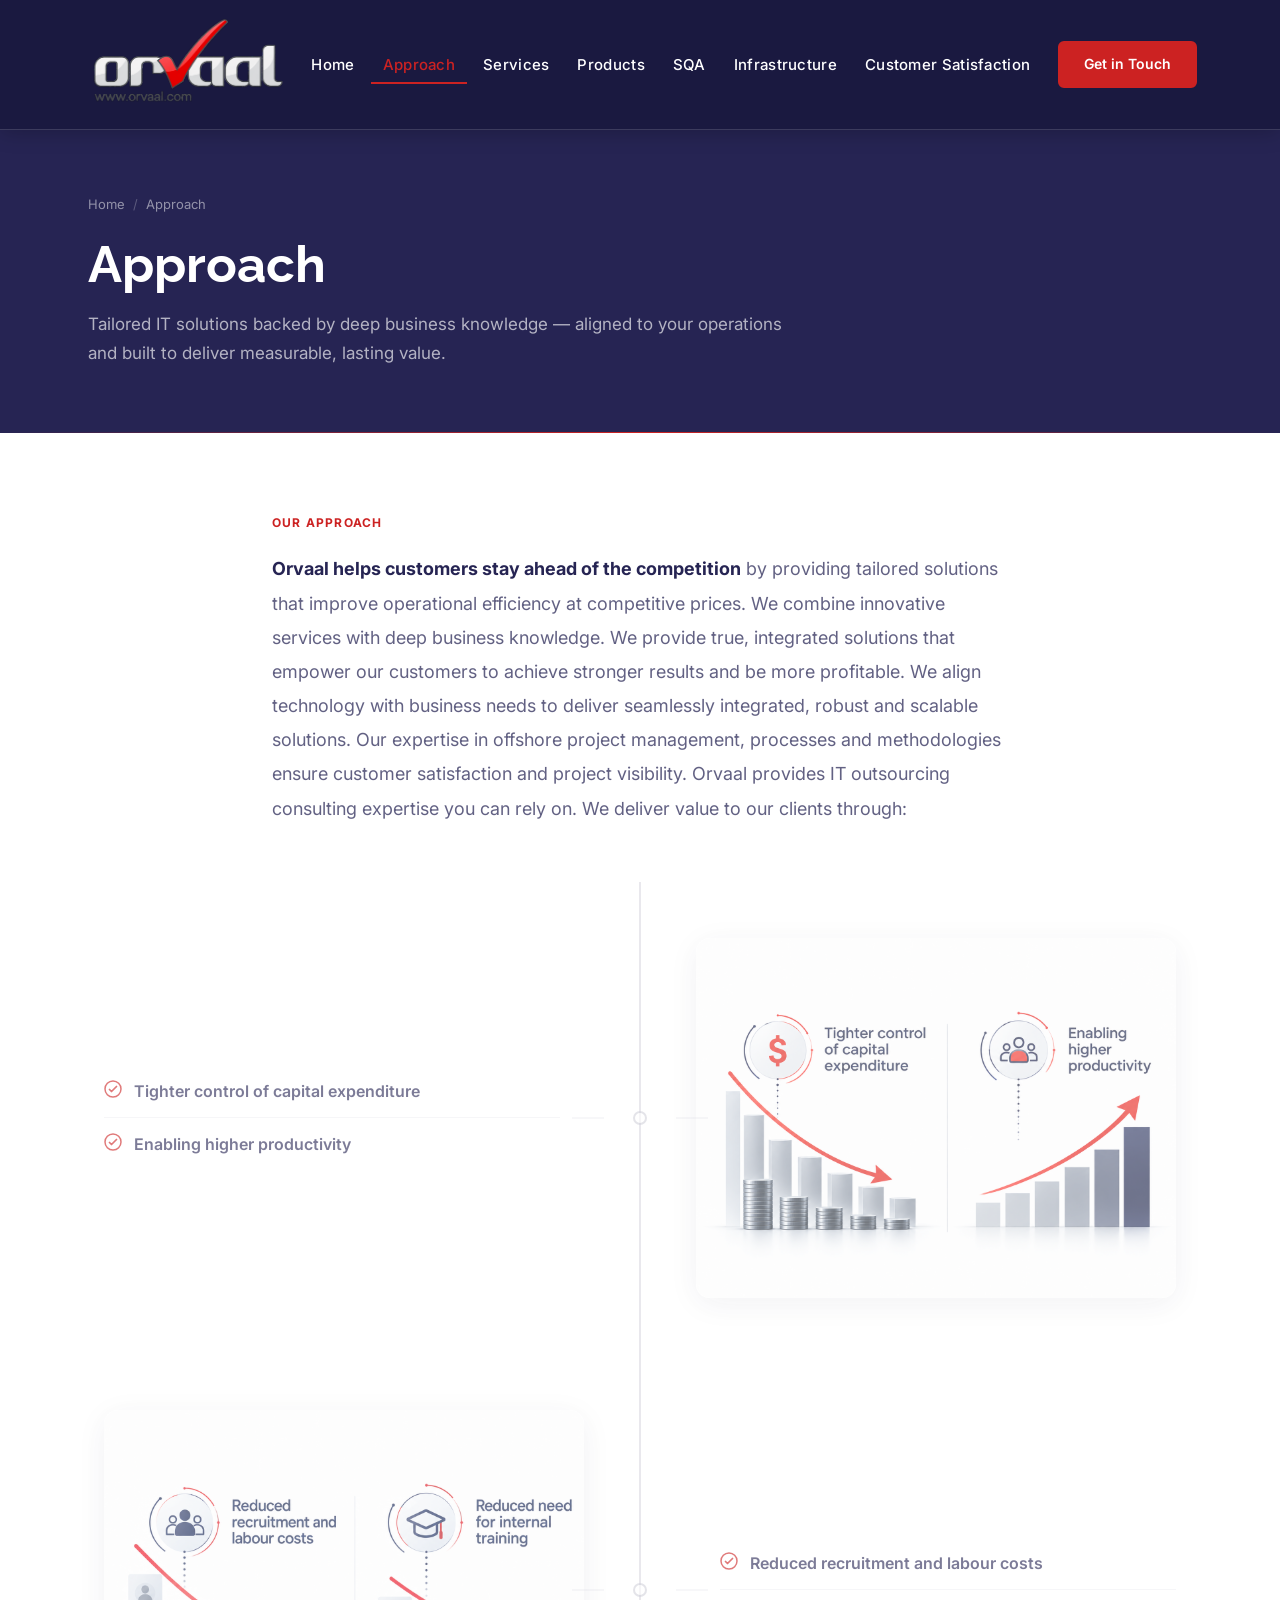
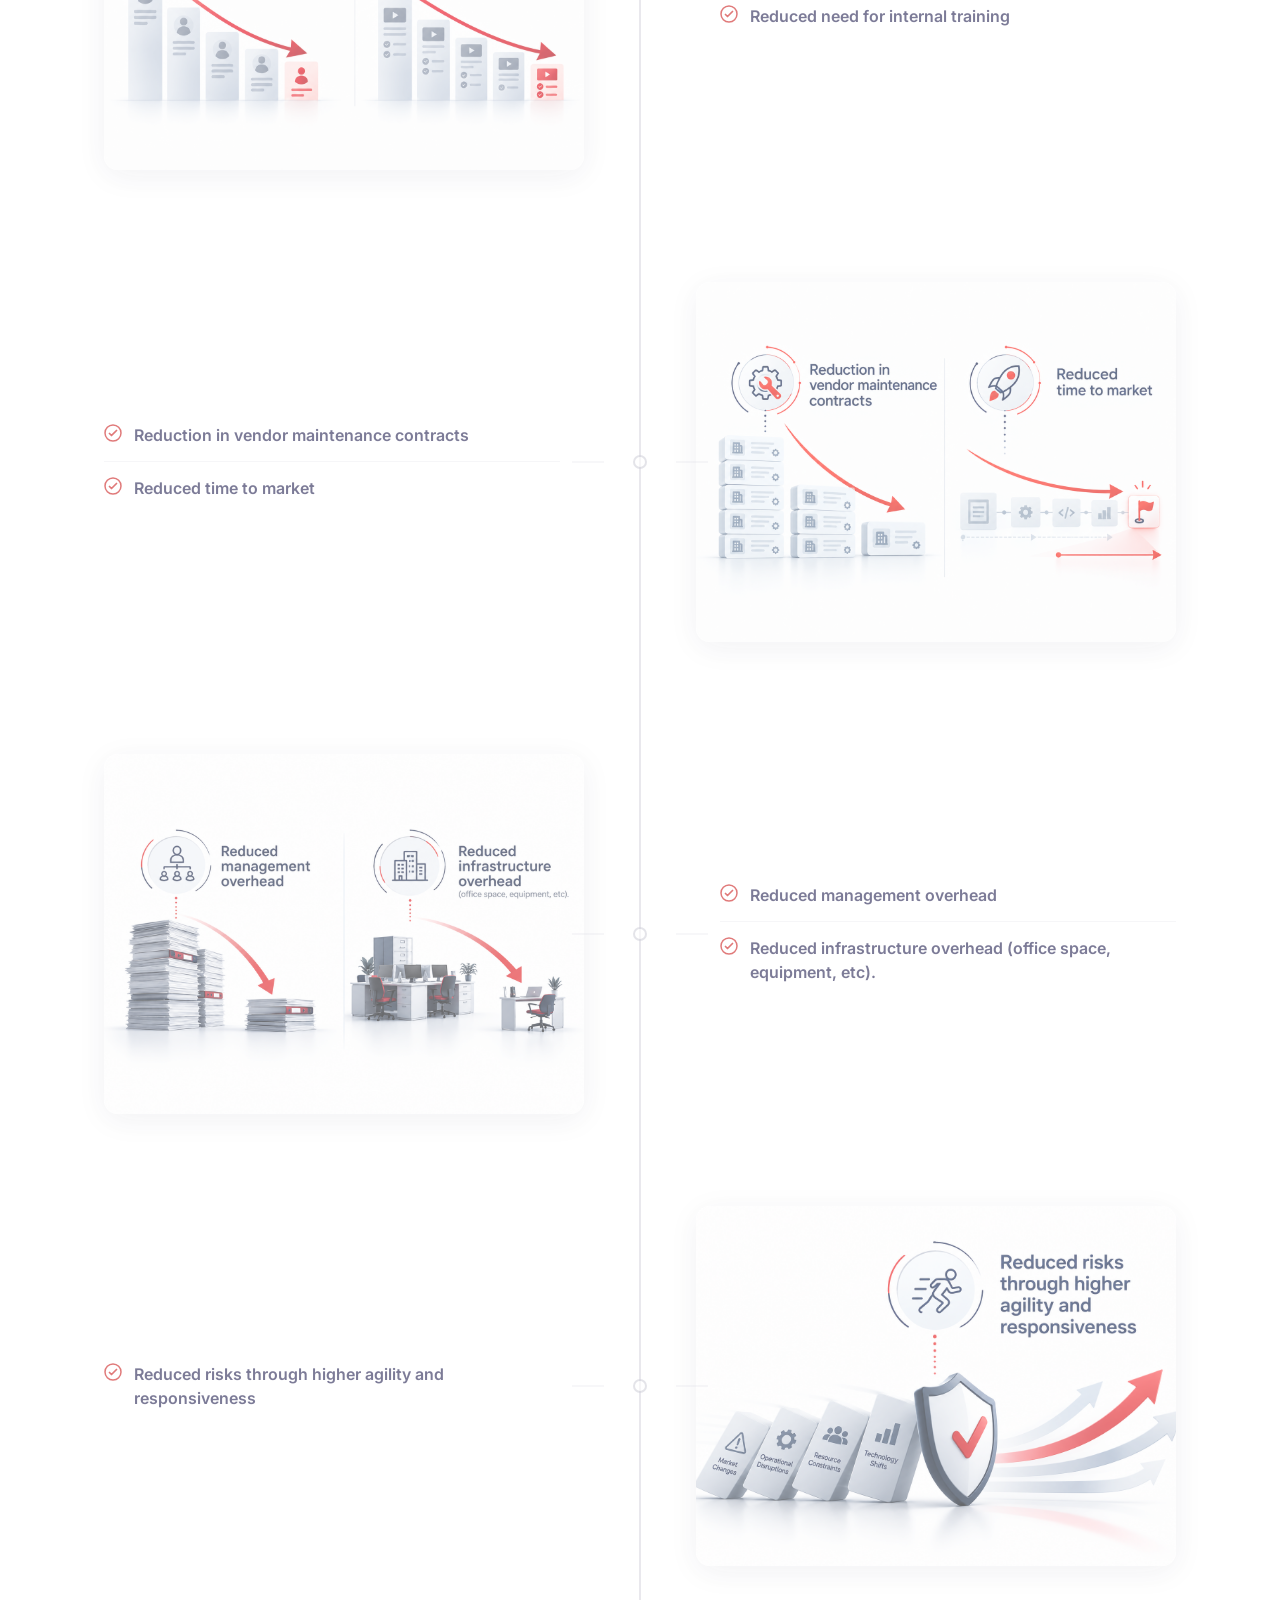
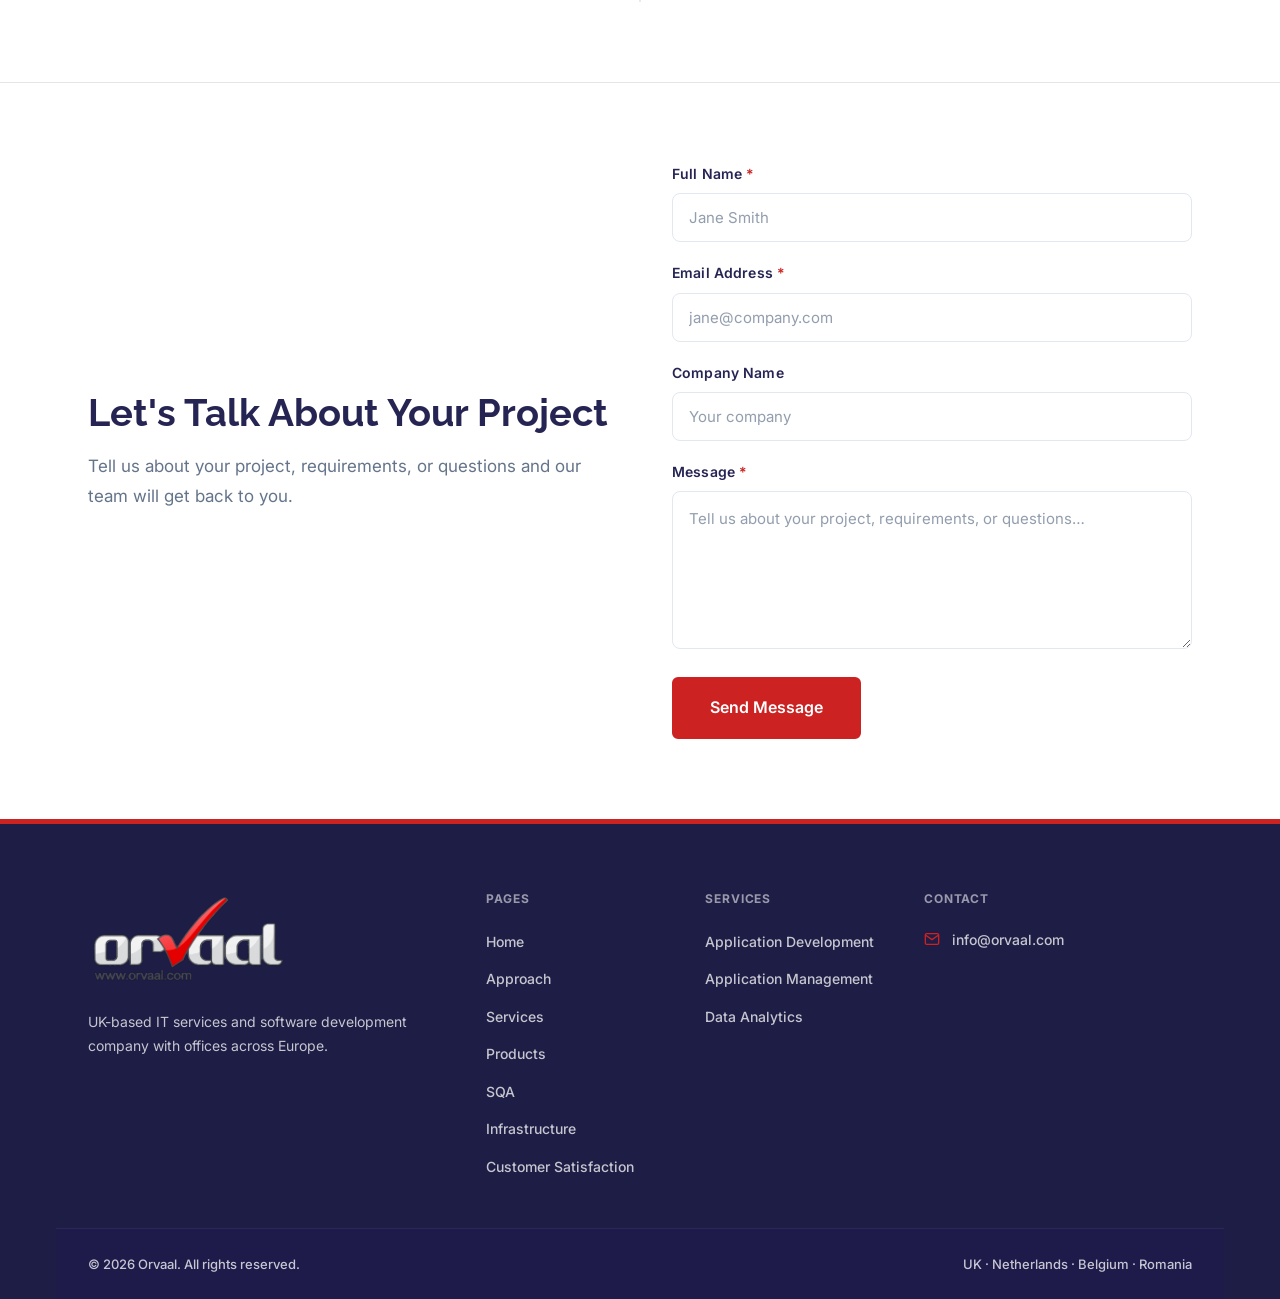
<file: approach.html>
<!DOCTYPE html>
<html lang="en">
<head>
  <meta charset="UTF-8" />
  <meta name="viewport" content="width=device-width, initial-scale=1.0" />
  <meta name="description" content="Orvaal helps customers stay ahead of the competition by providing tailored IT solutions that improve operational efficiency at competitive prices." />
  <title>Approach | Orvaal</title>
  <link rel="stylesheet" href="css/style.css?v=5" />
  <style>
    /* ── Hero scroll-stack only ── */
    .stack-section {
      position: sticky;
      top: 0;
      z-index: var(--s-z, 1);
      will-change: transform;
      isolation: isolate;
      overflow: hidden;
      box-shadow: 0 -8px 30px rgba(0,0,0,0.15);
      transform-origin: top center;
      transition: transform 0.5s cubic-bezier(0.22,1,0.36,1);
    }
    .stack-section + .stack-section { border-radius: 16px 16px 0 0; }
    .stack-section.is-stacked { transform: scale(0.95) translateY(-8px); }
    @media (prefers-reduced-motion: reduce) {
      .stack-section { transition: none !important; will-change: auto; }
      .stack-section.is-stacked { transform: none !important; }
    }
    @media (max-width: 768px) {
      .stack-section {
        position: relative !important; top: auto !important;
        transform: none !important; height: auto !important;
        min-height: auto !important; overflow: visible !important;
        box-shadow: none !important; border-radius: 0 !important;
        will-change: auto !important; isolation: auto !important;
      }
    }

    /* ── Approach intro ── */
    .approach-intro {
      background: #ffffff;
      padding: 80px 0 56px;
    }
    .approach-intro__inner {
      max-width: 800px;
      margin: 0 auto;
      padding: 0 32px;
    }
    .approach-intro__eyebrow {
      font-family: var(--font-sans);
      font-size: 0.75rem;
      font-weight: 700;
      letter-spacing: 0.1em;
      text-transform: uppercase;
      color: #CC2222;
      display: block;
      margin-bottom: 20px;
    }
    .approach-intro__lead {
      font-family: var(--font-sans);
      font-size: 1.125rem;
      line-height: 1.9;
      color: rgba(38,36,83,0.72);
      margin: 0;
    }
    .approach-intro__lead strong { color: #262453; font-weight: 700; }

    /* ── Timeline section ── */
    .timeline-section {
      background: #ffffff;
      padding: 0 0 80px;
    }

    /* Spine: holds the vertical line + all blocks */
    .timeline-spine {
      position: relative;
    }

    /* Background track (always visible, subtle) */
    .timeline-track {
      position: absolute;
      left: 50%;
      top: 0;
      bottom: 0;
      width: 2px;
      background: rgba(38,36,83,0.1);
      transform: translateX(-50%);
      pointer-events: none;
      z-index: 0;
    }

    /* Red fill line — height set by JS on scroll */
    .timeline-fill {
      position: absolute;
      left: 50%;
      top: 0;
      width: 2px;
      height: 0;
      background: linear-gradient(to bottom, #CC2222, rgba(204,34,34,0.55));
      transform: translateX(-50%);
      pointer-events: none;
      z-index: 1;
      transition: height 0.12s linear;
    }

    /* Each alternating block */
    .timeline-block {
      display: grid;
      grid-template-columns: 1fr 80px 1fr;
      align-items: center;
      padding: 48px 0;
      position: relative;
      z-index: 2;
      opacity: 0.6;
      transition: opacity 0.55s ease;
    }
    .timeline-block.is-active { opacity: 1; }

    /* Reversed: image left, text right */
    .timeline-block--reverse .timeline-block__text { order: 3; }
    .timeline-block--reverse .timeline-node  { order: 2; }
    .timeline-block--reverse .timeline-block__media { order: 1; }

    /* Text column */
    .timeline-block__text {
      padding: 16px 40px 16px 16px;
    }
    .timeline-block--reverse .timeline-block__text {
      padding: 16px 16px 16px 40px;
    }

    /* Node column */
    .timeline-node {
      display: flex;
      justify-content: center;
      align-items: center;
      position: relative;
      z-index: 3;
    }
    .timeline-node__dot {
      width: 14px;
      height: 14px;
      border-radius: 50%;
      background: #ffffff;
      border: 2px solid rgba(38,36,83,0.2);
      transition: background 0.35s ease, border-color 0.35s ease,
                  box-shadow 0.35s ease, transform 0.35s ease;
      position: relative;
      z-index: 4;
      flex-shrink: 0;
    }
    .timeline-block.is-active .timeline-node__dot {
      background: #CC2222;
      border-color: #CC2222;
      box-shadow: 0 0 0 5px rgba(204,34,34,0.13);
      transform: scale(1.2);
    }

    /* Horizontal tick from node toward text */
    .timeline-node::before,
    .timeline-node::after {
      content: '';
      position: absolute;
      top: 50%;
      height: 1px;
      width: 32px;
      background: rgba(38,36,83,0.12);
      transform: translateY(-50%);
      transition: background 0.35s ease;
    }
    .timeline-node::before { right: 100%; margin-right: -4px; }
    .timeline-node::after  { left: 100%;  margin-left: -4px; }
    .timeline-block.is-active .timeline-node::before,
    .timeline-block.is-active .timeline-node::after {
      background: rgba(204,34,34,0.35);
    }

    /* Media column */
    .timeline-block__media {
      padding: 8px 16px;
    }
    .timeline-media__card {
      border-radius: 14px;
      overflow: hidden;
      box-shadow: 0 6px 32px rgba(38,36,83,0.1);
      aspect-ratio: 4/3;
      position: relative;
      transition: box-shadow 0.4s ease;
    }
    .timeline-block.is-active .timeline-media__card {
      box-shadow: 0 10px 40px rgba(38,36,83,0.15);
    }
    .timeline-media__card img {
      width: 100%;
      height: 100%;
      object-fit: cover;
      display: block;
      transition: transform 0.65s ease;
    }
    .timeline-block.is-active .timeline-media__card img { transform: scale(1.03); }

    /* Block 5 compact — single benefit, reduced block height */
    .timeline-block--compact { padding: 28px 0; }

    .benefit-list {
      list-style: none;
      padding: 0;
      margin: 0;
      display: flex;
      flex-direction: column;
      gap: 0;
    }
    .benefit-list__item {
      display: flex;
      align-items: flex-start;
      gap: 12px;
      padding: 14px 0;
      border-bottom: 1px solid rgba(38,36,83,0.07);
    }
    .benefit-list__item:first-child { padding-top: 0; }
    .benefit-list__item:last-child  { border-bottom: none; padding-bottom: 0; }
    .benefit-list__icon {
      flex-shrink: 0;
      width: 18px;
      height: 18px;
      margin-top: 1px;
      color: #CC2222;
    }
    .benefit-list__text {
      font-family: var(--font-sans);
      font-size: 1rem;
      font-weight: 600;
      color: #262453;
      line-height: 1.5;
    }

    /* ── Responsive ── */
    @media (max-width: 1100px) {
      .timeline-block__text       { padding: 16px 24px 16px 0; }
      .timeline-block--reverse .timeline-block__text { padding: 16px 0 16px 24px; }
    }
    @media (max-width: 768px) {
      /* Line moves left */
      .timeline-track,
      .timeline-fill {
        left: 20px;
        transform: none;
      }
      /* Blocks become 2-col: node | content */
      .timeline-block,
      .timeline-block--reverse {
        grid-template-columns: 40px 1fr;
        grid-template-rows: auto auto;
        gap: 0 12px;
        padding: 32px 0;
        align-items: start;
      }
      .timeline-node,
      .timeline-block--reverse .timeline-node {
        grid-column: 1;
        grid-row: 1 / 3;
        order: 1;
        align-self: start;
        padding-top: 3px;
        justify-content: center;
      }
      /* hide horizontal ticks on mobile */
      .timeline-node::before,
      .timeline-node::after { display: none; }

      .timeline-block__text,
      .timeline-block--reverse .timeline-block__text {
        grid-column: 2;
        grid-row: 1;
        order: 2;
        padding: 0 16px 20px 0;
      }
      .timeline-block__media,
      .timeline-block--reverse .timeline-block__media {
        grid-column: 2;
        grid-row: 2;
        order: 3;
        padding: 0 16px 0 0;
      }
      .approach-intro { padding: 64px 0 48px; }
      .approach-intro__lead { font-size: 1rem; }
      .timeline-section { padding-bottom: 56px; }
    }
    @media (max-width: 480px) {
      .benefit-list__text { font-size: 0.9375rem; }
    }

    /* Reduced motion */
    @media (prefers-reduced-motion: reduce) {
      .timeline-fill { transition: none !important; }
      .timeline-block { opacity: 1 !important; transition: none !important; }
      .timeline-node__dot { transition: none !important; }
      .timeline-node::before, .timeline-node::after { transition: none !important; }
      .timeline-media__card img { transition: none !important; }
    }
  </style>
</head>
<body>
  <header>
    <nav class="nav nav--scrolled" role="navigation" aria-label="Main navigation">
      <div class="nav__inner">
        <a href="index.html" class="nav__logo" aria-label="Orvaal — Home">
          <img src="assets/images/orvaal-logo.svg" alt="Orvaal" class="nav__logo-img" />
        </a>
        <ul class="nav__links" role="list">
          <li><a href="index.html" class="nav__link">Home</a></li>
          <li><a href="approach.html" class="nav__link active" aria-current="page">Approach</a></li>
          <li><a href="services.html" class="nav__link">Services</a></li>
          <li><a href="products.html" class="nav__link">Products</a></li>
          <li><a href="sqa.html" class="nav__link">SQA</a></li>
          <li><a href="infrastructure.html" class="nav__link">Infrastructure</a></li>
          <li><a href="customer-satisfaction.html" class="nav__link">Customer Satisfaction</a></li>
        </ul>
        <div class="nav__actions">
          <a href="mailto:info@orvaal.com" class="btn btn--primary btn--sm">Get in Touch</a>
          <button class="nav__hamburger" aria-label="Toggle mobile menu" aria-expanded="false" aria-controls="mobileMenu"><span></span><span></span><span></span></button>
        </div>
      </div>
    </nav>
    <div class="nav__mobile" id="mobileMenu">
      <a href="index.html" class="nav__mobile-link">Home</a>
      <a href="approach.html" class="nav__mobile-link">Approach</a>
      <a href="services.html" class="nav__mobile-link">Services</a>
      <a href="products.html" class="nav__mobile-link">Products</a>
      <a href="sqa.html" class="nav__mobile-link">SQA</a>
      <a href="infrastructure.html" class="nav__mobile-link">Infrastructure</a>
      <a href="customer-satisfaction.html" class="nav__mobile-link">Customer Satisfaction</a>
      <a href="mailto:info@orvaal.com" class="btn btn--primary nav__mobile-cta">Get in Touch</a>
    </div>
  </header>

  <main>
    <!-- Hero -->
    <section class="page-hero stack-section" style="--s-z:1;background:#262453;--bg-image:url('https://images.unsplash.com/photo-1531297484001-80022131f5a1?w=1920&q=60&auto=format&fit=crop');" aria-labelledby="page-title">
      <div class="container">
        <div class="page-hero__content">
          <nav class="page-hero__breadcrumb" aria-label="Breadcrumb">
            <a href="index.html">Home</a>
            <span class="page-hero__breadcrumb-sep" aria-hidden="true">/</span>
            <span aria-current="page">Approach</span>
          </nav>
          <h1 class="page-hero__title" id="page-title">Approach</h1>
          <!-- COPY PENDING CLIENT APPROVAL -->
          <p class="page-hero__subtitle">Tailored IT solutions backed by deep business knowledge — aligned to your operations and built to deliver measurable, lasting value.</p>
        </div>
      </div>
    </section>

    <!-- Intro -->
    <div class="approach-intro" role="region" aria-label="Our Approach">
      <div class="approach-intro__inner">
        <span class="approach-intro__eyebrow">Our Approach</span>
        <p class="approach-intro__lead"><strong>Orvaal helps customers stay ahead of the competition</strong> by providing tailored solutions that improve operational efficiency at competitive prices. We combine innovative services with deep business knowledge. We provide true, integrated solutions that empower our customers to achieve stronger results and be more profitable. We align technology with business needs to deliver seamlessly integrated, robust and scalable solutions. Our expertise in offshore project management, processes and methodologies ensure customer satisfaction and project visibility. Orvaal provides IT outsourcing consulting expertise you can rely on. We deliver value to our clients through:</p>
      </div>
    </div>

    <!-- Timeline -->
    <section class="timeline-section" aria-label="Value delivered">
      <div class="container">
        <div class="timeline-spine">

          <!-- Line track and fill -->
          <div class="timeline-track" aria-hidden="true"></div>
          <div class="timeline-fill" aria-hidden="true" id="timelineFill"></div>

          <!-- Block 1 — text left / image right -->
          <div class="timeline-block" aria-label="Block 1">
            <div class="timeline-block__text">
              <ul class="benefit-list">
                <li class="benefit-list__item">
                  <svg class="benefit-list__icon" viewBox="0 0 18 18" fill="none" aria-hidden="true">
                    <circle cx="9" cy="9" r="8" stroke="currentColor" stroke-width="1.5"/>
                    <path d="M5.5 9.5L7.5 11.5L12.5 6.5" stroke="currentColor" stroke-width="1.75" stroke-linecap="round" stroke-linejoin="round"/>
                  </svg>
                  <span class="benefit-list__text">Tighter control of capital expenditure</span>
                </li>
                <li class="benefit-list__item">
                  <svg class="benefit-list__icon" viewBox="0 0 18 18" fill="none" aria-hidden="true">
                    <circle cx="9" cy="9" r="8" stroke="currentColor" stroke-width="1.5"/>
                    <path d="M5.5 9.5L7.5 11.5L12.5 6.5" stroke="currentColor" stroke-width="1.75" stroke-linecap="round" stroke-linejoin="round"/>
                  </svg>
                  <span class="benefit-list__text">Enabling higher productivity</span>
                </li>
              </ul>
            </div>
            <div class="timeline-node" aria-hidden="true">
              <div class="timeline-node__dot"></div>
            </div>
            <div class="timeline-block__media">
              <div class="timeline-media__card">
                <img src="assets/images/approach-capex-productivity.png" alt="Tighter control of capital expenditure and enabling higher productivity" width="800" height="600" />
              </div>
            </div>
          </div>

          <!-- Block 2 — image left / text right -->
          <div class="timeline-block timeline-block--reverse" aria-label="Block 2">
            <div class="timeline-block__text">
              <ul class="benefit-list">
                <li class="benefit-list__item">
                  <svg class="benefit-list__icon" viewBox="0 0 18 18" fill="none" aria-hidden="true">
                    <circle cx="9" cy="9" r="8" stroke="currentColor" stroke-width="1.5"/>
                    <path d="M5.5 9.5L7.5 11.5L12.5 6.5" stroke="currentColor" stroke-width="1.75" stroke-linecap="round" stroke-linejoin="round"/>
                  </svg>
                  <span class="benefit-list__text">Reduced recruitment and labour costs</span>
                </li>
                <li class="benefit-list__item">
                  <svg class="benefit-list__icon" viewBox="0 0 18 18" fill="none" aria-hidden="true">
                    <circle cx="9" cy="9" r="8" stroke="currentColor" stroke-width="1.5"/>
                    <path d="M5.5 9.5L7.5 11.5L12.5 6.5" stroke="currentColor" stroke-width="1.75" stroke-linecap="round" stroke-linejoin="round"/>
                  </svg>
                  <span class="benefit-list__text">Reduced need for internal training</span>
                </li>
              </ul>
            </div>
            <div class="timeline-node" aria-hidden="true">
              <div class="timeline-node__dot"></div>
            </div>
            <div class="timeline-block__media">
              <div class="timeline-media__card">
                <img src="assets/images/approach-recruitment-training.png" alt="Reduced recruitment and labour costs, reduced need for internal training" width="800" height="600" />
              </div>
            </div>
          </div>

          <!-- Block 3 — text left / image right -->
          <div class="timeline-block" aria-label="Block 3">
            <div class="timeline-block__text">
              <ul class="benefit-list">
                <li class="benefit-list__item">
                  <svg class="benefit-list__icon" viewBox="0 0 18 18" fill="none" aria-hidden="true">
                    <circle cx="9" cy="9" r="8" stroke="currentColor" stroke-width="1.5"/>
                    <path d="M5.5 9.5L7.5 11.5L12.5 6.5" stroke="currentColor" stroke-width="1.75" stroke-linecap="round" stroke-linejoin="round"/>
                  </svg>
                  <span class="benefit-list__text">Reduction in vendor maintenance contracts</span>
                </li>
                <li class="benefit-list__item">
                  <svg class="benefit-list__icon" viewBox="0 0 18 18" fill="none" aria-hidden="true">
                    <circle cx="9" cy="9" r="8" stroke="currentColor" stroke-width="1.5"/>
                    <path d="M5.5 9.5L7.5 11.5L12.5 6.5" stroke="currentColor" stroke-width="1.75" stroke-linecap="round" stroke-linejoin="round"/>
                  </svg>
                  <span class="benefit-list__text">Reduced time to market</span>
                </li>
              </ul>
            </div>
            <div class="timeline-node" aria-hidden="true">
              <div class="timeline-node__dot"></div>
            </div>
            <div class="timeline-block__media">
              <div class="timeline-media__card">
                <img src="assets/images/approach-vendor-timetomarket.png" alt="Reduction in vendor maintenance contracts and reduced time to market" width="800" height="600" />
              </div>
            </div>
          </div>

          <!-- Block 4 — image left / text right -->
          <div class="timeline-block timeline-block--reverse" aria-label="Block 4">
            <div class="timeline-block__text">
              <ul class="benefit-list">
                <li class="benefit-list__item">
                  <svg class="benefit-list__icon" viewBox="0 0 18 18" fill="none" aria-hidden="true">
                    <circle cx="9" cy="9" r="8" stroke="currentColor" stroke-width="1.5"/>
                    <path d="M5.5 9.5L7.5 11.5L12.5 6.5" stroke="currentColor" stroke-width="1.75" stroke-linecap="round" stroke-linejoin="round"/>
                  </svg>
                  <span class="benefit-list__text">Reduced management overhead</span>
                </li>
                <li class="benefit-list__item">
                  <svg class="benefit-list__icon" viewBox="0 0 18 18" fill="none" aria-hidden="true">
                    <circle cx="9" cy="9" r="8" stroke="currentColor" stroke-width="1.5"/>
                    <path d="M5.5 9.5L7.5 11.5L12.5 6.5" stroke="currentColor" stroke-width="1.75" stroke-linecap="round" stroke-linejoin="round"/>
                  </svg>
                  <span class="benefit-list__text">Reduced infrastructure overhead (office space, equipment, etc).</span>
                </li>
              </ul>
            </div>
            <div class="timeline-node" aria-hidden="true">
              <div class="timeline-node__dot"></div>
            </div>
            <div class="timeline-block__media">
              <div class="timeline-media__card">
                <img src="assets/images/approach-management-infrastructure.png" alt="Reduced management overhead and reduced infrastructure overhead" width="800" height="600" />
              </div>
            </div>
          </div>

          <!-- Block 5 — text left / image right (single benefit, compact) -->
          <div class="timeline-block timeline-block--compact" aria-label="Block 5">
            <div class="timeline-block__text">
              <ul class="benefit-list">
                <li class="benefit-list__item">
                  <svg class="benefit-list__icon" viewBox="0 0 18 18" fill="none" aria-hidden="true">
                    <circle cx="9" cy="9" r="8" stroke="currentColor" stroke-width="1.5"/>
                    <path d="M5.5 9.5L7.5 11.5L12.5 6.5" stroke="currentColor" stroke-width="1.75" stroke-linecap="round" stroke-linejoin="round"/>
                  </svg>
                  <span class="benefit-list__text">Reduced risks through higher agility and responsiveness</span>
                </li>
              </ul>
            </div>
            <div class="timeline-node" aria-hidden="true">
              <div class="timeline-node__dot"></div>
            </div>
            <div class="timeline-block__media">
              <div class="timeline-media__card">
                <img src="assets/images/approach-agility-responsiveness.png" alt="Reduced risks through higher agility and responsiveness" width="800" height="600" />
              </div>
            </div>
          </div>

        </div><!-- end timeline-spine -->
      </div>
    </section>

    <section class="lead-form-section" aria-labelledby="lf-heading-ap">
      <div class="container">
        <div class="lead-form-section__inner">
          <div class="lead-form-section__intro">
            <h2 class="lead-form-section__heading" id="lf-heading-ap">Let's Talk About Your Project</h2>
            <p class="lead-form-section__copy">Tell us about your project, requirements, or questions and our team will get back to you.</p>
          </div>
          <div class="lead-form-section__form">
            <form id="lead-form-approach" class="lead-form" action="contact-submit.php" method="post" novalidate>
              <input type="hidden" name="source_page" value="approach" />
              <div class="form-group">
                <label class="form-label" for="lf-name-ap">Full Name <span aria-hidden="true">*</span></label>
                <input class="form-control" type="text" id="lf-name-ap" name="full_name" placeholder="Jane Smith" autocomplete="name" required />
              </div>
              <div class="form-group">
                <label class="form-label" for="lf-email-ap">Email Address <span aria-hidden="true">*</span></label>
                <input class="form-control" type="email" id="lf-email-ap" name="email" placeholder="jane@company.com" autocomplete="email" required />
              </div>
              <div class="form-group">
                <label class="form-label" for="lf-company-ap">Company Name</label>
                <input class="form-control" type="text" id="lf-company-ap" name="company" placeholder="Your company" autocomplete="organization" />
              </div>
              <div class="form-group">
                <label class="form-label" for="lf-message-ap">Message <span aria-hidden="true">*</span></label>
                <textarea class="form-control" id="lf-message-ap" name="message" placeholder="Tell us about your project, requirements, or questions…" rows="5" required></textarea>
              </div>
              <div class="form-submit">
                <button type="submit" class="btn btn--primary btn--lg">Send Message</button>
              </div>
            </form>
          </div>
        </div>
      </div>
    </section>
  </main>

  <footer class="footer" role="contentinfo">
    <div class="container">
      <div class="footer__grid">
        <div>
          <img src="assets/images/orvaal-logo.svg" alt="Orvaal" class="footer__logo-img" />
          <p class="footer__brand-desc">UK-based IT services and software development company with offices across Europe.</p>
        </div>
        <nav aria-label="Footer navigation">
          <p class="footer__heading">Pages</p>
          <ul class="footer__links">
            <li><a href="index.html" class="footer__link">Home</a></li>
            <li><a href="approach.html" class="footer__link">Approach</a></li>
            <li><a href="services.html" class="footer__link">Services</a></li>
            <li><a href="products.html" class="footer__link">Products</a></li>
            <li><a href="sqa.html" class="footer__link">SQA</a></li>
            <li><a href="infrastructure.html" class="footer__link">Infrastructure</a></li>
            <li><a href="customer-satisfaction.html" class="footer__link">Customer Satisfaction</a></li>
          </ul>
        </nav>
        <div>
          <p class="footer__heading">Services</p>
          <ul class="footer__links">
            <li><a href="services.html" class="footer__link">Application Development</a></li>
            <li><a href="services.html" class="footer__link">Application Management</a></li>
            <li><a href="services.html" class="footer__link">Data Analytics</a></li>
          </ul>
        </div>
        <address style="font-style:normal;">
          <p class="footer__heading">Contact</p>
          <div class="footer__contact-item">
            <svg class="footer__contact-icon" width="16" height="16" viewBox="0 0 24 24" fill="none" stroke="currentColor" stroke-width="2"><path d="M4 4h16c1.1 0 2 .9 2 2v12c0 1.1-.9 2-2 2H4c-1.1 0-2-.9-2-2V6c0-1.1.9-2 2-2z"/><polyline points="22,6 12,13 2,6"/></svg>
            <span class="footer__contact-text"><a href="mailto:info@orvaal.com" class="footer__link">info@orvaal.com</a></span>
          </div>
        </address>
      </div>
      <div class="footer__bottom">
        <p>© <span id="year">2026</span> Orvaal. All rights reserved.</p>
        <p>UK · Netherlands · Belgium · Romania</p>
      </div>
    </div>
  </footer>

  <script src="js/main.js"></script>
  <script>document.getElementById('year').textContent = new Date().getFullYear();</script>
  <script>
    (function () {
      var spine  = document.querySelector('.timeline-spine');
      var fill   = document.getElementById('timelineFill');
      var blocks = document.querySelectorAll('.timeline-block');

      /* Progressive fill line — tracks scroll position */
      function updateFill() {
        if (!spine || !fill) return;
        var rect     = spine.getBoundingClientRect();
        var vh       = window.innerHeight;
        var progress = (vh * 0.55 - rect.top) / rect.height;
        progress = Math.max(0, Math.min(1, progress));
        fill.style.height = Math.round(progress * spine.offsetHeight) + 'px';
      }

      /* Block activation on scroll */
      if ('IntersectionObserver' in window) {
        var obs = new IntersectionObserver(function (entries) {
          entries.forEach(function (e) {
            e.target.classList.toggle('is-active', e.isIntersecting);
          });
        }, { threshold: 0.3 });
        blocks.forEach(function (b) { obs.observe(b); });
      } else {
        blocks.forEach(function (b) { b.classList.add('is-active'); });
      }

      /* Reduced-motion: skip all animation, show everything at once */
      if (window.matchMedia('(prefers-reduced-motion: reduce)').matches) {
        blocks.forEach(function (b) { b.classList.add('is-active'); });
        if (fill) fill.style.height = '100%';
      } else {
        window.addEventListener('scroll', updateFill, { passive: true });
        updateFill();
      }
    }());
  </script>
</body>
</html>
</file>
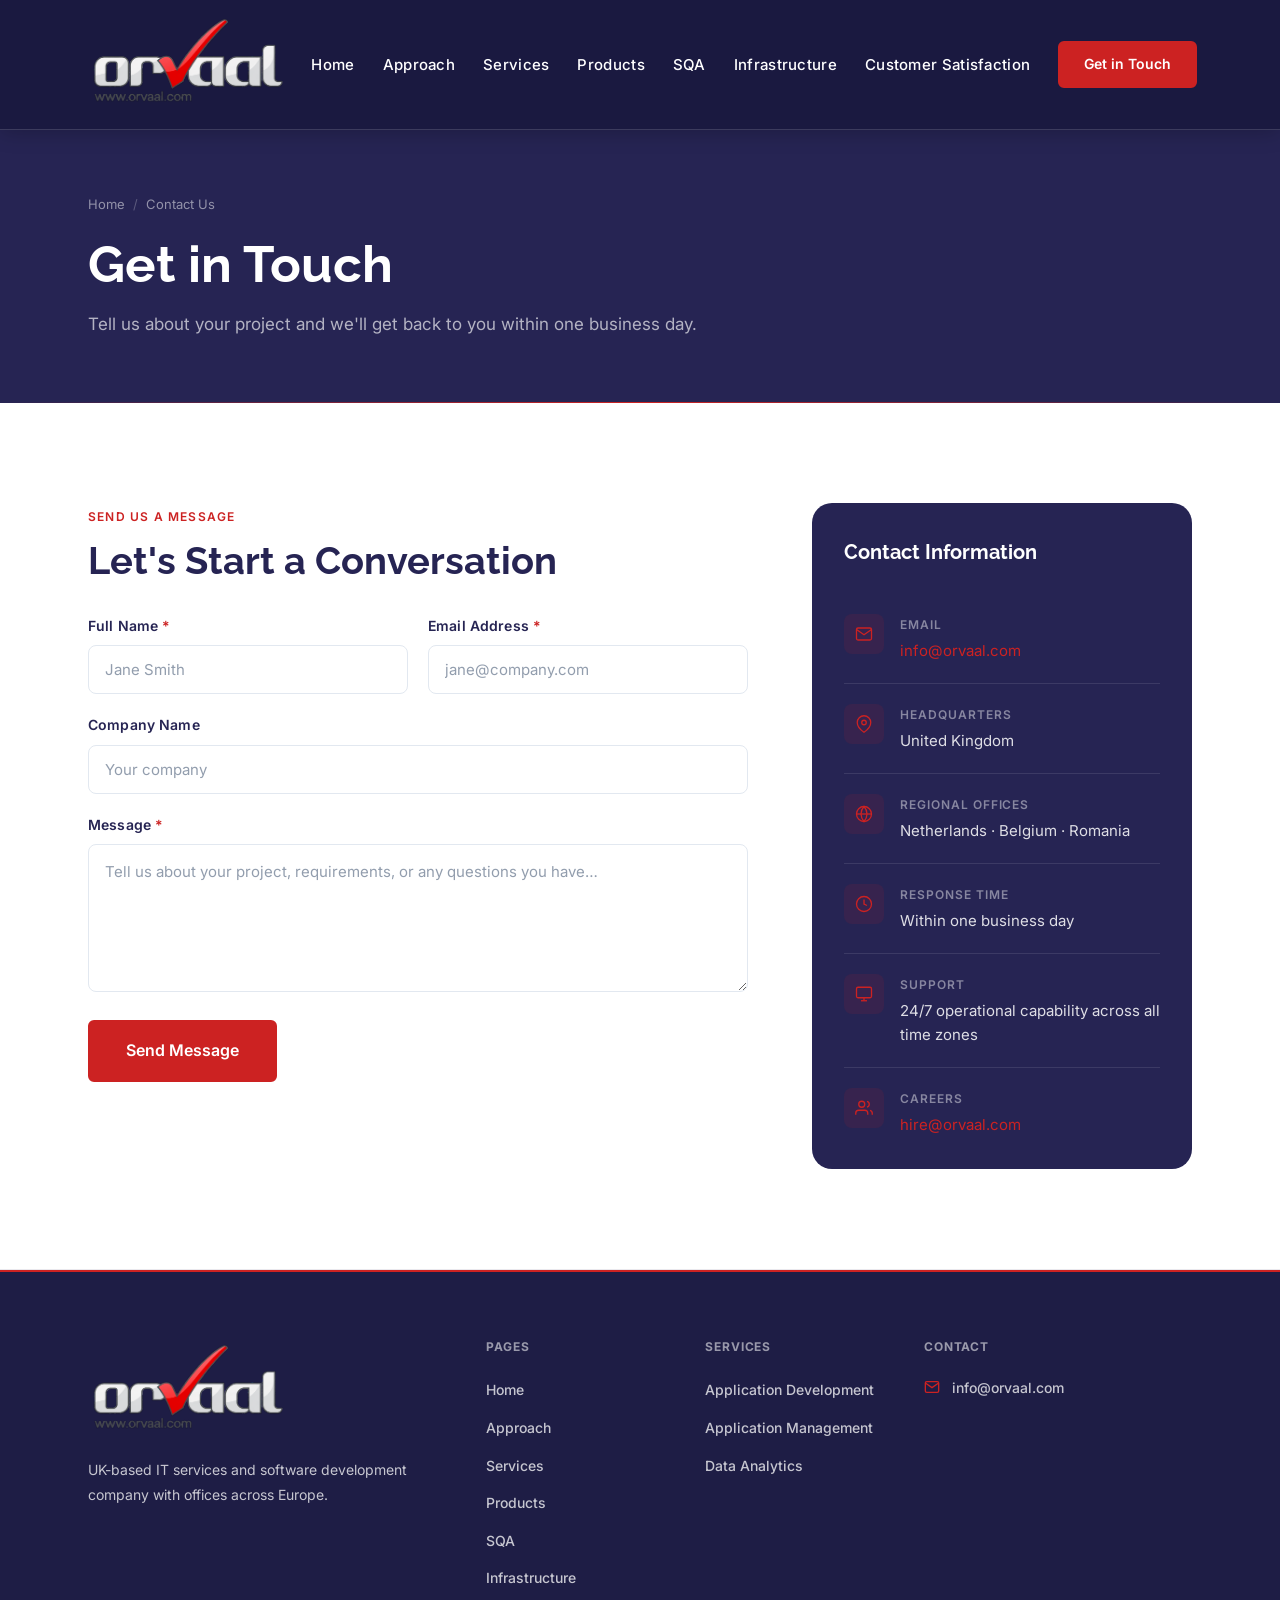
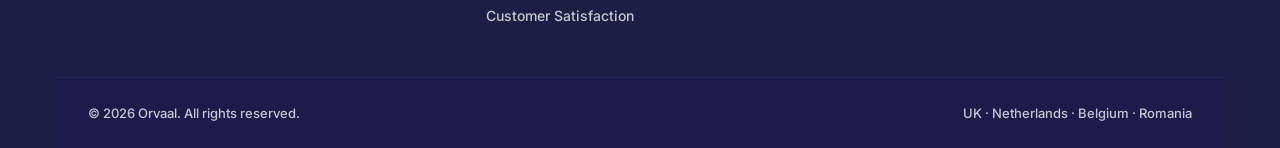
<file: contact.html>
<!DOCTYPE html>
<html lang="en">
<head>
  <meta charset="UTF-8" />
  <meta name="viewport" content="width=device-width, initial-scale=1.0" />
  <meta name="description" content="Contact Orvaal — get in touch with our team to discuss your project, request a demo, or ask about our services." />
  <title>Contact Us | Orvaal</title>
  <link rel="stylesheet" href="css/style.css?v=5" />
  <style>
    /* ── Scroll stack — solid, no bleed-through ── */
    .stack-section {
      position: sticky;
      top: 0;
      z-index: var(--s-z, 1);
      will-change: transform;
      isolation: isolate;
      overflow: hidden;
      box-shadow: 0 -8px 30px rgba(0, 0, 0, 0.15);
      transform-origin: top center;
      transition: transform 0.5s cubic-bezier(0.22, 1, 0.36, 1);
    }
    .stack-section + .stack-section { border-radius: 16px 16px 0 0; }
    .stack-section.is-stacked { transform: scale(0.95) translateY(-8px); }
    @media (prefers-reduced-motion: reduce) {
      .stack-section { transition: none !important; will-change: auto; }
      .stack-section.is-stacked { transform: none !important; }
    }
      /* ── Mobile: fully disable scroll-stack ── */
    @media (max-width: 768px) {
      .stack-section {
        position: relative !important;
        top: auto !important;
        transform: none !important;
        height: auto !important;
        min-height: auto !important;
        overflow: visible !important;
        box-shadow: none !important;
        border-radius: 0 !important;
        will-change: auto !important;
        isolation: auto !important;
      }
      .stack-section.is-stacked {
        transform: none !important;
      }
    }
</style>
</head>
<body>
  <header>
    <nav class="nav nav--scrolled" role="navigation" aria-label="Main navigation">
      <div class="nav__inner">
        <a href="index.html" class="nav__logo" aria-label="Orvaal — Home">
          <img src="assets/images/orvaal-logo.svg" alt="Orvaal" class="nav__logo-img" />
          

        </a>
        <ul class="nav__links" role="list">
          <li><a href="index.html" class="nav__link">Home</a></li>
          <li><a href="approach.html" class="nav__link">Approach</a></li>
          <li><a href="services.html" class="nav__link">Services</a></li>
          <li><a href="products.html" class="nav__link">Products</a></li>
          <li><a href="sqa.html" class="nav__link">SQA</a></li>
          <li><a href="infrastructure.html" class="nav__link">Infrastructure</a></li>
          <li><a href="customer-satisfaction.html" class="nav__link">Customer Satisfaction</a></li>
        </ul>
        <div class="nav__actions">
          <a href="mailto:info@orvaal.com" class="btn btn--primary btn--sm active">Get in Touch</a>
          <button class="nav__hamburger" aria-label="Toggle mobile menu" aria-expanded="false" aria-controls="mobileMenu"><span></span><span></span><span></span></button>
        </div>
      </div>
    </nav>
    <div class="nav__mobile" id="mobileMenu">
      <a href="index.html" class="nav__mobile-link">Home</a>
      <a href="approach.html" class="nav__mobile-link">Approach</a>
      <a href="services.html" class="nav__mobile-link">Services</a>
      <a href="products.html" class="nav__mobile-link">Products</a>
      <a href="sqa.html" class="nav__mobile-link">SQA</a>
      <a href="infrastructure.html" class="nav__mobile-link">Infrastructure</a>
      <a href="customer-satisfaction.html" class="nav__mobile-link">Customer Satisfaction</a>
      <a href="mailto:info@orvaal.com" class="btn btn--primary nav__mobile-cta">Get in Touch</a>
    </div>
  </header>

  <main>
    <section class="page-hero stack-section" style="--s-z:1;background:#262453;--bg-image:url('https://images.unsplash.com/photo-1423666639041-f56000c27a9a?w=1920&q=60&auto=format&fit=crop');" aria-labelledby="page-title">
      <div class="container">
        <div class="page-hero__content">
          <nav class="page-hero__breadcrumb" aria-label="Breadcrumb">
            <a href="index.html">Home</a>
            <span class="page-hero__breadcrumb-sep">/</span>
            <span aria-current="page">Contact Us</span>
          </nav>
          <h1 class="page-hero__title" id="page-title">Get in Touch</h1>
          <p class="page-hero__subtitle">Tell us about your project and we'll get back to you within one business day.</p>
        </div>
      </div>
    </section>

    <!-- Contact Form + Info -->
    <section class="section stack-section" style="--s-z:2;background:#ffffff" aria-labelledby="contact-form-title">
      <div class="container">
        <div class="contact-grid">

          <!-- Form -->
          <div>
            <span class="eyebrow">Send Us a Message</span>
            <h2 class="section-title" id="contact-form-title" style="margin-bottom:var(--space-8);">Let's Start a Conversation</h2>

            <!-- Form -->
            <form class="contact-form reveal" id="contactForm" action="contact-submit.php" method="post" novalidate>
              <input type="hidden" name="source_page" value="contact" />
              <div class="form-row">
                <div class="form-group">
                  <label class="form-label" for="fullName">Full Name <span>*</span></label>
                  <input class="form-control" type="text" id="fullName" name="fullName" placeholder="Jane Smith" required autocomplete="name" />
                </div>
                <div class="form-group">
                  <label class="form-label" for="email">Email Address <span>*</span></label>
                  <input class="form-control" type="email" id="email" name="email" placeholder="jane@company.com" required autocomplete="email" />
                </div>
              </div>
              <div class="form-group">
                <label class="form-label" for="company">Company Name</label>
                <input class="form-control" type="text" id="company" name="company" placeholder="Your company" autocomplete="organization" />
              </div>
              <div class="form-group">
                <label class="form-label" for="message">Message <span>*</span></label>
                <textarea class="form-control" id="message" name="message" placeholder="Tell us about your project, requirements, or any questions you have…" required></textarea>
              </div>
              <div class="form-submit">
                <button type="submit" class="btn btn--primary btn--lg">Send Message</button>
              </div>
            </form>
          </div>

          <!-- Info sidebar -->
          <div class="reveal reveal-delay-2">
            <div class="contact-info-box">
              <p class="contact-info-box__title">Contact Information</p>

              <div class="contact-info-item">
                <div class="contact-info-item__icon">
                  <svg width="18" height="18" viewBox="0 0 24 24" fill="none" stroke="currentColor" stroke-width="1.75"><path d="M4 4h16c1.1 0 2 .9 2 2v12c0 1.1-.9 2-2 2H4c-1.1 0-2-.9-2-2V6c0-1.1.9-2 2-2z"/><polyline points="22,6 12,13 2,6"/></svg>
                </div>
                <div>
                  <p class="contact-info-item__label">Email</p>
                  <p class="contact-info-item__value"><a href="mailto:info@orvaal.com">info@orvaal.com</a></p>
                </div>
              </div>

              <div class="contact-info-item">
                <div class="contact-info-item__icon">
                  <svg width="18" height="18" viewBox="0 0 24 24" fill="none" stroke="currentColor" stroke-width="1.75"><path d="M21 10c0 7-9 13-9 13s-9-6-9-13a9 9 0 0 1 18 0z"/><circle cx="12" cy="10" r="3"/></svg>
                </div>
                <div>
                  <p class="contact-info-item__label">Headquarters</p>
                  <p class="contact-info-item__value">United Kingdom</p>
                </div>
              </div>

              <div class="contact-info-item">
                <div class="contact-info-item__icon">
                  <svg width="18" height="18" viewBox="0 0 24 24" fill="none" stroke="currentColor" stroke-width="1.75"><circle cx="12" cy="12" r="10"/><line x1="2" y1="12" x2="22" y2="12"/><path d="M12 2a15.3 15.3 0 0 1 4 10 15.3 15.3 0 0 1-4 10 15.3 15.3 0 0 1-4-10 15.3 15.3 0 0 1 4-10z"/></svg>
                </div>
                <div>
                  <p class="contact-info-item__label">Regional Offices</p>
                  <p class="contact-info-item__value">Netherlands · Belgium · Romania</p>
                </div>
              </div>

              <div class="contact-info-item">
                <div class="contact-info-item__icon">
                  <svg width="18" height="18" viewBox="0 0 24 24" fill="none" stroke="currentColor" stroke-width="1.75"><circle cx="12" cy="12" r="10"/><polyline points="12 6 12 12 16 14"/></svg>
                </div>
                <div>
                  <p class="contact-info-item__label">Response Time</p>
                  <p class="contact-info-item__value">Within one business day</p>
                </div>
              </div>

              <div class="contact-info-item">
                <div class="contact-info-item__icon">
                  <svg width="18" height="18" viewBox="0 0 24 24" fill="none" stroke="currentColor" stroke-width="1.75"><rect x="2" y="3" width="20" height="14" rx="2"/><line x1="8" y1="21" x2="16" y2="21"/><line x1="12" y1="17" x2="12" y2="21"/></svg>
                </div>
                <div>
                  <p class="contact-info-item__label">Support</p>
                  <p class="contact-info-item__value">24/7 operational capability across all time zones</p>
                </div>
              </div>

              <div class="contact-info-item">
                <div class="contact-info-item__icon">
                  <svg width="18" height="18" viewBox="0 0 24 24" fill="none" stroke="currentColor" stroke-width="1.75"><path d="M17 21v-2a4 4 0 0 0-4-4H5a4 4 0 0 0-4 4v2"/><circle cx="9" cy="7" r="4"/><path d="M23 21v-2a4 4 0 0 0-3-3.87"/><path d="M16 3.13a4 4 0 0 1 0 7.75"/></svg>
                </div>
                <div>
                  <p class="contact-info-item__label">Careers</p>
                  <p class="contact-info-item__value"><a href="mailto:hire@orvaal.com">hire@orvaal.com</a></p>
                </div>
              </div>
            </div>
          </div>

        </div>
      </div>
    </section>
  </main>

  <footer class="footer" role="contentinfo">
    <div class="container">
      <div class="footer__grid">
        <div><img src="assets/images/orvaal-logo.svg" alt="Orvaal" class="footer__logo-img" /><p class="footer__brand-desc">UK-based IT services and software development company with offices across Europe.</p></div>
        <nav aria-label="Footer navigation"><p class="footer__heading">Pages</p><ul class="footer__links"><li><a href="index.html" class="footer__link">Home</a></li><li><a href="approach.html" class="footer__link">Approach</a></li><li><a href="services.html" class="footer__link">Services</a></li><li><a href="products.html" class="footer__link">Products</a></li><li><a href="sqa.html" class="footer__link">SQA</a></li><li><a href="infrastructure.html" class="footer__link">Infrastructure</a></li><li><a href="customer-satisfaction.html" class="footer__link">Customer Satisfaction</a></li></ul></nav>
        <div><p class="footer__heading">Services</p><ul class="footer__links"><li><a href="services.html" class="footer__link">Application Development</a></li><li><a href="services.html" class="footer__link">Application Management</a></li><li><a href="services.html" class="footer__link">Data Analytics</a></li></ul></div>
        <address style="font-style:normal;"><p class="footer__heading">Contact</p><div class="footer__contact-item"><svg class="footer__contact-icon" width="16" height="16" viewBox="0 0 24 24" fill="none" stroke="currentColor" stroke-width="2"><path d="M4 4h16c1.1 0 2 .9 2 2v12c0 1.1-.9 2-2 2H4c-1.1 0-2-.9-2-2V6c0-1.1.9-2 2-2z"/><polyline points="22,6 12,13 2,6"/></svg><span class="footer__contact-text"><a href="mailto:info@orvaal.com" class="footer__link">info@orvaal.com</a></span></div></address>
      </div>
      <div class="footer__bottom"><p>© <span id="year">2026</span> Orvaal. All rights reserved.</p><p>UK · Netherlands · Belgium · Romania</p></div>
    </div>
  </footer>
  <script src="js/main.js"></script>
  <script>
    document.getElementById('year').textContent = new Date().getFullYear();

    (function () {
      var form = document.getElementById('contactForm');
      if (!form) return;

      function showError(input, msg) {
        input.classList.add('is-invalid');
        var err = input.parentNode.querySelector('.form-error');
        if (!err) {
          err = document.createElement('span');
          err.className = 'form-error';
          err.style.cssText = 'display:block;color:#cc2222;font-size:.8125rem;margin-top:.25rem;';
          input.parentNode.appendChild(err);
        }
        err.textContent = msg;
      }

      function clearErrors() {
        form.querySelectorAll('.is-invalid').forEach(function (el) { el.classList.remove('is-invalid'); });
        form.querySelectorAll('.form-error').forEach(function (el) { el.remove(); });
      }

      form.addEventListener('submit', function (e) {
        clearErrors();
        var name    = document.getElementById('fullName');
        var email   = document.getElementById('email');
        var message = document.getElementById('message');
        var valid   = true;

        if (!name.value.trim())  { showError(name, 'Full name is required.'); valid = false; }
        if (!email.value.trim()) { showError(email, 'Email address is required.'); valid = false; }
        else if (!/^[^\s@]+@[^\s@]+\.[^\s@]+$/.test(email.value.trim())) { showError(email, 'Please enter a valid email address.'); valid = false; }
        if (!message.value.trim()) { showError(message, 'Please enter a message.'); valid = false; }
        if (!valid) { e.preventDefault(); }
      });
    }());
  </script>
</body>
</html>
</file>
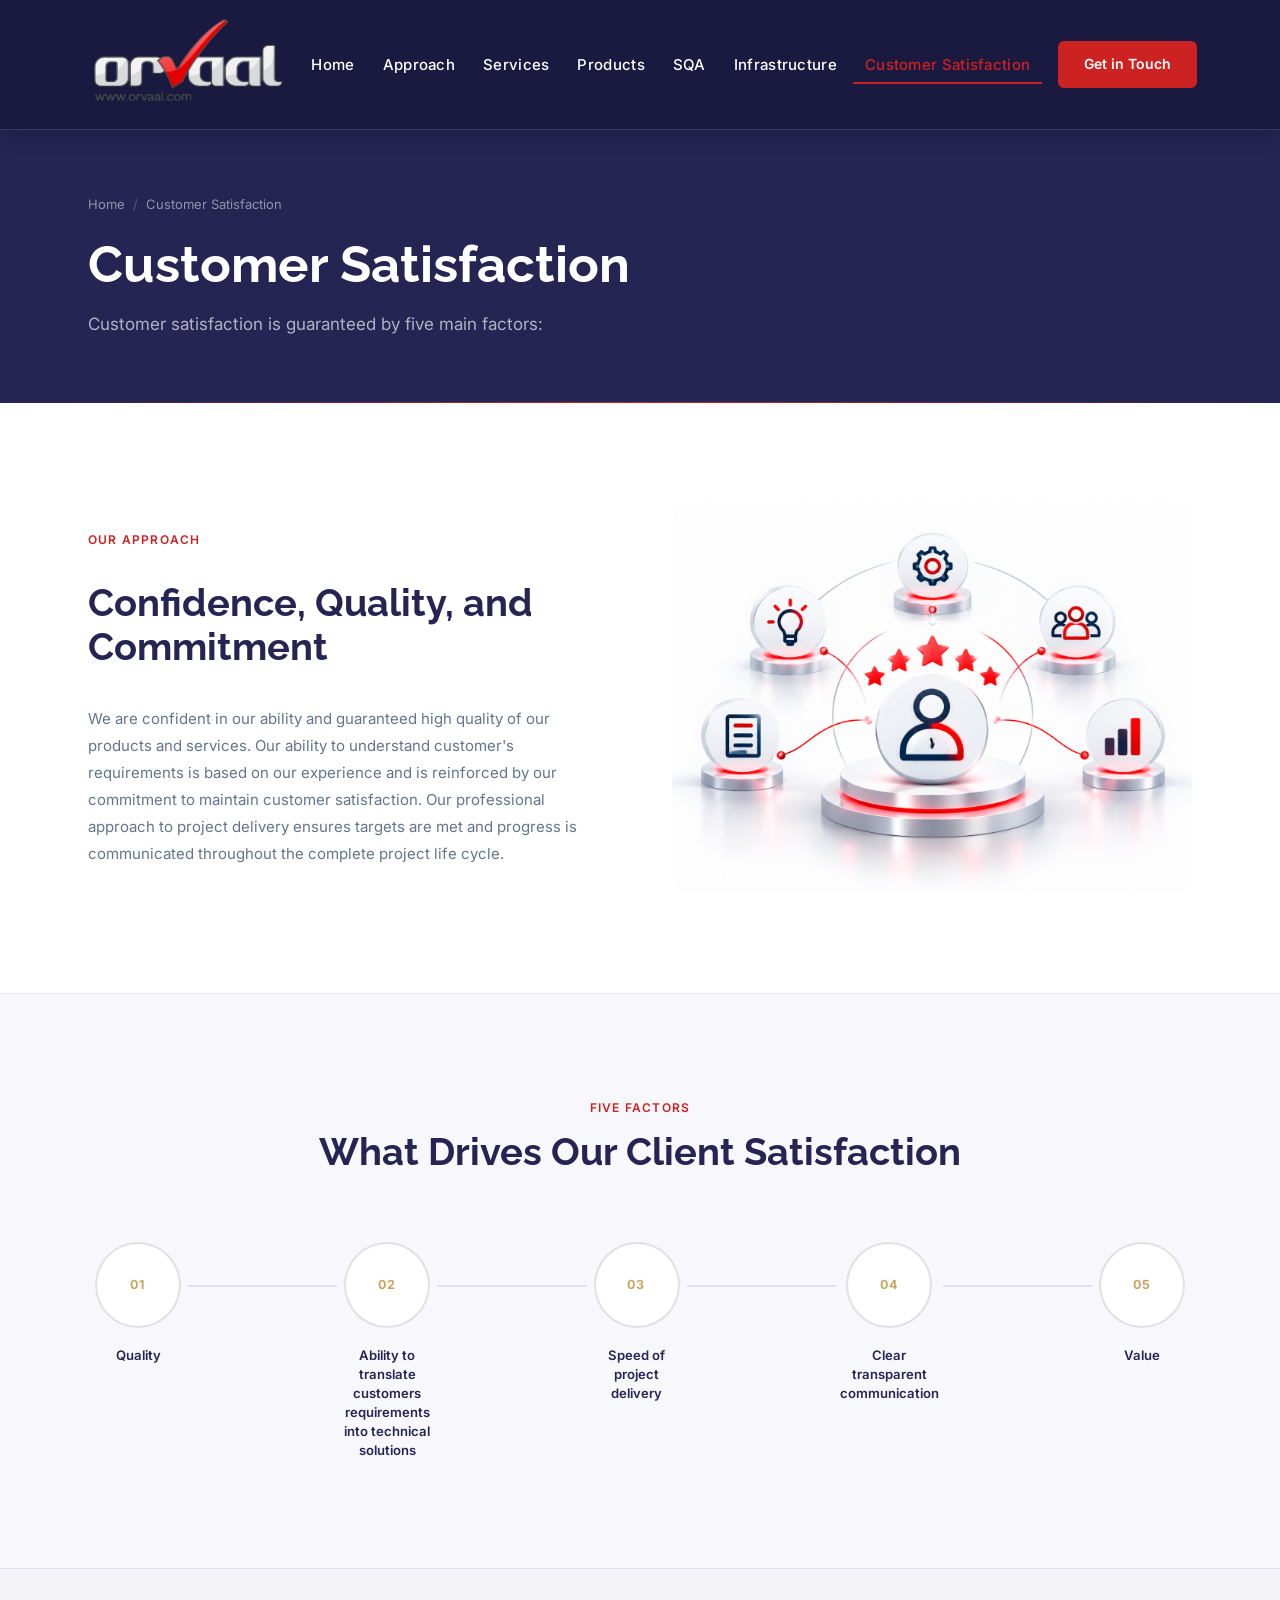
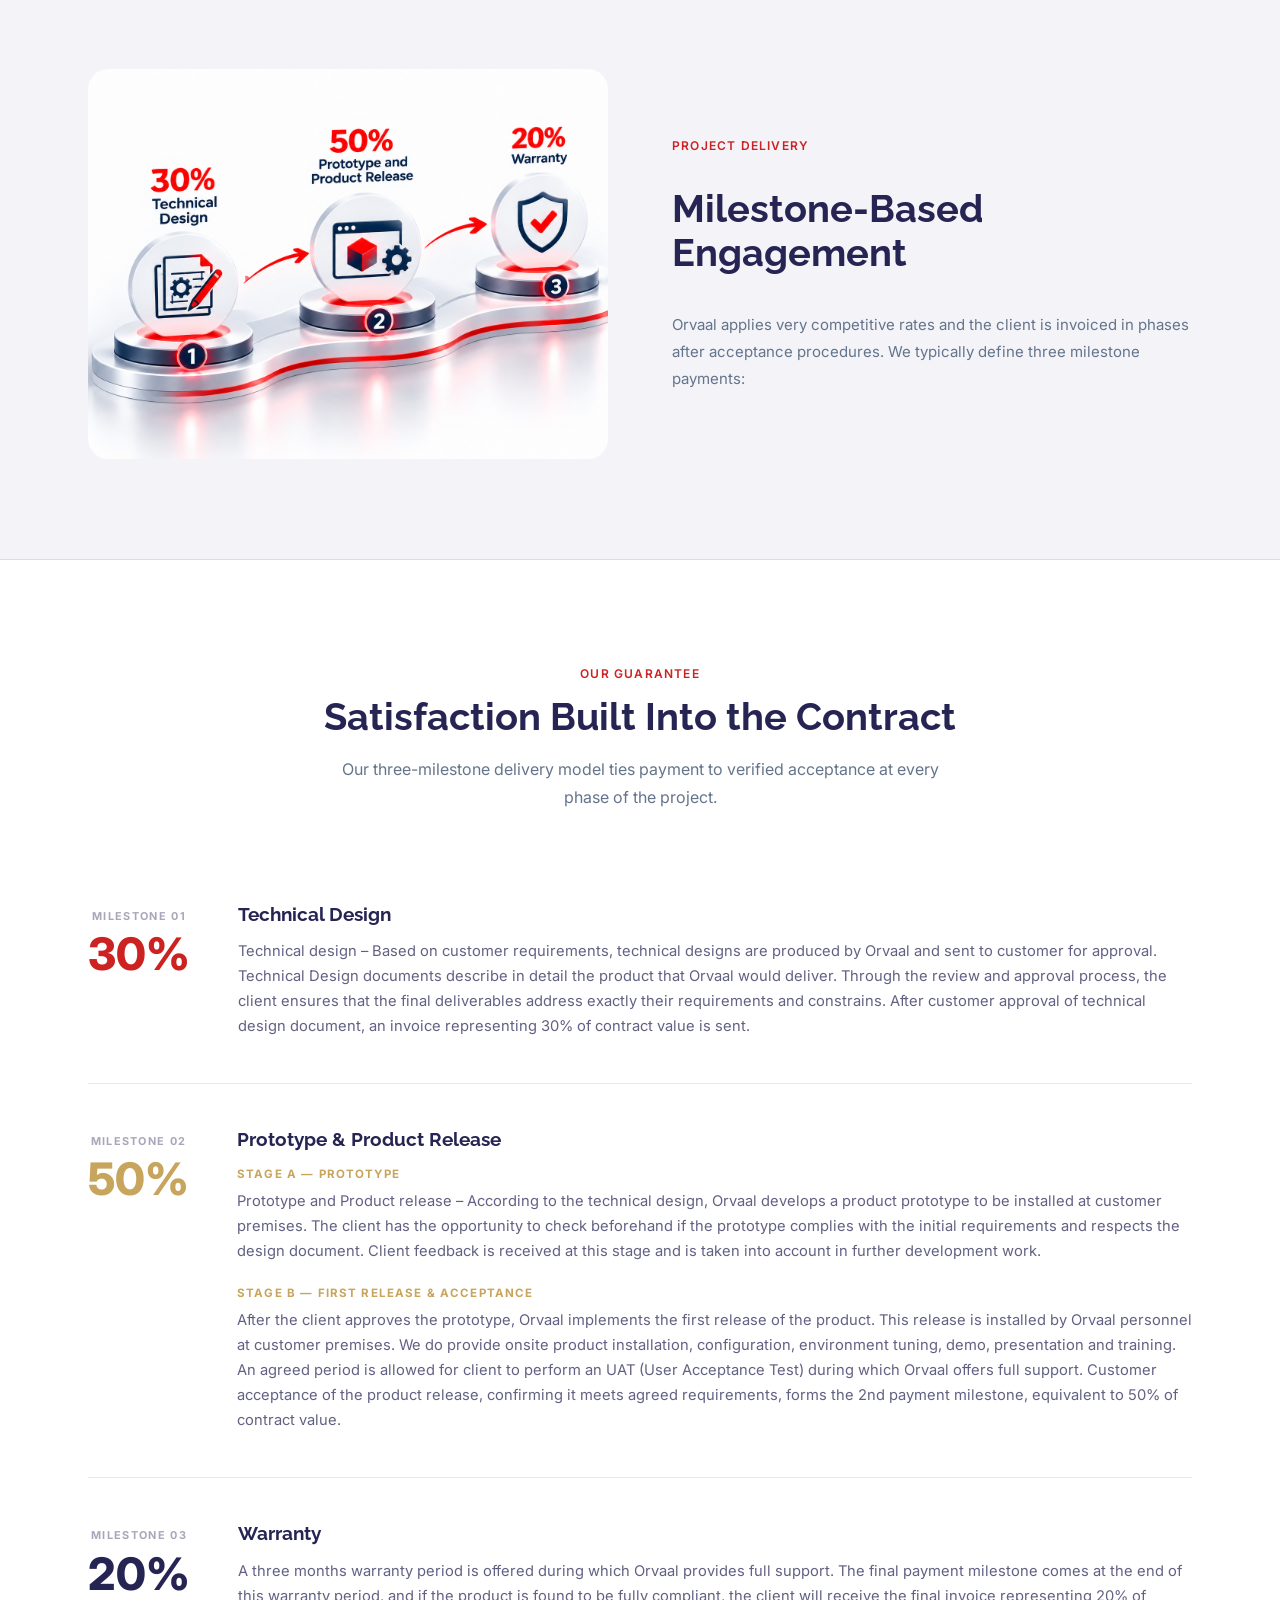
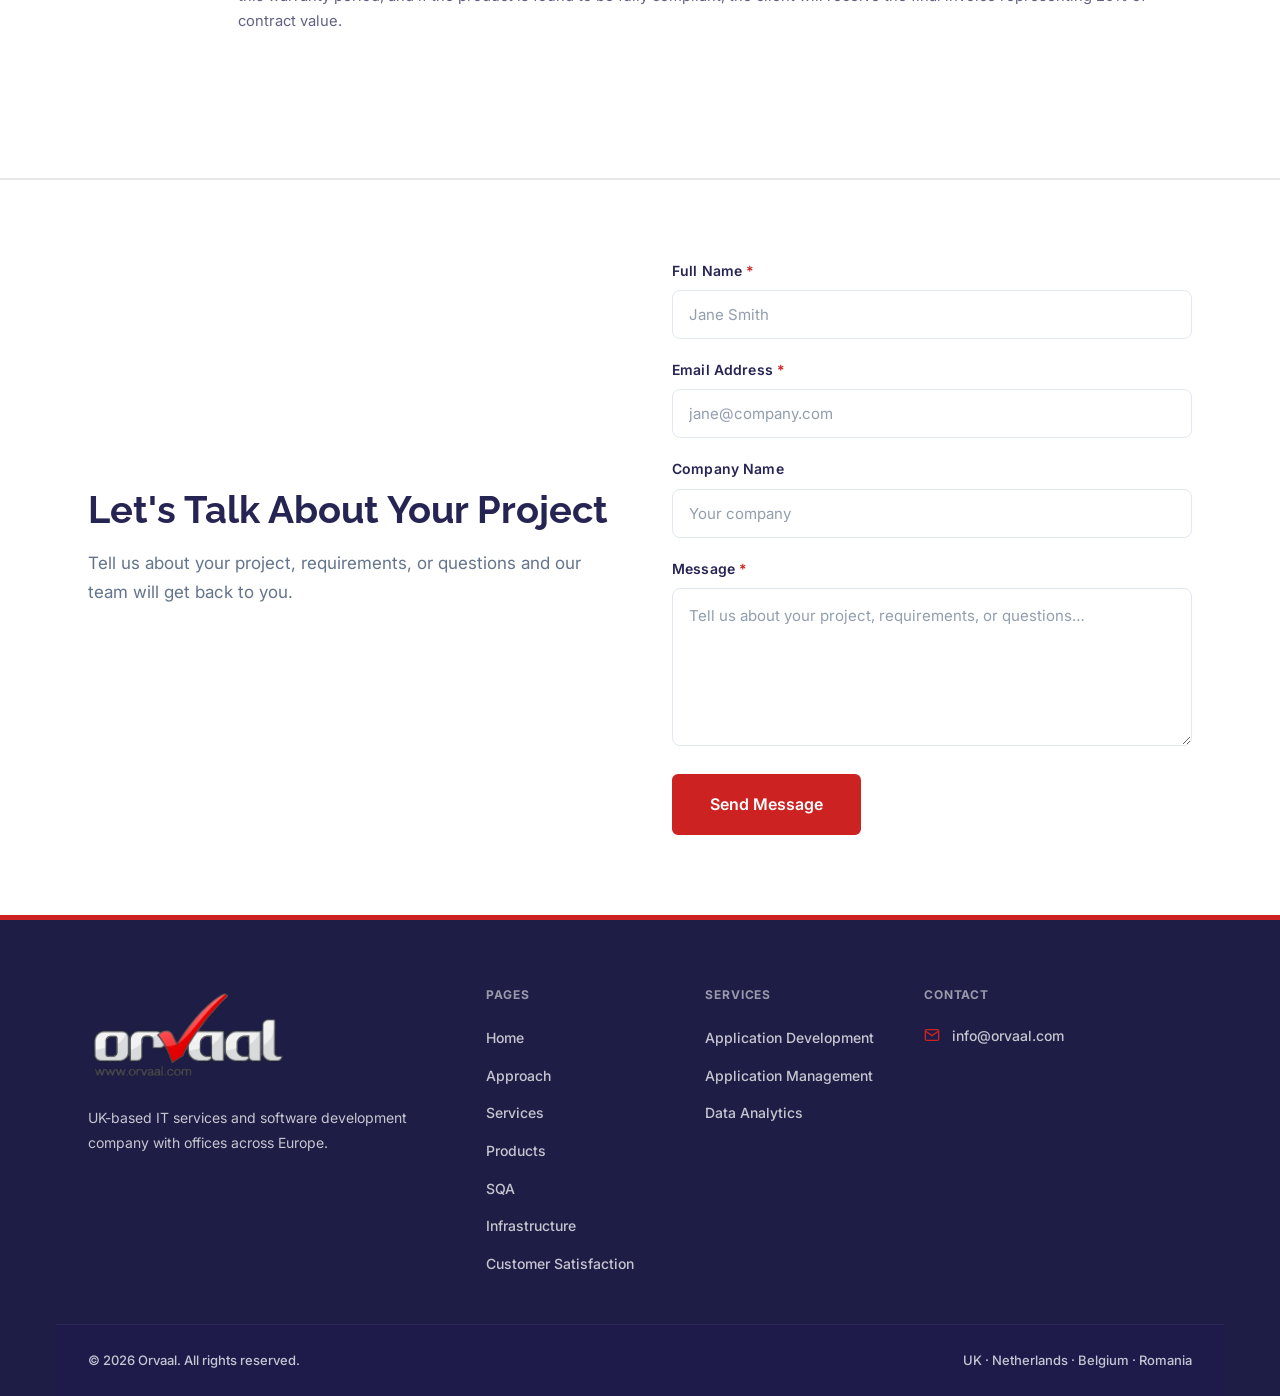
<file: customer-satisfaction.html>
<!DOCTYPE html>
<html lang="en">
<head>
  <meta charset="UTF-8" />
  <meta name="viewport" content="width=device-width, initial-scale=1.0" />
  <meta name="description" content="Orvaal customer satisfaction — quality, technical expertise, speed of delivery, transparent communication, and value on every project." />
  <title>Customer Satisfaction | Orvaal</title>
  <link rel="stylesheet" href="css/style.css?v=5" />
  <style>
    /* ── Scroll stack — solid, no bleed-through ── */
    .stack-section {
      position: sticky;
      top: 0;
      z-index: var(--s-z, 1);
      will-change: transform;
      isolation: isolate;
      overflow: hidden;
      box-shadow: 0 -8px 30px rgba(0, 0, 0, 0.15);
      transform-origin: top center;
      transition: transform 0.5s cubic-bezier(0.22, 1, 0.36, 1);
    }
    .stack-section + .stack-section { border-radius: 16px 16px 0 0; }
    .stack-section.is-stacked { transform: scale(0.95) translateY(-8px); }
    @media (prefers-reduced-motion: reduce) {
      .stack-section { transition: none !important; will-change: auto; }
      .stack-section.is-stacked { transform: none !important; }
    }
    /* ── Mobile: fully disable scroll-stack ── */
    @media (max-width: 768px) {
      .stack-section {
        position: relative !important;
        top: auto !important;
        transform: none !important;
        height: auto !important;
        min-height: auto !important;
        overflow: visible !important;
        box-shadow: none !important;
        border-radius: 0 !important;
        will-change: auto !important;
        isolation: auto !important;
      }
      .stack-section.is-stacked {
        transform: none !important;
      }
    }

    /* ── Five-factor circle track ── */
    .cs-circle-track {
      display: flex;
      align-items: flex-start;
      padding: 20px 0 8px;
    }
    .cs-circle-item {
      flex: 0 0 100px;
      display: flex;
      flex-direction: column;
      align-items: center;
      text-align: center;
      cursor: default;
    }
    .cs-circle-node {
      width: 86px;
      height: 86px;
      border-radius: 50%;
      border: 2px solid rgba(38,36,83,0.14);
      background: #fff;
      display: flex;
      align-items: center;
      justify-content: center;
      transition: background 0.26s, border-color 0.26s, transform 0.26s, box-shadow 0.26s;
      margin-bottom: 18px;
      position: relative;
      z-index: 1;
    }
    .cs-circle-item:hover .cs-circle-node {
      background: #262453;
      border-color: #262453;
      transform: translateY(-5px);
      box-shadow: 0 14px 30px rgba(38,36,83,0.22);
    }
    .cs-circle-num {
      font-size: 0.78rem;
      font-weight: 700;
      letter-spacing: 0.1em;
      color: var(--color-gold);
    }
    .cs-circle-label {
      font-size: 0.82rem;
      font-weight: 600;
      color: #262453;
      line-height: 1.45;
      padding: 0 4px;
      margin: 0;
    }
    .cs-circle-conn {
      flex: 1;
      height: 2px;
      margin-top: 43px;
      background: rgba(38,36,83,0.1);
      transition: background 0.25s, box-shadow 0.25s;
    }
    .cs-circle-conn.is-active {
      background: var(--color-gold);
      box-shadow: 0 0 8px rgba(200,165,93,0.45);
    }
    @media (max-width: 767px) {
      .cs-circle-track { flex-wrap: wrap; justify-content: center; gap: 28px; padding: 12px 0; }
      .cs-circle-conn { display: none; }
      .cs-circle-item { flex: 0 0 calc(33.333% - 20px); }
    }
    @media (max-width: 420px) {
      .cs-circle-item { flex: 0 0 calc(50% - 14px); }
    }

    /* ── Milestone vertical timeline ── */
    .cs-milestone-timeline {
      display: flex;
      flex-direction: column;
      margin-top: var(--space-12, 3rem);
    }
    .cs-milestone-row {
      display: flex;
      gap: 48px;
      padding: 44px 0;
      border-bottom: 1px solid #e8e8f0;
      align-items: flex-start;
    }
    .cs-milestone-row:last-child { border-bottom: none; }
    .cs-milestone-left {
      flex: 0 0 100px;
      text-align: center;
      padding-top: 4px;
    }
    .cs-milestone-step {
      font-size: 0.68rem;
      font-weight: 700;
      letter-spacing: 0.12em;
      text-transform: uppercase;
      color: rgba(38,36,83,0.4);
      margin: 0 0 6px;
    }
    .cs-milestone-pct {
      font-size: 2.8rem;
      font-weight: 800;
      line-height: 1;
      margin: 0;
    }
    .cs-milestone-row:nth-child(1) .cs-milestone-pct { color: #CC2222; }
    .cs-milestone-row:nth-child(2) .cs-milestone-pct { color: var(--color-gold); }
    .cs-milestone-row:nth-child(3) .cs-milestone-pct { color: #262453; }
    .cs-milestone-right { flex: 1; }
    .cs-milestone-title {
      font-size: 1.2rem;
      font-weight: 700;
      color: #262453;
      margin: 0 0 14px;
    }
    .cs-milestone-desc {
      font-size: 0.92rem;
      color: rgba(38,36,83,0.72);
      line-height: 1.7;
      margin: 0;
    }
    .cs-milestone-stage-label {
      font-size: 0.72rem;
      font-weight: 700;
      text-transform: uppercase;
      letter-spacing: 0.1em;
      color: var(--color-gold);
      margin: 20px 0 6px;
      display: block;
    }
    .cs-milestone-stage-label:first-of-type { margin-top: 0; }
    @media (max-width: 639px) {
      .cs-milestone-row { flex-direction: column; gap: 12px; padding: 32px 0; }
      .cs-milestone-left { text-align: left; flex: none; }
      .cs-milestone-pct { font-size: 2rem; }
    }
  </style>
</head>
<body>
  <header>
    <nav class="nav nav--scrolled" role="navigation" aria-label="Main navigation">
      <div class="nav__inner">
        <a href="index.html" class="nav__logo" aria-label="Orvaal — Home">
          <img src="assets/images/orvaal-logo.svg" alt="Orvaal" class="nav__logo-img" />


        </a>
        <ul class="nav__links" role="list">
          <li><a href="index.html" class="nav__link">Home</a></li>
          <li><a href="approach.html" class="nav__link">Approach</a></li>
          <li><a href="services.html" class="nav__link">Services</a></li>
          <li><a href="products.html" class="nav__link">Products</a></li>
          <li><a href="sqa.html" class="nav__link">SQA</a></li>
          <li><a href="infrastructure.html" class="nav__link">Infrastructure</a></li>
          <li><a href="customer-satisfaction.html" class="nav__link active" aria-current="page">Customer Satisfaction</a></li>
        </ul>
        <div class="nav__actions">
          <a href="mailto:info@orvaal.com" class="btn btn--primary btn--sm">Get in Touch</a>
          <button class="nav__hamburger" aria-label="Toggle mobile menu" aria-expanded="false" aria-controls="mobileMenu"><span></span><span></span><span></span></button>
        </div>
      </div>
    </nav>
    <div class="nav__mobile" id="mobileMenu">
      <a href="index.html" class="nav__mobile-link">Home</a>
      <a href="approach.html" class="nav__mobile-link">Approach</a>
      <a href="services.html" class="nav__mobile-link">Services</a>
      <a href="products.html" class="nav__mobile-link">Products</a>
      <a href="sqa.html" class="nav__mobile-link">SQA</a>
      <a href="infrastructure.html" class="nav__mobile-link">Infrastructure</a>
      <a href="customer-satisfaction.html" class="nav__mobile-link">Customer Satisfaction</a>
      <a href="mailto:info@orvaal.com" class="btn btn--primary nav__mobile-cta">Get in Touch</a>
    </div>
  </header>

  <main>
    <section class="page-hero stack-section" style="--s-z:1;background:#262453;--bg-image:url('https://images.unsplash.com/photo-1521791136064-7986c2920216?w=1920&q=60&auto=format&fit=crop');" aria-labelledby="page-title">
      <div class="container">
        <div class="page-hero__content">
          <nav class="page-hero__breadcrumb" aria-label="Breadcrumb">
            <a href="index.html">Home</a>
            <span class="page-hero__breadcrumb-sep">/</span>
            <span aria-current="page">Customer Satisfaction</span>
          </nav>
          <h1 class="page-hero__title" id="page-title">Customer Satisfaction</h1>
          <!-- Subtitle: exact opening statement from client source — used here, not repeated in the factors section below -->
          <p class="page-hero__subtitle">Customer satisfaction is guaranteed by five main factors:</p>
        </div>
      </div>
    </section>

    <!-- Introduction -->
    <section class="section stack-section" style="--s-z:2;background:#ffffff" aria-labelledby="intro-title">
      <div class="container">
        <div class="split">
          <div class="split__content reveal">
            <span class="eyebrow">Our Approach</span>
            <!-- ⚠ Section heading "Confidence, Quality, and Commitment" is an editorial label — pending client approval -->
            <h2 class="section-title" id="intro-title">Confidence, Quality, and Commitment</h2>
            <!-- Verbatim client paragraph -->
            <p class="split__body">We are confident in our ability and guaranteed high quality of our products and services. Our ability to understand customer's requirements is based on our experience and is reinforced by our commitment to maintain customer satisfaction. Our professional approach to project delivery ensures targets are met and progress is communicated throughout the complete project life cycle.</p>
          </div>
          <div class="split__image reveal reveal-delay-2">
            <!-- ⚠ Stock image in use — not a photograph of actual Orvaal clients or staff.
                 Check whether Customer_Satisfaction_Page.jpg from the original website is
                 available and suitable before replacing this placeholder. -->
            <img src="assets/images/customer-satisfaction-approach.png" alt="Customer satisfaction approach — innovation, technical expertise, dedicated teams, reporting, and structured documentation" loading="lazy" width="800" height="600" />
          </div>
        </div>
      </div>
    </section>

    <!-- Five Satisfaction Factors -->
    <section class="section section--alt stack-section" style="--s-z:3;background:#f8f8fc" aria-labelledby="factors-title">
      <div class="container">
        <div class="section-header section-header--center">
          <span class="eyebrow">Five Factors</span>
          <!-- ⚠ Section heading "What Drives Our Client Satisfaction" is an editorial label — pending client approval -->
          <h2 class="section-title" id="factors-title">What Drives Our Client Satisfaction</h2>
        </div>
        <!-- Five factors — verbatim client labels, circle nodes connected by interactive lines -->
        <div class="cs-circle-track reveal">
          <div class="cs-circle-item">
            <div class="cs-circle-node"><span class="cs-circle-num">01</span></div>
            <p class="cs-circle-label">Quality</p>
          </div>
          <div class="cs-circle-conn" aria-hidden="true"></div>
          <div class="cs-circle-item">
            <div class="cs-circle-node"><span class="cs-circle-num">02</span></div>
            <p class="cs-circle-label">Ability to translate customers requirements into technical solutions</p>
          </div>
          <div class="cs-circle-conn" aria-hidden="true"></div>
          <div class="cs-circle-item">
            <div class="cs-circle-node"><span class="cs-circle-num">03</span></div>
            <p class="cs-circle-label">Speed of project delivery</p>
          </div>
          <div class="cs-circle-conn" aria-hidden="true"></div>
          <div class="cs-circle-item">
            <div class="cs-circle-node"><span class="cs-circle-num">04</span></div>
            <p class="cs-circle-label">Clear transparent communication</p>
          </div>
          <div class="cs-circle-conn" aria-hidden="true"></div>
          <div class="cs-circle-item">
            <div class="cs-circle-node"><span class="cs-circle-num">05</span></div>
            <p class="cs-circle-label">Value</p>
          </div>
        </div>
      </div>
    </section>

    <!-- Project Delivery / Milestone Overview -->
    <section class="section section--soft stack-section" style="--s-z:4" aria-labelledby="engage-title">
      <div class="container">
        <div class="split">
          <div class="split__image reveal">
            <img src="assets/images/customer-project-delivery.png" alt="Three milestone project delivery model — 30% Technical Design, 50% Prototype and Product Release, 20% Warranty" loading="lazy" width="800" height="600" />
          </div>
          <div class="split__content reveal reveal-delay-1">
            <span class="eyebrow">Project Delivery</span>
            <!-- ⚠ Section heading "Milestone-Based Engagement" is an editorial label — pending client approval -->
            <h2 class="section-title" id="engage-title">Milestone-Based Engagement</h2>
            <!-- Verbatim client introductory paragraph for the payment model -->
            <p class="split__body">Orvaal applies very competitive rates and the client is invoiced in phases after acceptance procedures. We typically define three milestone payments:</p>
          </div>
        </div>
      </div>
    </section>

    <!-- Payment Milestones -->
    <section class="section stack-section" style="--s-z:5;background:#ffffff" aria-labelledby="milestones-title">
      <div class="container">
        <div class="section-header section-header--center">
          <span class="eyebrow">Our Guarantee</span>
          <!-- ⚠ Section heading and subtitle below are editorial labels — pending client approval -->
          <h2 class="section-title" id="milestones-title">Satisfaction Built Into the Contract</h2>
          <!-- ⚠ Subtitle is editorial — not exact client wording -->
          <p class="section-subtitle">Our three-milestone delivery model ties payment to verified acceptance at every phase of the project.</p>
        </div>
        <div class="cs-milestone-timeline reveal">

          <!-- MILESTONE 1 — verbatim client paragraph -->
          <div class="cs-milestone-row">
            <div class="cs-milestone-left">
              <p class="cs-milestone-step">Milestone 01</p>
              <p class="cs-milestone-pct">30%</p>
            </div>
            <div class="cs-milestone-right">
              <h3 class="cs-milestone-title">Technical Design</h3>
              <p class="cs-milestone-desc">Technical design – Based on customer requirements, technical designs are produced by Orvaal and sent to customer for approval. Technical Design documents describe in detail the product that Orvaal would deliver. Through the review and approval process, the client ensures that the final deliverables address exactly their requirements and constrains. After customer approval of technical design document, an invoice representing 30% of contract value is sent.</p>
            </div>
          </div>

          <!-- MILESTONE 2 — two consecutive stages from the client source.
               ⚠ COMMERCIAL TERM: The 50% payment triggers on customer acceptance of the PRODUCT
               RELEASE (Stage B), not on prototype delivery alone. Preserve this distinction. -->
          <div class="cs-milestone-row">
            <div class="cs-milestone-left">
              <p class="cs-milestone-step">Milestone 02</p>
              <p class="cs-milestone-pct">50%</p>
            </div>
            <div class="cs-milestone-right">
              <h3 class="cs-milestone-title">Prototype &amp; Product Release</h3>
              <span class="cs-milestone-stage-label">Stage A — Prototype</span>
              <p class="cs-milestone-desc">Prototype and Product release – According to the technical design, Orvaal develops a product prototype to be installed at customer premises. The client has the opportunity to check beforehand if the prototype complies with the initial requirements and respects the design document. Client feedback is received at this stage and is taken into account in further development work.</p>
              <span class="cs-milestone-stage-label">Stage B — First Release &amp; Acceptance</span>
              <p class="cs-milestone-desc">After the client approves the prototype, Orvaal implements the first release of the product. This release is installed by Orvaal personnel at customer premises. We do provide onsite product installation, configuration, environment tuning, demo, presentation and training. An agreed period is allowed for client to perform an UAT (User Acceptance Test) during which Orvaal offers full support. Customer acceptance of the product release, confirming it meets agreed requirements, forms the 2nd payment milestone, equivalent to 50% of contract value.</p>
            </div>
          </div>

          <!-- MILESTONE 3 — verbatim client paragraph.
               ⚠ COMMERCIAL TERM: Final payment triggered at the END of the 3-month warranty
               period AND only if the product is found fully compliant — not automatic on delivery. -->
          <div class="cs-milestone-row">
            <div class="cs-milestone-left">
              <p class="cs-milestone-step">Milestone 03</p>
              <p class="cs-milestone-pct">20%</p>
            </div>
            <div class="cs-milestone-right">
              <h3 class="cs-milestone-title">Warranty</h3>
              <p class="cs-milestone-desc">A three months warranty period is offered during which Orvaal provides full support. The final payment milestone comes at the end of this warranty period, and if the product is found to be fully compliant, the client will receive the final invoice representing 20% of contract value.</p>
            </div>
          </div>

        </div>
      </div>
    </section>

    <!-- Statistics section removed: no confirmed client-sourced figures are available for this
         page. The previously shown stats (years of delivery, European offices, support hours)
         were developer-created and are not documented in the Customer Satisfaction source. -->

    <section class="lead-form-section stack-section" style="--s-z:6" aria-labelledby="lf-heading-cs">
      <div class="container">
        <div class="lead-form-section__inner">
          <div class="lead-form-section__intro">
            <h2 class="lead-form-section__heading" id="lf-heading-cs">Let's Talk About Your Project</h2>
            <p class="lead-form-section__copy">Tell us about your project, requirements, or questions and our team will get back to you.</p>
          </div>
          <div class="lead-form-section__form">
            <form id="lead-form-cs" class="lead-form" action="contact-submit.php" method="post" novalidate>
              <input type="hidden" name="source_page" value="customer-satisfaction" />
              <div class="form-group">
                <label class="form-label" for="lf-name-cs">Full Name <span aria-hidden="true">*</span></label>
                <input class="form-control" type="text" id="lf-name-cs" name="full_name" placeholder="Jane Smith" autocomplete="name" required />
              </div>
              <div class="form-group">
                <label class="form-label" for="lf-email-cs">Email Address <span aria-hidden="true">*</span></label>
                <input class="form-control" type="email" id="lf-email-cs" name="email" placeholder="jane@company.com" autocomplete="email" required />
              </div>
              <div class="form-group">
                <label class="form-label" for="lf-company-cs">Company Name</label>
                <input class="form-control" type="text" id="lf-company-cs" name="company" placeholder="Your company" autocomplete="organization" />
              </div>
              <div class="form-group">
                <label class="form-label" for="lf-message-cs">Message <span aria-hidden="true">*</span></label>
                <textarea class="form-control" id="lf-message-cs" name="message" placeholder="Tell us about your project, requirements, or questions…" rows="5" required></textarea>
              </div>
              <div class="form-submit">
                <button type="submit" class="btn btn--primary btn--lg">Send Message</button>
              </div>
            </form>
          </div>
        </div>
      </div>
    </section>
  </main>

  <footer class="footer" role="contentinfo">
    <div class="container">
      <div class="footer__grid">
        <div><img src="assets/images/orvaal-logo.svg" alt="Orvaal" class="footer__logo-img" /><p class="footer__brand-desc">UK-based IT services and software development company with offices across Europe.</p></div>
        <nav aria-label="Footer navigation"><p class="footer__heading">Pages</p><ul class="footer__links"><li><a href="index.html" class="footer__link">Home</a></li><li><a href="approach.html" class="footer__link">Approach</a></li><li><a href="services.html" class="footer__link">Services</a></li><li><a href="products.html" class="footer__link">Products</a></li><li><a href="sqa.html" class="footer__link">SQA</a></li><li><a href="infrastructure.html" class="footer__link">Infrastructure</a></li><li><a href="customer-satisfaction.html" class="footer__link">Customer Satisfaction</a></li></ul></nav>
        <div><p class="footer__heading">Services</p><ul class="footer__links"><li><a href="services.html" class="footer__link">Application Development</a></li><li><a href="services.html" class="footer__link">Application Management</a></li><li><a href="services.html" class="footer__link">Data Analytics</a></li></ul></div>
        <address style="font-style:normal;"><p class="footer__heading">Contact</p><div class="footer__contact-item"><svg class="footer__contact-icon" width="16" height="16" viewBox="0 0 24 24" fill="none" stroke="currentColor" stroke-width="2"><path d="M4 4h16c1.1 0 2 .9 2 2v12c0 1.1-.9 2-2 2H4c-1.1 0-2-.9-2-2V6c0-1.1.9-2 2-2z"/><polyline points="22,6 12,13 2,6"/></svg><span class="footer__contact-text"><a href="mailto:info@orvaal.com" class="footer__link">info@orvaal.com</a></span></div></address>
      </div>
      <div class="footer__bottom"><p>© <span id="year">2026</span> Orvaal. All rights reserved.</p><p>UK · Netherlands · Belgium · Romania</p></div>
    </div>
  </footer>
  <script src="js/main.js"></script>
  <script>document.getElementById('year').textContent = new Date().getFullYear();</script>
  <script>
  (function () {
    var items = document.querySelectorAll('.cs-circle-item');
    var conns = document.querySelectorAll('.cs-circle-conn');
    function clearConns() { conns.forEach(function (c) { c.classList.remove('is-active'); }); }
    items.forEach(function (item) {
      item.addEventListener('mouseenter', function () {
        clearConns();
        var next = item.nextElementSibling;
        var prev = item.previousElementSibling;
        if (next && next.classList.contains('cs-circle-conn')) next.classList.add('is-active');
        if (prev && prev.classList.contains('cs-circle-conn')) prev.classList.add('is-active');
      });
      item.addEventListener('mouseleave', clearConns);
    });
  }());
  </script>
</body>
</html>
</file>
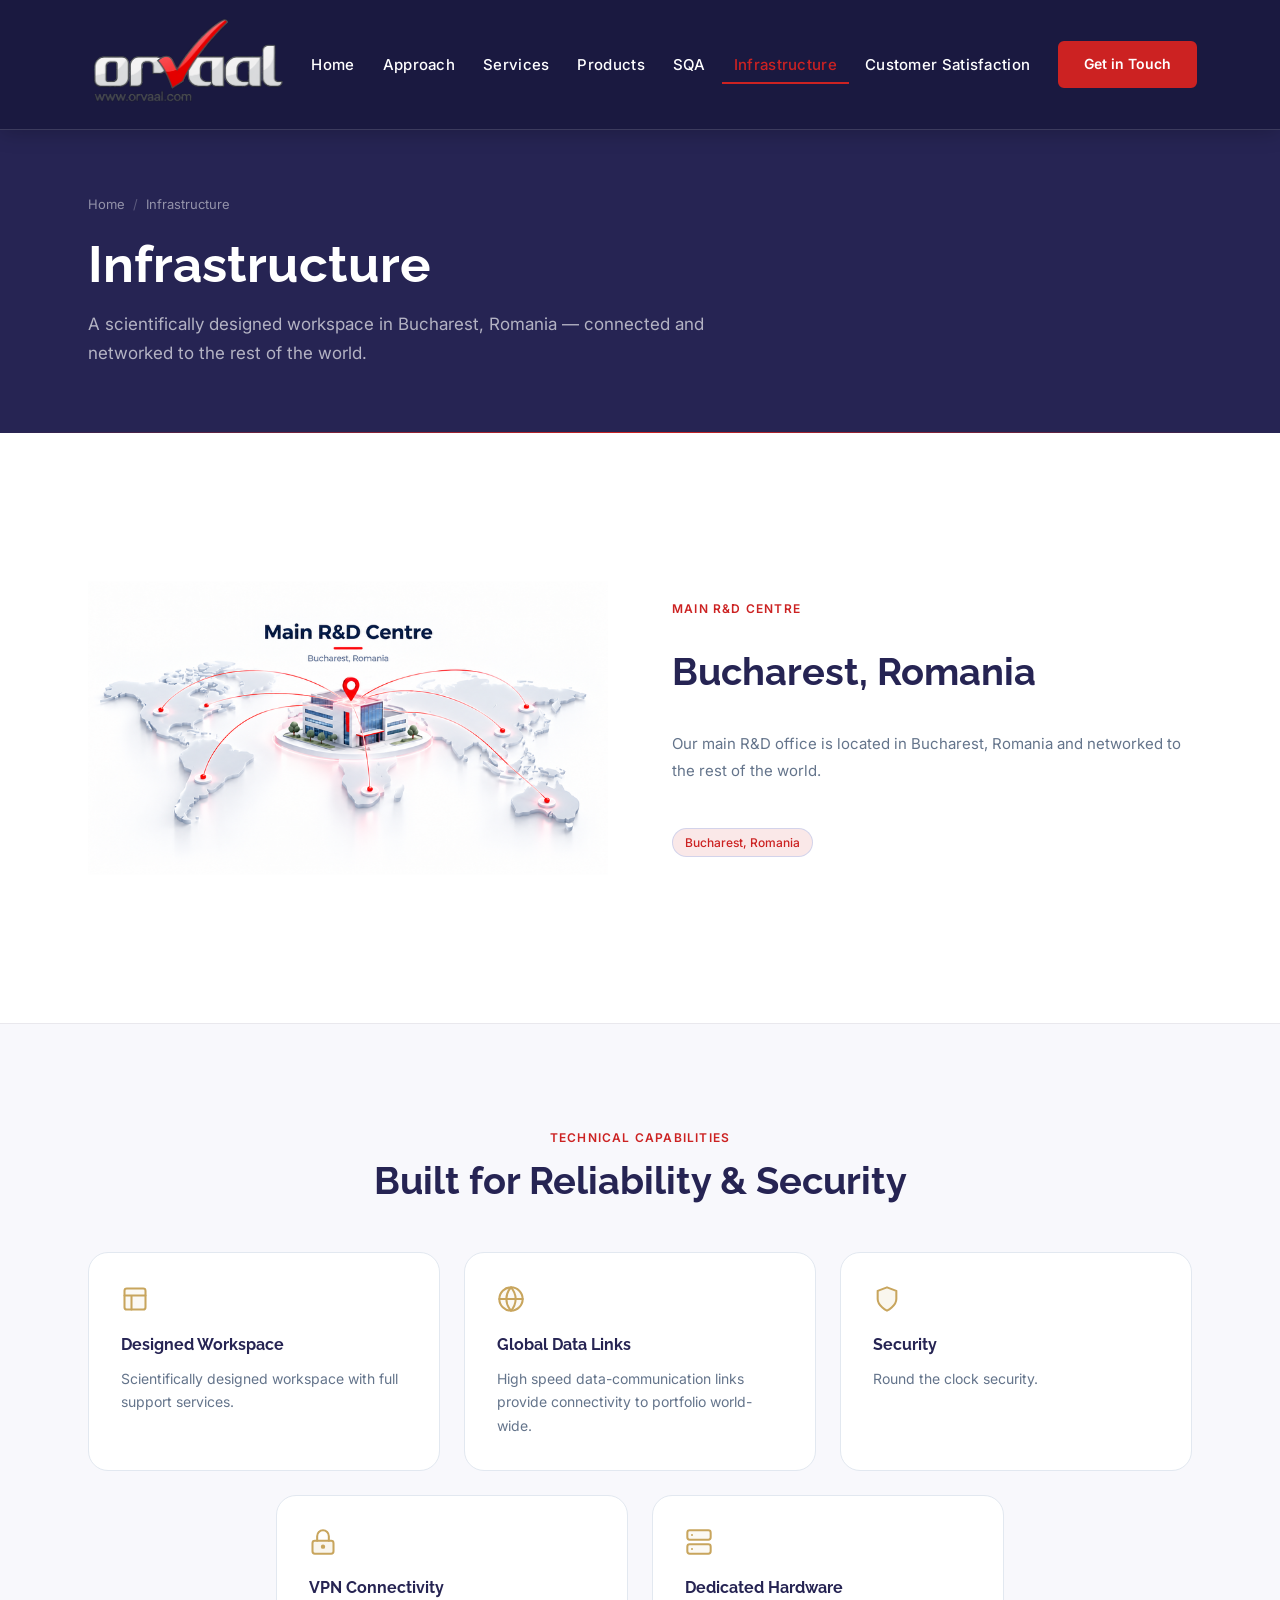
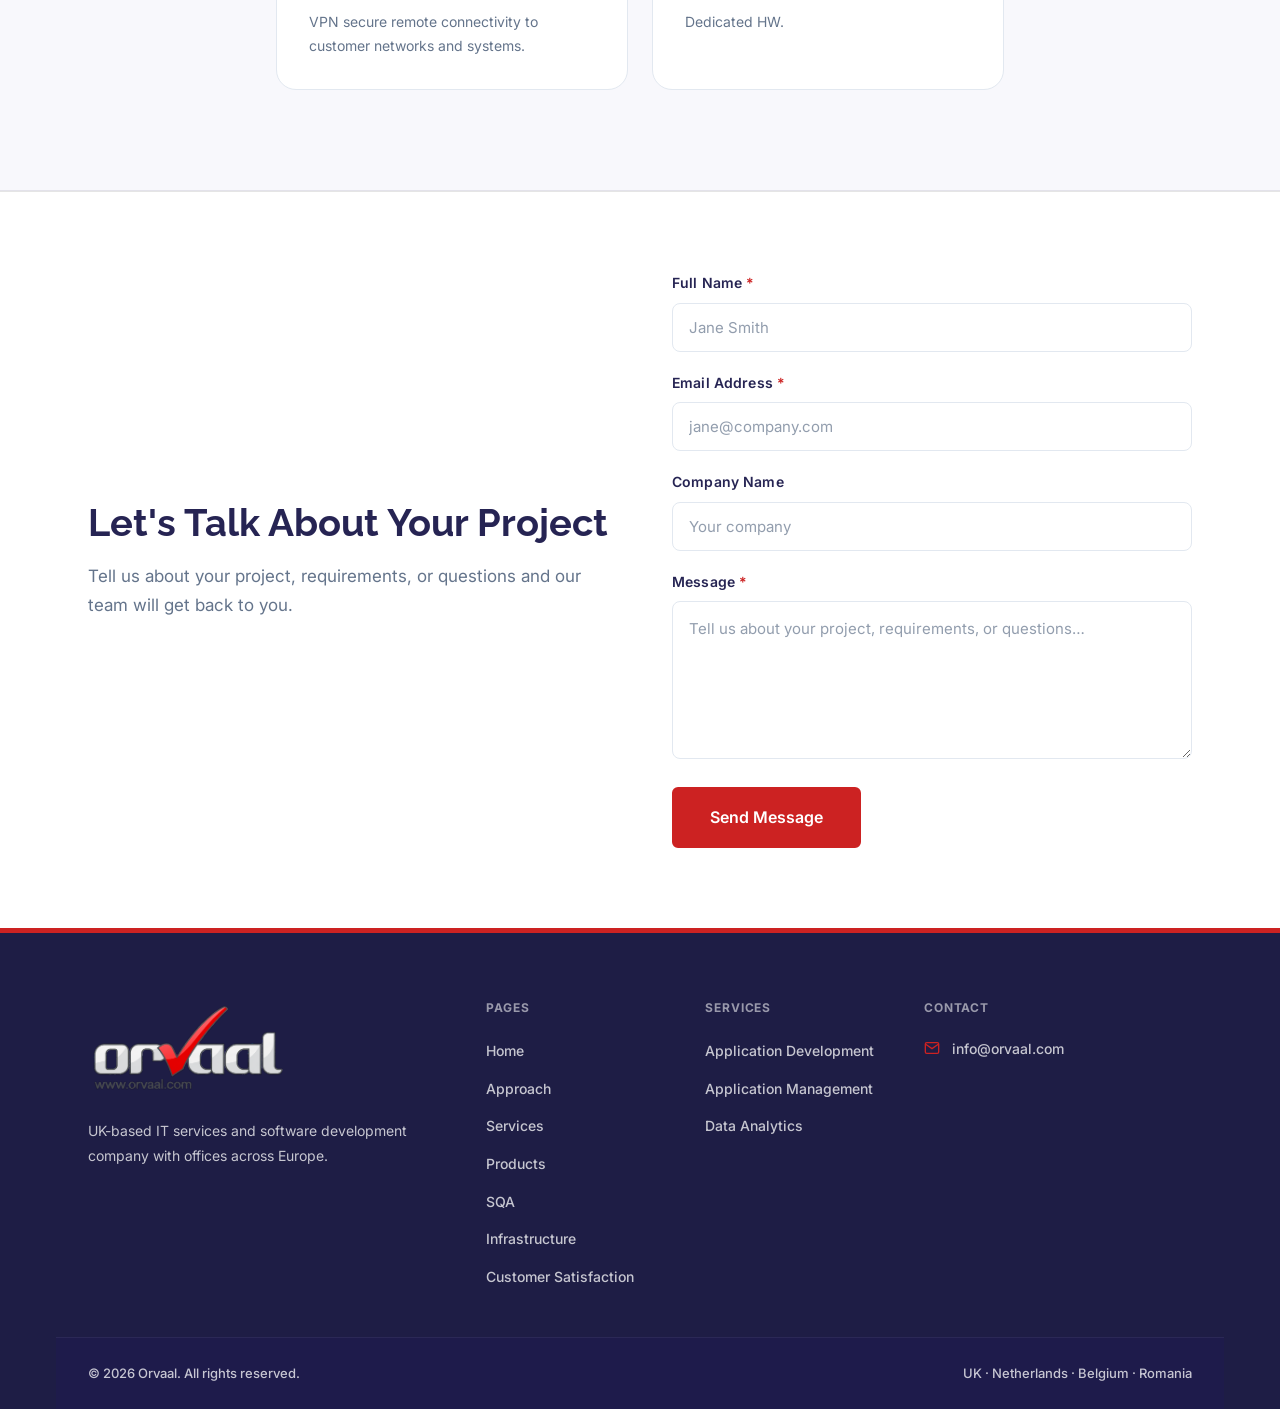
<file: infrastructure.html>
<!DOCTYPE html>
<html lang="en">
<head>
  <meta charset="UTF-8" />
  <meta name="viewport" content="width=device-width, initial-scale=1.0" />
  <meta name="description" content="Orvaal's main R&D office is in Bucharest, Romania — scientifically designed workspace with high-speed data-communication links, VPN secure remote connectivity, and round-the-clock security." />
  <title>Infrastructure | Orvaal</title>
  <link rel="stylesheet" href="css/style.css?v=5" />
  <style>
    /* ── Scroll stack — solid, no bleed-through ── */
    .stack-section {
      position: sticky;
      top: 0;
      z-index: var(--s-z, 1);
      will-change: transform;
      isolation: isolate;
      overflow: hidden;
      box-shadow: 0 -8px 30px rgba(0, 0, 0, 0.15);
      transform-origin: top center;
      transition: transform 0.5s cubic-bezier(0.22, 1, 0.36, 1);
    }
    .stack-section + .stack-section { border-radius: 16px 16px 0 0; }
    .stack-section.is-stacked { transform: scale(0.95) translateY(-8px); }
    @media (prefers-reduced-motion: reduce) {
      .stack-section { transition: none !important; will-change: auto; }
      .stack-section.is-stacked { transform: none !important; }
    }
      /* ── Mobile: fully disable scroll-stack ── */
    @media (max-width: 768px) {
      .stack-section {
        position: relative !important;
        top: auto !important;
        transform: none !important;
        height: auto !important;
        min-height: auto !important;
        overflow: visible !important;
        box-shadow: none !important;
        border-radius: 0 !important;
        will-change: auto !important;
        isolation: auto !important;
      }
      .stack-section.is-stacked {
        transform: none !important;
      }
    }

    /* ── 5-card centered flex grid ── */
    .infra-cap-grid {
      display: flex;
      flex-wrap: wrap;
      gap: 24px;
      justify-content: center;
    }
    .infra-cap-grid .info-card {
      flex: 0 0 calc(33.333% - 16px);
      min-width: 240px;
    }
    @media (max-width: 1023px) {
      .infra-cap-grid .info-card { flex: 0 0 calc(50% - 12px); }
    }
    @media (max-width: 639px) {
      .infra-cap-grid .info-card { flex: 0 0 100%; min-width: 0; }
    }
</style>
</head>
<body>
  <header>
    <nav class="nav nav--scrolled" role="navigation" aria-label="Main navigation">
      <div class="nav__inner">
        <a href="index.html" class="nav__logo" aria-label="Orvaal — Home">
          <img src="assets/images/orvaal-logo.svg" alt="Orvaal" class="nav__logo-img" />
          

        </a>
        <ul class="nav__links" role="list">
          <li><a href="index.html" class="nav__link">Home</a></li>
          <li><a href="approach.html" class="nav__link">Approach</a></li>
          <li><a href="services.html" class="nav__link">Services</a></li>
          <li><a href="products.html" class="nav__link">Products</a></li>
          <li><a href="sqa.html" class="nav__link">SQA</a></li>
          <li><a href="infrastructure.html" class="nav__link active" aria-current="page">Infrastructure</a></li>
          <li><a href="customer-satisfaction.html" class="nav__link">Customer Satisfaction</a></li>
        </ul>
        <div class="nav__actions">
          <a href="mailto:info@orvaal.com" class="btn btn--primary btn--sm">Get in Touch</a>
          <button class="nav__hamburger" aria-label="Toggle mobile menu" aria-expanded="false" aria-controls="mobileMenu"><span></span><span></span><span></span></button>
        </div>
      </div>
    </nav>
    <div class="nav__mobile" id="mobileMenu">
      <a href="index.html" class="nav__mobile-link">Home</a>
      <a href="approach.html" class="nav__mobile-link">Approach</a>
      <a href="services.html" class="nav__mobile-link">Services</a>
      <a href="products.html" class="nav__mobile-link">Products</a>
      <a href="sqa.html" class="nav__mobile-link">SQA</a>
      <a href="infrastructure.html" class="nav__mobile-link">Infrastructure</a>
      <a href="customer-satisfaction.html" class="nav__mobile-link">Customer Satisfaction</a>
      <a href="mailto:info@orvaal.com" class="btn btn--primary nav__mobile-cta">Get in Touch</a>
    </div>
  </header>

  <main>
    <section class="page-hero stack-section" style="--s-z:1;background:#262453;--bg-image:url('https://images.unsplash.com/photo-1558494949-ef010cbdcc31?w=1920&q=60&auto=format&fit=crop');" aria-labelledby="page-title">
      <div class="container">
        <div class="page-hero__content">
          <nav class="page-hero__breadcrumb" aria-label="Breadcrumb">
            <a href="index.html">Home</a>
            <span class="page-hero__breadcrumb-sep">/</span>
            <span aria-current="page">Infrastructure</span>
          </nav>
          <h1 class="page-hero__title" id="page-title">Infrastructure</h1>
          <!-- ⚠ Hero subtitle is an editorial label drawn from confirmed client copy — pending client approval -->
          <p class="page-hero__subtitle">A scientifically designed workspace in Bucharest, Romania — connected and networked to the rest of the world.</p>
        </div>
      </div>
    </section>

    <!-- R&D Centre -->
    <section class="section stack-section" style="--s-z:2;background:#ffffff" aria-labelledby="rd-title">
      <div class="container">
        <div class="split">
          <div class="split__image reveal">
            <img src="assets/images/infrastructure-rd-centre.png" alt="Main R&amp;D Centre — Bucharest, Romania, serving global clients worldwide" loading="lazy" width="800" height="450" />
          </div>
          <div class="split__content reveal reveal-delay-1">
            <span class="eyebrow">Main R&amp;D Centre</span>
            <h2 class="section-title" id="rd-title">Bucharest, Romania</h2>
            <p class="split__body">Our main R&amp;D office is located in Bucharest, Romania and networked to the rest of the world.</p>
            <div class="tag-list mt-6">
              <span class="tag">Bucharest, Romania</span>
            </div>
          </div>
        </div>
      </div>
    </section>

    <!-- Infrastructure Capabilities -->
    <section class="section section--alt stack-section" style="--s-z:3;background:#f8f8fc" aria-labelledby="capabilities-title">
      <div class="container">
        <!-- ⚠ Section heading "Built for Reliability & Security" is an editorial label — pending client approval -->
        <div class="section-header section-header--center">
          <span class="eyebrow">Technical Capabilities</span>
          <h2 class="section-title" id="capabilities-title">Built for Reliability &amp; Security</h2>
        </div>
        <div class="infra-cap-grid">
          <!-- Card 1: verbatim client copy -->
          <div class="info-card reveal">
            <div class="info-card__icon"><svg width="28" height="28" viewBox="0 0 24 24" fill="none" stroke="currentColor" stroke-width="1.75" stroke-linecap="round" stroke-linejoin="round" aria-hidden="true"><rect x="3" y="3" width="18" height="18" rx="2" fill="currentColor" fill-opacity="0.07"/><path d="M3 9h18M9 21V9"/></svg></div>
            <h3 class="info-card__title">Designed Workspace</h3>
            <p class="info-card__desc">Scientifically designed workspace with full support services.</p>
          </div>
          <!-- Card 2: verbatim client copy -->
          <div class="info-card reveal reveal-delay-1">
            <div class="info-card__icon"><svg width="28" height="28" viewBox="0 0 24 24" fill="none" stroke="currentColor" stroke-width="1.75" stroke-linecap="round" stroke-linejoin="round" aria-hidden="true"><circle cx="12" cy="12" r="10" fill="currentColor" fill-opacity="0.07"/><line x1="2" y1="12" x2="22" y2="12"/><path d="M12 2a15.3 15.3 0 0 1 4 10 15.3 15.3 0 0 1-4 10 15.3 15.3 0 0 1-4-10 15.3 15.3 0 0 1 4-10z"/></svg></div>
            <h3 class="info-card__title">Global Data Links</h3>
            <p class="info-card__desc">High speed data-communication links provide connectivity to portfolio world-wide.</p>
          </div>
          <!-- Card 3: verbatim client copy -->
          <div class="info-card reveal reveal-delay-2">
            <div class="info-card__icon"><svg width="28" height="28" viewBox="0 0 24 24" fill="none" stroke="currentColor" stroke-width="1.75" stroke-linecap="round" stroke-linejoin="round" aria-hidden="true"><path d="M12 22s8-4 8-10V5l-8-3-8 3v7c0 6 8 10 8 10z" fill="currentColor" fill-opacity="0.1"/></svg></div>
            <h3 class="info-card__title">Security</h3>
            <p class="info-card__desc">Round the clock security.</p>
          </div>
          <!-- Card 4: verbatim client copy -->
          <div class="info-card reveal">
            <div class="info-card__icon"><svg width="28" height="28" viewBox="0 0 24 24" fill="none" stroke="currentColor" stroke-width="1.75" stroke-linecap="round" stroke-linejoin="round" aria-hidden="true"><rect x="3" y="11" width="18" height="11" rx="2" fill="currentColor" fill-opacity="0.1"/><path d="M7 11V7a5 5 0 0 1 10 0v4"/><circle cx="12" cy="16" r="1" fill="currentColor"/></svg></div>
            <h3 class="info-card__title">VPN Connectivity</h3>
            <p class="info-card__desc">VPN secure remote connectivity to customer networks and systems.</p>
          </div>
          <!-- Card 5: verbatim client copy -->
          <div class="info-card reveal reveal-delay-1">
            <div class="info-card__icon"><svg width="28" height="28" viewBox="0 0 24 24" fill="none" stroke="currentColor" stroke-width="1.75" stroke-linecap="round" stroke-linejoin="round" aria-hidden="true"><rect x="2" y="2" width="20" height="8" rx="2" fill="currentColor" fill-opacity="0.07"/><rect x="2" y="14" width="20" height="8" rx="2" fill="currentColor" fill-opacity="0.07"/><line x1="6" y1="6" x2="6.01" y2="6"/><line x1="6" y1="18" x2="6.01" y2="18"/></svg></div>
            <h3 class="info-card__title">Dedicated Hardware</h3>
            <p class="info-card__desc">Dedicated HW.</p>
          </div>
        </div>
      </div>
    </section>

    <!-- ⚠ Locations section removed: UK/NL/BE locations are referenced in index.html but no
         client-confirmed descriptions of those offices exist. Romania is covered by the R&D
         section above. Removed to avoid empty or invented location cards. -->

    <section class="lead-form-section stack-section" style="--s-z:4" aria-labelledby="lf-heading-in">
      <div class="container">
        <div class="lead-form-section__inner">
          <div class="lead-form-section__intro">
            <h2 class="lead-form-section__heading" id="lf-heading-in">Let's Talk About Your Project</h2>
            <p class="lead-form-section__copy">Tell us about your project, requirements, or questions and our team will get back to you.</p>
          </div>
          <div class="lead-form-section__form">
            <form id="lead-form-infrastructure" class="lead-form" action="contact-submit.php" method="post" novalidate>
              <input type="hidden" name="source_page" value="infrastructure" />
              <div class="form-group">
                <label class="form-label" for="lf-name-in">Full Name <span aria-hidden="true">*</span></label>
                <input class="form-control" type="text" id="lf-name-in" name="full_name" placeholder="Jane Smith" autocomplete="name" required />
              </div>
              <div class="form-group">
                <label class="form-label" for="lf-email-in">Email Address <span aria-hidden="true">*</span></label>
                <input class="form-control" type="email" id="lf-email-in" name="email" placeholder="jane@company.com" autocomplete="email" required />
              </div>
              <div class="form-group">
                <label class="form-label" for="lf-company-in">Company Name</label>
                <input class="form-control" type="text" id="lf-company-in" name="company" placeholder="Your company" autocomplete="organization" />
              </div>
              <div class="form-group">
                <label class="form-label" for="lf-message-in">Message <span aria-hidden="true">*</span></label>
                <textarea class="form-control" id="lf-message-in" name="message" placeholder="Tell us about your project, requirements, or questions…" rows="5" required></textarea>
              </div>
              <div class="form-submit">
                <button type="submit" class="btn btn--primary btn--lg">Send Message</button>
              </div>
            </form>
          </div>
        </div>
      </div>
    </section>
  </main>

  <footer class="footer" role="contentinfo">
    <div class="container">
      <div class="footer__grid">
        <div><img src="assets/images/orvaal-logo.svg" alt="Orvaal" class="footer__logo-img" /><p class="footer__brand-desc">UK-based IT services and software development company with offices across Europe.</p></div>
        <nav aria-label="Footer navigation"><p class="footer__heading">Pages</p><ul class="footer__links"><li><a href="index.html" class="footer__link">Home</a></li><li><a href="approach.html" class="footer__link">Approach</a></li><li><a href="services.html" class="footer__link">Services</a></li><li><a href="products.html" class="footer__link">Products</a></li><li><a href="sqa.html" class="footer__link">SQA</a></li><li><a href="infrastructure.html" class="footer__link">Infrastructure</a></li><li><a href="customer-satisfaction.html" class="footer__link">Customer Satisfaction</a></li></ul></nav>
        <div><p class="footer__heading">Services</p><ul class="footer__links"><li><a href="services.html" class="footer__link">Application Development</a></li><li><a href="services.html" class="footer__link">Application Management</a></li><li><a href="services.html" class="footer__link">Data Analytics</a></li></ul></div>
        <address style="font-style:normal;"><p class="footer__heading">Contact</p><div class="footer__contact-item"><svg class="footer__contact-icon" width="16" height="16" viewBox="0 0 24 24" fill="none" stroke="currentColor" stroke-width="2"><path d="M4 4h16c1.1 0 2 .9 2 2v12c0 1.1-.9 2-2 2H4c-1.1 0-2-.9-2-2V6c0-1.1.9-2 2-2z"/><polyline points="22,6 12,13 2,6"/></svg><span class="footer__contact-text"><a href="mailto:info@orvaal.com" class="footer__link">info@orvaal.com</a></span></div></address>
      </div>
      <div class="footer__bottom"><p>© <span id="year">2026</span> Orvaal. All rights reserved.</p><p>UK · Netherlands · Belgium · Romania</p></div>
    </div>
  </footer>
  <script src="js/main.js"></script>
  <script>document.getElementById('year').textContent = new Date().getFullYear();</script>
</body>
</html>
</file>
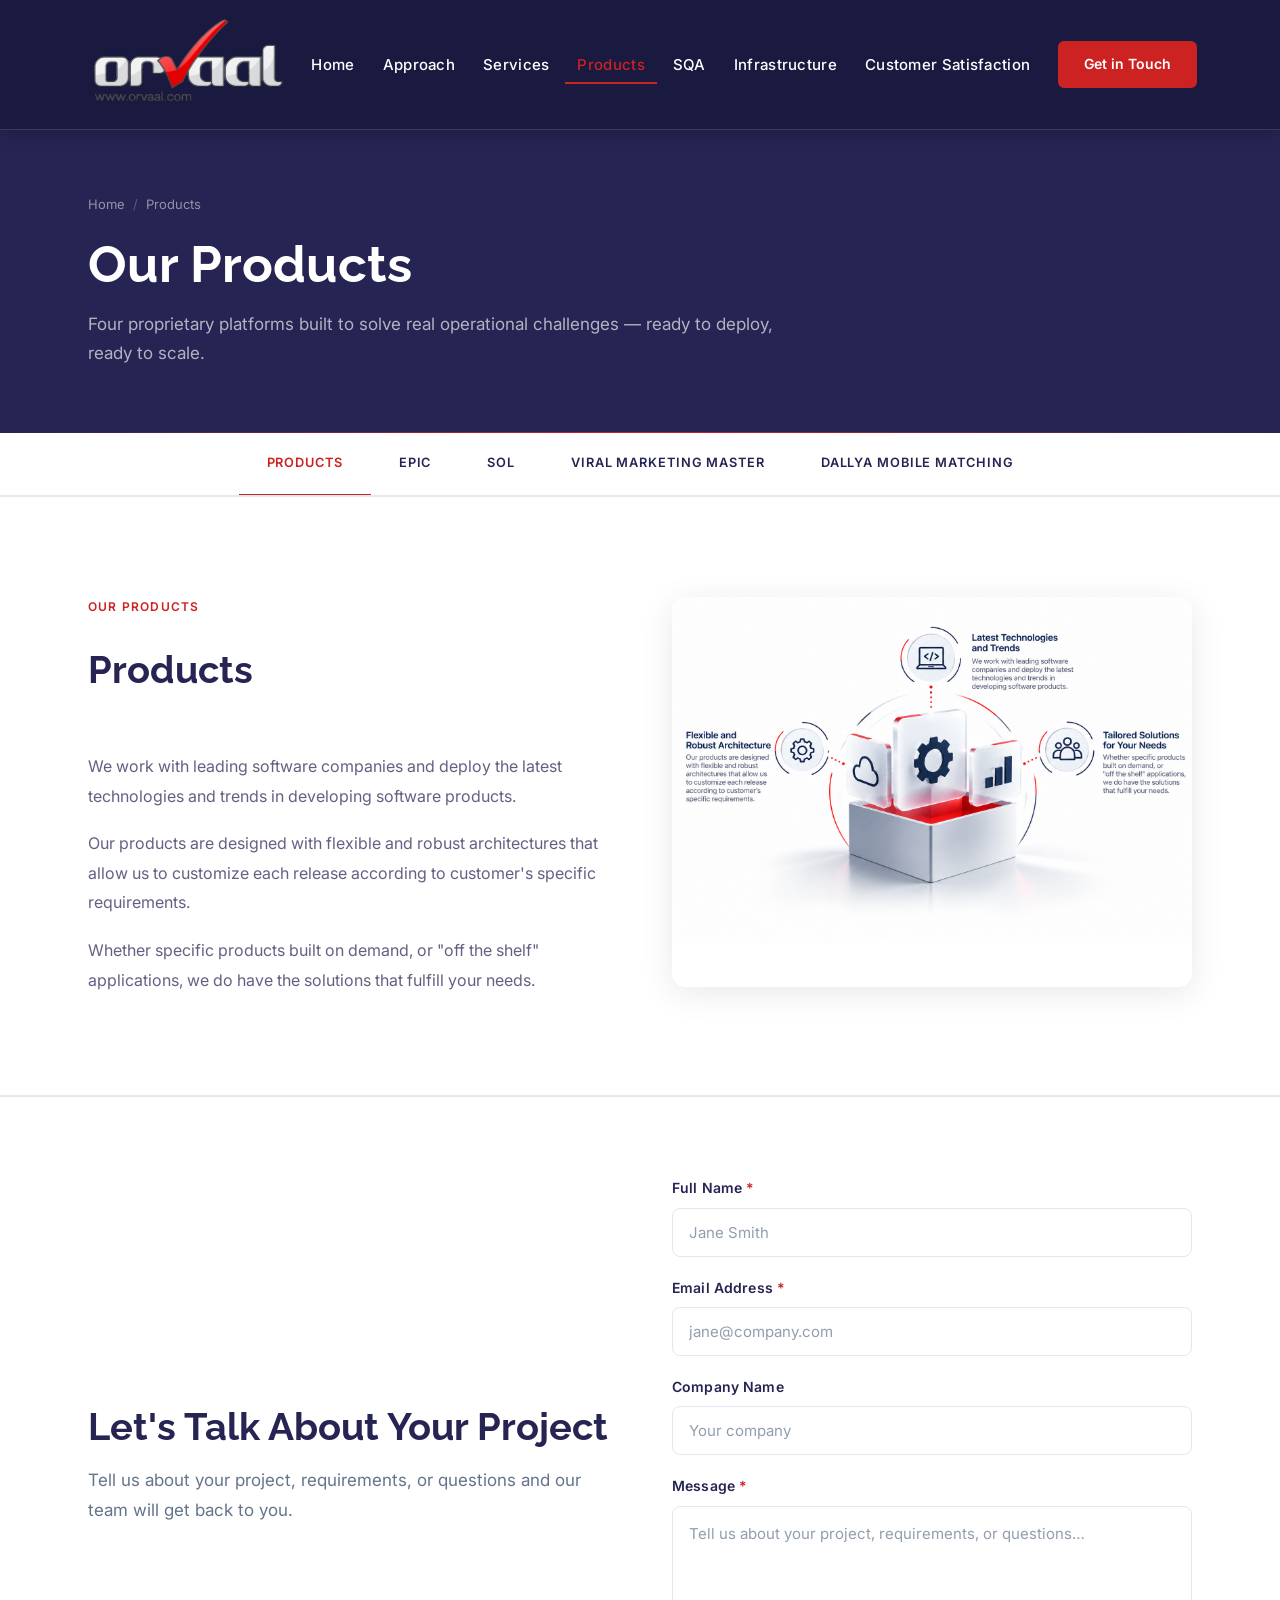
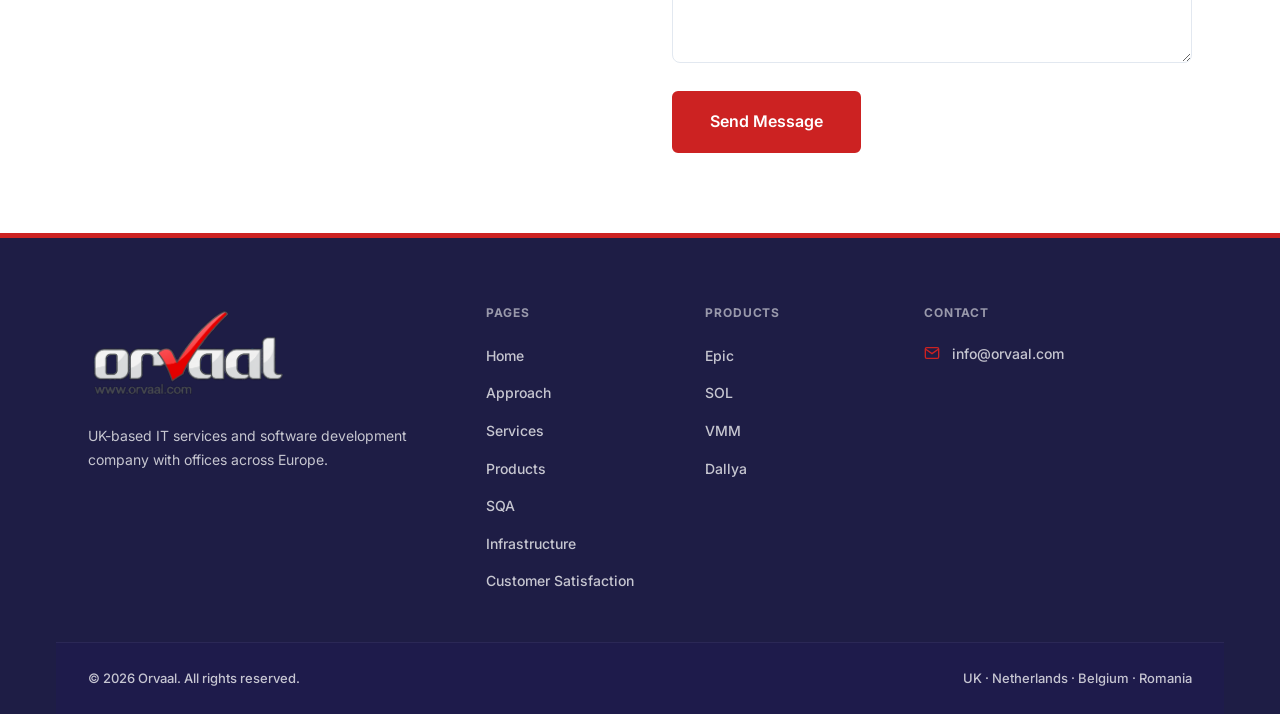
<file: products.html>
<!DOCTYPE html>
<html lang="en">
<head>
  <meta charset="UTF-8" />
  <meta name="viewport" content="width=device-width, initial-scale=1.0" />
  <meta name="description" content="Orvaal products — Epic, SOL, Viral Marketing Master, and Dallya Mobile Matching. Proprietary platforms solving real business challenges." />
  <title>Products | Orvaal</title>
  <link rel="stylesheet" href="css/style.css?v=5" />
  <style>
    /* ── Hero stack (hero only) ── */
    .stack-section {
      position: sticky; top: 0; z-index: var(--s-z, 1);
      will-change: transform; isolation: isolate; overflow: hidden;
      box-shadow: 0 -8px 30px rgba(0,0,0,0.15);
      transform-origin: top center;
      transition: transform 0.5s cubic-bezier(0.22,1,0.36,1);
    }
    .stack-section + .stack-section { border-radius: 16px 16px 0 0; }
    .stack-section.is-stacked { transform: scale(0.95) translateY(-8px); }
    @media (prefers-reduced-motion: reduce) {
      .stack-section { transition: none !important; will-change: auto; }
      .stack-section.is-stacked { transform: none !important; }
    }
    @media (max-width: 768px) {
      .stack-section {
        position: relative !important; top: auto !important;
        transform: none !important; height: auto !important;
        min-height: auto !important; overflow: visible !important;
        box-shadow: none !important; border-radius: 0 !important;
        will-change: auto !important; isolation: auto !important;
      }
      .stack-section.is-stacked { transform: none !important; }
    }

    /* ── Product tab bar — matches Services exactly ── */
    .prd-tabs-bar { background: #ffffff; border-bottom: 2px solid rgba(38,36,83,0.1); }
    .prd-tabs-inner { display: flex; justify-content: center; overflow-x: auto; -webkit-overflow-scrolling: touch; scrollbar-width: none; }
    .prd-tabs-inner::-webkit-scrollbar { display: none; }
    .prd-tab {
      flex-shrink: 0; background: transparent; border: none;
      border-bottom: 3px solid transparent;
      padding: 20px 28px;
      font-family: var(--font-sans); font-size: 0.8rem; font-weight: 600;
      letter-spacing: 0.07em; text-transform: uppercase;
      color: #262453;
      cursor: pointer;
      transition: color 0.2s ease, border-color 0.2s ease, background-color 0.2s ease;
      white-space: nowrap; margin-bottom: -2px;
    }
    @media (prefers-reduced-motion: reduce) { .prd-tab { transition: none; } }
    .prd-tab:hover { color: #CC2222; border-bottom-color: #CC2222; background-color: rgba(204,34,34,0.04); }
    .prd-tab[aria-selected="true"] { color: #CC2222; border-bottom-color: #CC2222; font-weight: 600; background-color: transparent; }
    .prd-tab:focus-visible { outline: 2px solid #262453; outline-offset: -2px; border-radius: 2px; }
    @media (max-width: 640px) {
      .prd-tabs-inner { justify-content: flex-start; }
      .prd-tab { padding: 15px 14px; font-size: 0.68rem; letter-spacing: 0.05em; }
    }

    /* ── Panel visibility ── */
    .prd-panel[hidden] { display: none; }

    /* Disable scroll-reveal inside panels */
    .prd-panel .reveal,
    .prd-panel .reveal-delay-1 { opacity: 1 !important; transform: none !important; transition: none !important; }

    /* Panel image treatment */
    .prd-panel .split__image { border-radius: 14px; overflow: hidden; box-shadow: 0 6px 32px rgba(38,36,83,0.1); align-self: start; }
    .prd-panel .split__image img { width: 100%; height: auto; display: block; }
    .prd-panel .split__image svg { width: 100%; height: auto; display: block; border-radius: 14px; overflow: hidden; }
    /* Dallya image: remove 4/3 crop, stretch to match content column height */
    #panel-dallya .split__image { aspect-ratio: unset; align-self: stretch; display: flex; align-items: center; }
    #panel-dallya .split__image img { width: 100%; height: 100%; object-fit: contain; }

    /* Intro paragraphs */
    .prd-intro-paras { display: flex; flex-direction: column; gap: 18px; margin-top: 24px; }
    .prd-intro-paras p { font-family: var(--font-sans); font-size: 1rem; line-height: 1.85; color: rgba(38,36,83,0.72); margin: 0; }

    /* Gold feature items */
    .prd-feature-grid {
      display: grid;
      grid-template-columns: repeat(auto-fill, minmax(260px, 1fr));
      gap: 16px; margin-top: 28px;
    }
    .prd-feature-item {
      display: flex; align-items: flex-start; gap: 14px;
      padding: 18px 20px;
      background: #ffffff; border-radius: 10px;
      border: 1px solid rgba(38,36,83,0.08);
    }
    .prd-feature-icon {
      width: 36px; height: 36px; flex-shrink: 0;
      display: flex; align-items: center; justify-content: center;
      background: rgba(200,165,93,0.1); border-radius: 8px; color: var(--color-gold);
    }
    .prd-feature-icon svg { width: 18px; height: 18px; }
    .prd-feature-text {
      font-family: var(--font-sans); font-size: 0.88rem; line-height: 1.6;
      color: rgba(38,36,83,0.8); font-weight: 500; margin: 0; padding-top: 5px;
    }

    /* Dallya circle feature cards */
    .dallya-circles {
      display: grid;
      grid-template-columns: repeat(3, 1fr);
      gap: 18px;
      margin-top: 36px;
      max-width: 510px;
      margin-left: auto;
      margin-right: auto;
    }

    .dallya-circle-card {
      display: flex;
      flex-direction: column;
      align-items: center;
      text-align: center;
      padding: 28px 14px 24px;
      background: #ffffff;
      border-radius: 16px;
      border: 1px solid rgba(38,36,83,0.08);
      cursor: default;
      transition: transform 0.25s cubic-bezier(0.22,1,0.36,1),
                  box-shadow 0.25s cubic-bezier(0.22,1,0.36,1),
                  border-color 0.25s ease;
    }
    .dallya-circle-card:hover {
      transform: translateY(-6px);
      box-shadow: 0 12px 40px rgba(38,36,83,0.12);
      border-color: rgba(204,34,34,0.25);
    }
    .dallya-circle-icon {
      width: 68px; height: 68px;
      border-radius: 50%;
      background: rgba(200,165,93,0.1);
      display: flex; align-items: center; justify-content: center;
      margin-bottom: 14px;
      color: var(--color-gold);
      flex-shrink: 0;
      transition: background 0.25s ease;
    }
    .dallya-circle-card:hover .dallya-circle-icon {
      background: rgba(200,165,93,0.2);
    }
    .dallya-circle-icon svg { width: 26px; height: 26px; }
    .dallya-circle-label {
      font-family: var(--font-sans);
      font-size: 0.86rem;
      font-weight: 600;
      color: rgba(38,36,83,0.85);
      line-height: 1.5;
      margin: 0;
    }
    /* Mobile: stay in a row but scale down */
    @media (max-width: 600px) {
      .dallya-circles { gap: 10px; max-width: 100%; }
      .dallya-circle-card { padding: 20px 8px 18px; border-radius: 12px; }
      .dallya-circle-icon { width: 52px; height: 52px; margin-bottom: 10px; }
      .dallya-circle-icon svg { width: 20px; height: 20px; }
      .dallya-circle-label { font-size: 0.78rem; }
    }

    /* SOL 15-feature grid */
    .sol-grid {
      display: grid;
      grid-template-columns: repeat(3, 1fr);
      gap: 14px; margin-top: 36px;
    }
    @media (max-width: 900px) { .sol-grid { grid-template-columns: repeat(2, 1fr); } }
    @media (max-width: 560px) { .sol-grid { grid-template-columns: 1fr; } }

    /* Enterprise / subsection divider */
    .prd-subsection { margin-top: 56px; padding-top: 48px; border-top: 1px solid rgba(38,36,83,0.1); }
    .prd-subsection__title { font-family: var(--font-serif); font-size: 1.5rem; color: #262453; margin: 0 0 12px; }
    .prd-subsection__body { font-family: var(--font-sans); font-size: 1rem; line-height: 1.85; color: rgba(38,36,83,0.72); margin: 0 0 28px; }
    .prd-subsection__close { font-family: var(--font-sans); font-size: 1rem; line-height: 1.85; color: rgba(38,36,83,0.72); margin: 28px 0 0; }

    /* VMM interactive challenge cards */
    .vmm-challenges { display: grid; grid-template-columns: repeat(auto-fill, minmax(220px, 1fr)); gap: 16px; margin: 28px 0 40px; }
    .vmm-challenge {
      position: relative;
      padding: 28px 22px 36px;
      background: #ffffff;
      border: 1px solid rgba(38,36,83,0.08);
      border-radius: 10px;
      overflow: hidden;
      cursor: default;
      transition: transform 0.2s ease, box-shadow 0.2s ease, border-color 0.2s ease;
    }
    .vmm-challenge::before {
      content: '';
      position: absolute; left: 0; top: 0; bottom: 0; width: 3px;
      background: rgba(204,34,34,0.25);
      transition: background 0.2s ease;
    }
    .vmm-challenge:hover { transform: translateY(-4px); box-shadow: 0 12px 32px rgba(38,36,83,0.1); border-color: rgba(204,34,34,0.15); }
    .vmm-challenge:hover::before { background: #CC2222; }
    .vmm-challenge__num {
      display: block;
      font-family: var(--font-sans); font-size: 0.68rem; font-weight: 700;
      letter-spacing: 0.12em; color: #CC2222; margin-bottom: 10px;
    }
    .vmm-challenge__text {
      font-family: var(--font-sans); font-size: 0.88rem; line-height: 1.65;
      color: rgba(38,36,83,0.8); margin: 0;
    }
    .vmm-challenge__arrow {
      position: absolute; right: 16px; bottom: 14px;
      width: 16px; height: 16px; color: rgba(204,34,34,0.25);
      transition: color 0.2s ease, transform 0.2s ease;
    }
    .vmm-challenge:hover .vmm-challenge__arrow { color: #CC2222; transform: translateX(3px); }
    @media (prefers-reduced-motion: reduce) {
      .vmm-challenge { transition: none; }
      .vmm-challenge::before { transition: none; }
      .vmm-challenge__arrow { transition: none; }
    }

    /* Alt background for even panels */
    .prd-panel--alt { background: #f8f8fc; }
    .prd-panel--alt .prd-feature-item { background: #ffffff; }
    .prd-panel--alt .notif-list li { background: #ffffff; }
  </style>
</head>
<body>
  <header>
    <nav class="nav nav--scrolled" role="navigation" aria-label="Main navigation">
      <div class="nav__inner">
        <a href="index.html" class="nav__logo" aria-label="Orvaal — Home">
          <img src="assets/images/orvaal-logo.svg" alt="Orvaal" class="nav__logo-img" />
        </a>
        <ul class="nav__links" role="list">
          <li><a href="index.html" class="nav__link">Home</a></li>
          <li><a href="approach.html" class="nav__link">Approach</a></li>
          <li><a href="services.html" class="nav__link">Services</a></li>
          <li><a href="products.html" class="nav__link active" aria-current="page">Products</a></li>
          <li><a href="sqa.html" class="nav__link">SQA</a></li>
          <li><a href="infrastructure.html" class="nav__link">Infrastructure</a></li>
          <li><a href="customer-satisfaction.html" class="nav__link">Customer Satisfaction</a></li>
        </ul>
        <div class="nav__actions">
          <a href="mailto:info@orvaal.com" class="btn btn--primary btn--sm">Get in Touch</a>
          <button class="nav__hamburger" aria-label="Toggle mobile menu" aria-expanded="false" aria-controls="mobileMenu"><span></span><span></span><span></span></button>
        </div>
      </div>
    </nav>
    <div class="nav__mobile" id="mobileMenu">
      <a href="index.html" class="nav__mobile-link">Home</a>
      <a href="approach.html" class="nav__mobile-link">Approach</a>
      <a href="services.html" class="nav__mobile-link">Services</a>
      <a href="products.html" class="nav__mobile-link">Products</a>
      <a href="sqa.html" class="nav__mobile-link">SQA</a>
      <a href="infrastructure.html" class="nav__mobile-link">Infrastructure</a>
      <a href="customer-satisfaction.html" class="nav__mobile-link">Customer Satisfaction</a>
      <a href="mailto:info@orvaal.com" class="btn btn--primary nav__mobile-cta">Get in Touch</a>
    </div>
  </header>

  <main>
    <!-- Hero -->
    <section class="page-hero stack-section" style="--s-z:1;background:#262453;--bg-image:url('https://images.unsplash.com/photo-1512941937669-90a1b58e7e9c?w=1920&q=60&auto=format&fit=crop');" aria-labelledby="page-title">
      <div class="container">
        <div class="page-hero__content">
          <nav class="page-hero__breadcrumb" aria-label="Breadcrumb">
            <a href="index.html">Home</a>
            <span class="page-hero__breadcrumb-sep">/</span>
            <span aria-current="page">Products</span>
          </nav>
          <h1 class="page-hero__title" id="page-title">Our Products</h1>
          <!-- COPY PENDING CLIENT APPROVAL -->
          <p class="page-hero__subtitle">Four proprietary platforms built to solve real operational challenges — ready to deploy, ready to scale.</p>
        </div>
      </div>
    </section>

    <!-- Tab bar -->
    <div class="prd-tabs-bar">
      <div class="container">
        <div class="prd-tabs-inner" role="tablist" aria-label="Product sections">
          <button class="prd-tab" role="tab" id="tab-products"  aria-selected="true"  aria-controls="panel-products"  tabindex="0">Products</button>
          <button class="prd-tab" role="tab" id="tab-epic"      aria-selected="false" aria-controls="panel-epic"      tabindex="-1">Epic</button>
          <button class="prd-tab" role="tab" id="tab-sol"       aria-selected="false" aria-controls="panel-sol"       tabindex="-1">SOL</button>
          <button class="prd-tab" role="tab" id="tab-vmm"       aria-selected="false" aria-controls="panel-vmm"       tabindex="-1">Viral Marketing Master</button>
          <button class="prd-tab" role="tab" id="tab-dallya"    aria-selected="false" aria-controls="panel-dallya"    tabindex="-1">Dallya Mobile Matching</button>
        </div>
      </div>
    </div>

    <!-- ═══════════════════════════════════════════════
         PANEL 1 — PRODUCTS
    ══════════════════════════════════════════════════ -->
    <div role="tabpanel" id="panel-products" class="prd-panel" aria-labelledby="tab-products">
      <section class="section">
        <div class="container">
          <div class="split">
            <div class="split__content reveal">
              <span class="eyebrow">Our Products</span>
              <h2 class="section-title">Products</h2>
              <div class="prd-intro-paras">
                <p>We work with leading software companies and deploy the latest technologies and trends in developing software products.</p>
                <p>Our products are designed with flexible and robust architectures that allow us to customize each release according to customer's specific requirements.</p>
                <p>Whether specific products built on demand, or "off the shelf" applications, we do have the solutions that fulfill your needs.</p>
              </div>
            </div>
            <div class="split__image reveal reveal-delay-1">
              <img src="assets/images/products-overview.png" alt="Orvaal products — latest technologies and trends, flexible and robust architecture, tailored solutions for your needs" loading="lazy" width="800" height="600" />
            </div>
          </div>
        </div>
      </section>
    </div>

    <!-- ═══════════════════════════════════════════════
         PANEL 2 — EPIC
         ⚠ REMOVED: Developer-added tags: "API Management", "High Throughput", "Fault Tolerant" (not in client copy)
         ⚠ FLAG: Orvaal Cloud availability — verify before publishing
    ══════════════════════════════════════════════════ -->
    <div role="tabpanel" id="panel-epic" class="prd-panel" aria-labelledby="tab-epic" hidden>
      <section class="section">
        <div class="container">
          <div class="split">
            <div class="split__image reveal">
              <img src="assets/images/products-epic.png" alt="EPIC enterprise integration platform — robust middleware, integration and connectivity, security and compliance, flexible deployment on premise or cloud" loading="lazy" width="800" height="600" />
            </div>
            <div class="split__content reveal reveal-delay-1">
              <span class="eyebrow">Product 1</span>
              <h2 class="section-title">Epic</h2>
              <p class="split__body">The Enterprise Platform for Integration &amp; Connectivity is a robust middleware, flexible, scalable and customizable according to the specific needs of each peripheral system. Supports multiple technologies in terms for data flows across systems and data storage.</p>
              <p class="split__body">Supports the implementation of security in compliance with industry standards and specific requirements.</p>
              <div class="prd-feature-grid" style="margin-top:32px;">
                <!-- ⚠ FLAG: Orvaal Cloud availability — verify before publishing -->
                <div class="prd-feature-item">
                  <div class="prd-feature-icon">
                    <svg viewBox="0 0 24 24" fill="none" stroke="currentColor" stroke-width="1.75" stroke-linecap="round" stroke-linejoin="round"><rect x="2" y="2" width="20" height="8" rx="2" ry="2"/><rect x="2" y="14" width="20" height="8" rx="2" ry="2"/><line x1="6" y1="6" x2="6.01" y2="6"/><line x1="6" y1="18" x2="6.01" y2="18"/></svg>
                  </div>
                  <p class="prd-feature-text">Can be implemented on Premise or on Cloud</p>
                </div>
                <div class="prd-feature-item">
                  <div class="prd-feature-icon">
                    <svg viewBox="0 0 24 24" fill="none" stroke="currentColor" stroke-width="1.75" stroke-linecap="round" stroke-linejoin="round"><polyline points="16 18 22 12 16 6"/><polyline points="8 6 2 12 8 18"/></svg>
                  </div>
                  <p class="prd-feature-text">Can be implemented on Orvaal Cloud or any cloud provider</p>
                </div>
              </div>
            </div>
          </div>
        </div>
      </section>
    </div>

<!-- ═══════════════════════════════════════════════
         PANEL 3 — SOL
         ⚠ REMOVED: Developer-invented summary copy (split__body paragraphs and tag badges)
    ══════════════════════════════════════════════════ -->
    <div role="tabpanel" id="panel-sol" class="prd-panel prd-panel--alt" aria-labelledby="tab-sol" hidden>
      <section class="section section--alt">
        <div class="container">
          <div class="split split--reverse">
            <div class="split__content reveal">
              <span class="eyebrow">Product 2</span>
              <h2 class="section-title">SOL</h2>
              <p class="split__body">Smart Object Listing is a next generation application, which enables the classification of different data objects and the establishment of business rules and process flows, in order to automate functionalities that enhance the capabilities of existing BSS/OSS infrastructure.</p>
            </div>
            <div class="split__image reveal reveal-delay-1">
              <img src="assets/images/products-sol.png" alt="SOL smart object listing platform — document and data integration, configuration, hierarchy management, and analytics" loading="lazy" width="800" height="600" />
            </div>
          </div>

          <!-- SOL 15 features -->
          <div class="sol-grid">
            <!-- 1 -->
            <div class="prd-feature-item">
              <div class="prd-feature-icon">
                <svg viewBox="0 0 24 24" fill="none" stroke="currentColor" stroke-width="1.75" stroke-linecap="round" stroke-linejoin="round"><path d="M12 22s8-4 8-10V5l-8-3-8 3v7c0 6 8 10 8 10z"/></svg>
              </div>
              <p class="prd-feature-text">Customer black listing (Churn, Fraud, Dunning, etc.)</p>
            </div>
            <!-- 2 -->
            <div class="prd-feature-item">
              <div class="prd-feature-icon">
                <svg viewBox="0 0 24 24" fill="none" stroke="currentColor" stroke-width="1.75" stroke-linecap="round" stroke-linejoin="round"><rect x="5" y="2" width="14" height="20" rx="2" ry="2"/><line x1="12" y1="18" x2="12.01" y2="18"/></svg>
              </div>
              <p class="prd-feature-text">Device black listing (e.g. Mobile Devices, SIM Cards, CPE, IMEI, etc.)</p>
            </div>
            <!-- 3 -->
            <div class="prd-feature-item">
              <div class="prd-feature-icon">
                <svg viewBox="0 0 24 24" fill="none" stroke="currentColor" stroke-width="1.75" stroke-linecap="round" stroke-linejoin="round"><path d="M18 8A6 6 0 0 0 6 8c0 7-3 9-3 9h18s-3-2-3-9"/><path d="M13.73 21a2 2 0 0 1-3.46 0"/></svg>
              </div>
              <p class="prd-feature-text">Automated update and notification</p>
            </div>
            <!-- 4 -->
            <div class="prd-feature-item">
              <div class="prd-feature-icon">
                <svg viewBox="0 0 24 24" fill="none" stroke="currentColor" stroke-width="1.75" stroke-linecap="round" stroke-linejoin="round"><circle cx="12" cy="12" r="10"/><line x1="2" y1="12" x2="22" y2="12"/><path d="M12 2a15.3 15.3 0 0 1 4 10 15.3 15.3 0 0 1-4 10 15.3 15.3 0 0 1-4-10 15.3 15.3 0 0 1 4-10z"/></svg>
              </div>
              <p class="prd-feature-text">Compliance with Local Regulation</p>
            </div>
            <!-- 5 -->
            <div class="prd-feature-item">
              <div class="prd-feature-icon">
                <svg viewBox="0 0 24 24" fill="none" stroke="currentColor" stroke-width="1.75" stroke-linecap="round" stroke-linejoin="round"><path d="M14 2H6a2 2 0 0 0-2 2v16a2 2 0 0 0 2 2h12a2 2 0 0 0 2-2V8z"/><polyline points="14 2 14 8 20 8"/><line x1="16" y1="13" x2="8" y2="13"/><line x1="16" y1="17" x2="8" y2="17"/><polyline points="10 9 9 9 8 9"/></svg>
              </div>
              <p class="prd-feature-text">Compliance with Company policies and processes</p>
            </div>
            <!-- 6 -->
            <div class="prd-feature-item">
              <div class="prd-feature-icon">
                <svg viewBox="0 0 24 24" fill="none" stroke="currentColor" stroke-width="1.75" stroke-linecap="round" stroke-linejoin="round"><line x1="18" y1="20" x2="18" y2="10"/><line x1="12" y1="20" x2="12" y2="4"/><line x1="6" y1="20" x2="6" y2="14"/></svg>
              </div>
              <p class="prd-feature-text">Automated and on demand reporting</p>
            </div>
            <!-- 7 -->
            <div class="prd-feature-item">
              <div class="prd-feature-icon">
                <svg viewBox="0 0 24 24" fill="none" stroke="currentColor" stroke-width="1.75" stroke-linecap="round" stroke-linejoin="round"><circle cx="12" cy="12" r="10"/><polyline points="12 6 12 12 16 14"/></svg>
              </div>
              <p class="prd-feature-text">Report scheduling</p>
            </div>
            <!-- 8 -->
            <div class="prd-feature-item">
              <div class="prd-feature-icon">
                <svg viewBox="0 0 24 24" fill="none" stroke="currentColor" stroke-width="1.75" stroke-linecap="round" stroke-linejoin="round"><ellipse cx="12" cy="5" rx="9" ry="3"/><path d="M21 12c0 1.66-4 3-9 3s-9-1.34-9-3"/><path d="M3 5v14c0 1.66 4 3 9 3s9-1.34 9-3V5"/></svg>
              </div>
              <p class="prd-feature-text">Reporting for DWH</p>
            </div>
            <!-- 9 -->
            <div class="prd-feature-item">
              <div class="prd-feature-icon">
                <svg viewBox="0 0 24 24" fill="none" stroke="currentColor" stroke-width="1.75" stroke-linecap="round" stroke-linejoin="round"><polyline points="16 3 21 3 21 8"/><line x1="4" y1="20" x2="21" y2="3"/><polyline points="21 16 21 21 16 21"/><line x1="15" y1="15" x2="21" y2="21"/></svg>
              </div>
              <p class="prd-feature-text">Notifications and process flow setup</p>
            </div>
            <!-- 10 -->
            <div class="prd-feature-item">
              <div class="prd-feature-icon">
                <svg viewBox="0 0 24 24" fill="none" stroke="currentColor" stroke-width="1.75" stroke-linecap="round" stroke-linejoin="round"><circle cx="12" cy="12" r="3"/><path d="M19.07 4.93a10 10 0 0 1 0 14.14M4.93 4.93a10 10 0 0 0 0 14.14"/></svg>
              </div>
              <p class="prd-feature-text">Custom configuration of lists and processes</p>
            </div>
            <!-- 11 -->
            <div class="prd-feature-item">
              <div class="prd-feature-icon">
                <svg viewBox="0 0 24 24" fill="none" stroke="currentColor" stroke-width="1.75" stroke-linecap="round" stroke-linejoin="round"><polyline points="22 12 18 12 15 21 9 3 6 12 2 12"/></svg>
              </div>
              <p class="prd-feature-text">OOB Data cleansing and Archiving</p>
            </div>
            <!-- 12 -->
            <div class="prd-feature-item">
              <div class="prd-feature-icon">
                <svg viewBox="0 0 24 24" fill="none" stroke="currentColor" stroke-width="1.75" stroke-linecap="round" stroke-linejoin="round"><rect x="3" y="4" width="18" height="18" rx="2" ry="2"/><line x1="16" y1="2" x2="16" y2="6"/><line x1="8" y1="2" x2="8" y2="6"/><line x1="3" y1="10" x2="21" y2="10"/></svg>
              </div>
              <p class="prd-feature-text">Cleansing scheduling</p>
            </div>
            <!-- 13 -->
            <div class="prd-feature-item">
              <div class="prd-feature-icon">
                <svg viewBox="0 0 24 24" fill="none" stroke="currentColor" stroke-width="1.75" stroke-linecap="round" stroke-linejoin="round"><path d="M10 13a5 5 0 0 0 7.54.54l3-3a5 5 0 0 0-7.07-7.07l-1.72 1.71"/><path d="M14 11a5 5 0 0 0-7.54-.54l-3 3a5 5 0 0 0 7.07 7.07l1.71-1.71"/></svg>
              </div>
              <p class="prd-feature-text">API and file based integration for internal systems (BSS/OSS)</p>
            </div>
            <!-- 14 -->
            <div class="prd-feature-item">
              <div class="prd-feature-icon">
                <svg viewBox="0 0 24 24" fill="none" stroke="currentColor" stroke-width="1.75" stroke-linecap="round" stroke-linejoin="round"><circle cx="12" cy="12" r="2"/><circle cx="2" cy="12" r="2"/><circle cx="22" cy="12" r="2"/><line x1="4" y1="12" x2="10" y2="12"/><line x1="14" y1="12" x2="20" y2="12"/></svg>
              </div>
              <p class="prd-feature-text">Integration with third party systems and central databases</p>
            </div>
            <!-- 15 -->
            <div class="prd-feature-item">
              <div class="prd-feature-icon">
                <svg viewBox="0 0 24 24" fill="none" stroke="currentColor" stroke-width="1.75" stroke-linecap="round" stroke-linejoin="round"><rect x="2" y="3" width="20" height="14" rx="2" ry="2"/><line x1="8" y1="21" x2="16" y2="21"/><line x1="12" y1="17" x2="12" y2="21"/></svg>
              </div>
              <p class="prd-feature-text">GUI for configuration and administration</p>
            </div>
          </div>
        </div>
      </section>
    </div>

<!-- ═══════════════════════════════════════════════
         PANEL 4 — VIRAL MARKETING MASTER
    ══════════════════════════════════════════════════ -->
    <div role="tabpanel" id="panel-vmm" class="prd-panel prd-panel--alt" aria-labelledby="tab-vmm" hidden>
      <section class="section section--alt">
        <div class="container">
          <span class="eyebrow">Product 3</span>
          <h2 class="section-title">Viral Marketing Master</h2>
          <p class="split__body" style="max-width:780px;">Operator revenues from voice services have declined. Operators must explore opportunities for revenue creation in Multimedia and Value Added Services markets. Success here depends on the marketing strategy developed to push and sell (both existing and new) services. This must address the following challenges faced by operators:</p>
          <div class="vmm-challenges">
            <div class="vmm-challenge">
              <span class="vmm-challenge__num">01</span>
              <p class="vmm-challenge__text">How to increase awareness about operator's services and products?</p>
              <svg class="vmm-challenge__arrow" viewBox="0 0 24 24" fill="none" stroke="currentColor" stroke-width="2.5" stroke-linecap="round" stroke-linejoin="round" aria-hidden="true"><line x1="5" y1="12" x2="19" y2="12"/><polyline points="12 5 19 12 12 19"/></svg>
            </div>
            <div class="vmm-challenge">
              <span class="vmm-challenge__num">02</span>
              <p class="vmm-challenge__text">What will be the right channel to be used as vehicle for marketing message?</p>
              <svg class="vmm-challenge__arrow" viewBox="0 0 24 24" fill="none" stroke="currentColor" stroke-width="2.5" stroke-linecap="round" stroke-linejoin="round" aria-hidden="true"><line x1="5" y1="12" x2="19" y2="12"/><polyline points="12 5 19 12 12 19"/></svg>
            </div>
            <div class="vmm-challenge">
              <span class="vmm-challenge__num">03</span>
              <p class="vmm-challenge__text">How to develop efficient promotions?</p>
              <svg class="vmm-challenge__arrow" viewBox="0 0 24 24" fill="none" stroke="currentColor" stroke-width="2.5" stroke-linecap="round" stroke-linejoin="round" aria-hidden="true"><line x1="5" y1="12" x2="19" y2="12"/><polyline points="12 5 19 12 12 19"/></svg>
            </div>
            <div class="vmm-challenge">
              <span class="vmm-challenge__num">04</span>
              <p class="vmm-challenge__text">How to accelerate the uptake of the service from the launch date?</p>
              <svg class="vmm-challenge__arrow" viewBox="0 0 24 24" fill="none" stroke="currentColor" stroke-width="2.5" stroke-linecap="round" stroke-linejoin="round" aria-hidden="true"><line x1="5" y1="12" x2="19" y2="12"/><polyline points="12 5 19 12 12 19"/></svg>
            </div>
          </div>
          <div class="split split--reverse">
            <div class="split__content reveal">
              <p class="split__body">These needs are addressed by Viral Marketing Master (VMM) developed by Orvaal. Orvaal VMM develops the means for the operator to stimulate service usage though a natural social network. The VMM product allows the end user to recommend a service to which he is subscribed, to his friends and relatives. VMM also enables important data collection on user behaviour on which further targeted recommendations and promotions can be based. VMM provides operators a marketing tool for person to person recommendation. If a large percentage of recipients notify their recommendation to a large number of friends, the overall growth snowballs very quickly and thus boosts service revenues. In addition to providing the most powerful form of marketing, VMM is also the least costly. To achieve the business objectives, rewarding customers for referring operator services is also part of VMM solution. For more information regarding VMM send a request to <a href="mailto:info@orvaal.com" style="color:var(--color-accent);">info@orvaal.com</a></p>
            </div>
            <div class="split__image reveal reveal-delay-1">
              <img src="assets/images/products-vmm.png" alt="VMM Viral Marketing Master — person to person recommendation network" loading="lazy" width="800" height="600" />
            </div>
          </div>
        </div>
      </section>
    </div>

    <!-- ═══════════════════════════════════════════════
         PANEL 4 — DALLYA MOBILE MATCHING
         ⚠ SOURCE TYPO — client confirmation needed: "Dallya is s the only application"
         ⚠ FLAG: "the only application with indoor localization" — exclusive claim, verify before publishing
         ⚠ FLAG: "Guaranteed privacy" — absolute claim, verify before publishing
    ══════════════════════════════════════════════════ -->
    <div role="tabpanel" id="panel-dallya" class="prd-panel" aria-labelledby="tab-dallya" hidden>
      <section class="section">
        <div class="container">
          <div class="split">
            <div class="split__image reveal">
              <img src="assets/images/products-dallya.png" alt="Dallya mobile matching platform — location-based matching, privacy and security, configuration and settings" loading="lazy" width="800" height="600" />
            </div>
            <div class="split__content reveal reveal-delay-1">
              <span class="eyebrow">Product 4</span>
              <h2 class="section-title">Dallya Mobile Matching</h2>
              <!-- ⚠ SOURCE TYPO: "is s the only" — preserved verbatim pending client confirmation -->
              <!-- ⚠ FLAG: exclusive claim "the only application with indoor localization" — verify before publishing -->
              <p class="split__body">Mobile matching is a huge market with many web based and mobile apps available. Dallya is s the only application with indoor localization and proximity awareness. It is designed to also work at indoor locations where classic applications would fail. Dallya is the application that will help you best in finding your match no matter where you are, at the shopping centre, in bars, clubs, cinemas, or theatres. The users tell Dallya who they are looking for, and as soon as Dallya finds a match in the vicinity, it notifies the user, and it offers the possibility to start chatting. At any point in time, the user can go invisible. The users of Dallya will always be anonymous and their privacy will stay intact.</p>
              <p class="eyebrow" style="margin-top:4px;">Main features:</p>
              <div class="dallya-circles">
                <div class="dallya-circle-card">
                  <div class="dallya-circle-icon">
                    <svg viewBox="0 0 24 24" fill="none" stroke="currentColor" stroke-width="1.75" stroke-linecap="round" stroke-linejoin="round"><polygon points="3 11 22 2 13 21 11 13 3 11"/></svg>
                  </div>
                  <p class="dallya-circle-label">Indoor &amp; outdoor instant scanning</p>
                </div>
                <!-- ⚠ FLAG: "Guaranteed privacy" — absolute claim, verify before publishing -->
                <div class="dallya-circle-card">
                  <div class="dallya-circle-icon">
                    <svg viewBox="0 0 24 24" fill="none" stroke="currentColor" stroke-width="1.75" stroke-linecap="round" stroke-linejoin="round"><rect x="3" y="11" width="18" height="11" rx="2" ry="2"/><path d="M7 11V7a5 5 0 0 1 10 0v4"/></svg>
                  </div>
                  <p class="dallya-circle-label">Guaranteed privacy</p>
                </div>
                <div class="dallya-circle-card">
                  <div class="dallya-circle-icon">
                    <svg viewBox="0 0 24 24" fill="none" stroke="currentColor" stroke-width="1.75" stroke-linecap="round" stroke-linejoin="round"><polyline points="20 6 9 17 4 12"/></svg>
                  </div>
                  <p class="dallya-circle-label">Easy setup and use</p>
                </div>
              </div>
            </div>
          </div>
        </div>
      </section>
    </div>

    <section class="lead-form-section" aria-labelledby="lf-heading-pr">
      <div class="container">
        <div class="lead-form-section__inner">
          <div class="lead-form-section__intro">
            <h2 class="lead-form-section__heading" id="lf-heading-pr">Let's Talk About Your Project</h2>
            <p class="lead-form-section__copy">Tell us about your project, requirements, or questions and our team will get back to you.</p>
          </div>
          <div class="lead-form-section__form">
            <form id="lead-form-products" class="lead-form" action="contact-submit.php" method="post" novalidate>
              <input type="hidden" name="source_page" value="products" />
              <div class="form-group">
                <label class="form-label" for="lf-name-pr">Full Name <span aria-hidden="true">*</span></label>
                <input class="form-control" type="text" id="lf-name-pr" name="full_name" placeholder="Jane Smith" autocomplete="name" required />
              </div>
              <div class="form-group">
                <label class="form-label" for="lf-email-pr">Email Address <span aria-hidden="true">*</span></label>
                <input class="form-control" type="email" id="lf-email-pr" name="email" placeholder="jane@company.com" autocomplete="email" required />
              </div>
              <div class="form-group">
                <label class="form-label" for="lf-company-pr">Company Name</label>
                <input class="form-control" type="text" id="lf-company-pr" name="company" placeholder="Your company" autocomplete="organization" />
              </div>
              <div class="form-group">
                <label class="form-label" for="lf-message-pr">Message <span aria-hidden="true">*</span></label>
                <textarea class="form-control" id="lf-message-pr" name="message" placeholder="Tell us about your project, requirements, or questions…" rows="5" required></textarea>
              </div>
              <div class="form-submit">
                <button type="submit" class="btn btn--primary btn--lg">Send Message</button>
              </div>
            </form>
          </div>
        </div>
      </div>
    </section>
  </main>

  <footer class="footer" role="contentinfo">
    <div class="container">
      <div class="footer__grid">
        <div>
          <img src="assets/images/orvaal-logo.svg" alt="Orvaal" class="footer__logo-img" />
          <p class="footer__brand-desc">UK-based IT services and software development company with offices across Europe.</p>
        </div>
        <nav aria-label="Footer navigation">
          <p class="footer__heading">Pages</p>
          <ul class="footer__links">
            <li><a href="index.html" class="footer__link">Home</a></li>
            <li><a href="approach.html" class="footer__link">Approach</a></li>
            <li><a href="services.html" class="footer__link">Services</a></li>
            <li><a href="products.html" class="footer__link">Products</a></li>
            <li><a href="sqa.html" class="footer__link">SQA</a></li>
            <li><a href="infrastructure.html" class="footer__link">Infrastructure</a></li>
            <li><a href="customer-satisfaction.html" class="footer__link">Customer Satisfaction</a></li>
          </ul>
        </nav>
        <div>
          <p class="footer__heading">Products</p>
          <ul class="footer__links">
            <li><a href="products.html#epic" class="footer__link">Epic</a></li>
            <li><a href="products.html#sol" class="footer__link">SOL</a></li>
            <li><a href="products.html#vmm" class="footer__link">VMM</a></li>
            <li><a href="products.html#dallya" class="footer__link">Dallya</a></li>
          </ul>
        </div>
        <address style="font-style:normal;">
          <p class="footer__heading">Contact</p>
          <div class="footer__contact-item">
            <svg class="footer__contact-icon" width="16" height="16" viewBox="0 0 24 24" fill="none" stroke="currentColor" stroke-width="2"><path d="M4 4h16c1.1 0 2 .9 2 2v12c0 1.1-.9 2-2 2H4c-1.1 0-2-.9-2-2V6c0-1.1.9-2 2-2z"/><polyline points="22,6 12,13 2,6"/></svg>
            <span class="footer__contact-text"><a href="mailto:info@orvaal.com" class="footer__link">info@orvaal.com</a></span>
          </div>
        </address>
      </div>
      <div class="footer__bottom">
        <p>© <span id="year">2026</span> Orvaal. All rights reserved.</p>
        <p>UK · Netherlands · Belgium · Romania</p>
      </div>
    </div>
  </footer>

  <script src="js/main.js"></script>
  <script>
    document.getElementById('year').textContent = new Date().getFullYear();
  </script>
  <script>
    (function () {
      var tabs   = Array.prototype.slice.call(document.querySelectorAll('.prd-tab'));
      var panels = Array.prototype.slice.call(document.querySelectorAll('.prd-panel'));
      var hashes = ['products', 'epic', 'sol', 'vmm', 'dallya'];

      panels.forEach(function (p, i) { if (i > 0) p.hidden = true; });

      function activateTab(index) {
        tabs.forEach(function (t, i) {
          t.setAttribute('aria-selected', i === index ? 'true' : 'false');
          t.tabIndex = i === index ? 0 : -1;
        });
        panels.forEach(function (p, i) { p.hidden = i !== index; });
        tabs[index].scrollIntoView({ behavior: 'smooth', block: 'nearest', inline: 'nearest' });
        history.replaceState(null, '', '#' + hashes[index]);
      }

      // Activate from URL hash on load
      var initHash = window.location.hash.replace('#', '');
      var initIndex = hashes.indexOf(initHash);
      if (initIndex > 0) activateTab(initIndex);

      tabs.forEach(function (tab, i) {
        tab.addEventListener('click', function () { activateTab(i); });
        tab.addEventListener('keydown', function (e) {
          var n;
          if (e.key === 'ArrowRight') n = (i + 1) % tabs.length;
          else if (e.key === 'ArrowLeft') n = (i - 1 + tabs.length) % tabs.length;
          else if (e.key === 'Home') n = 0;
          else if (e.key === 'End') n = tabs.length - 1;
          else return;
          e.preventDefault();
          tabs[n].focus();
          activateTab(n);
        });
      });
    }());
  </script>
</body>
</html>
</file>
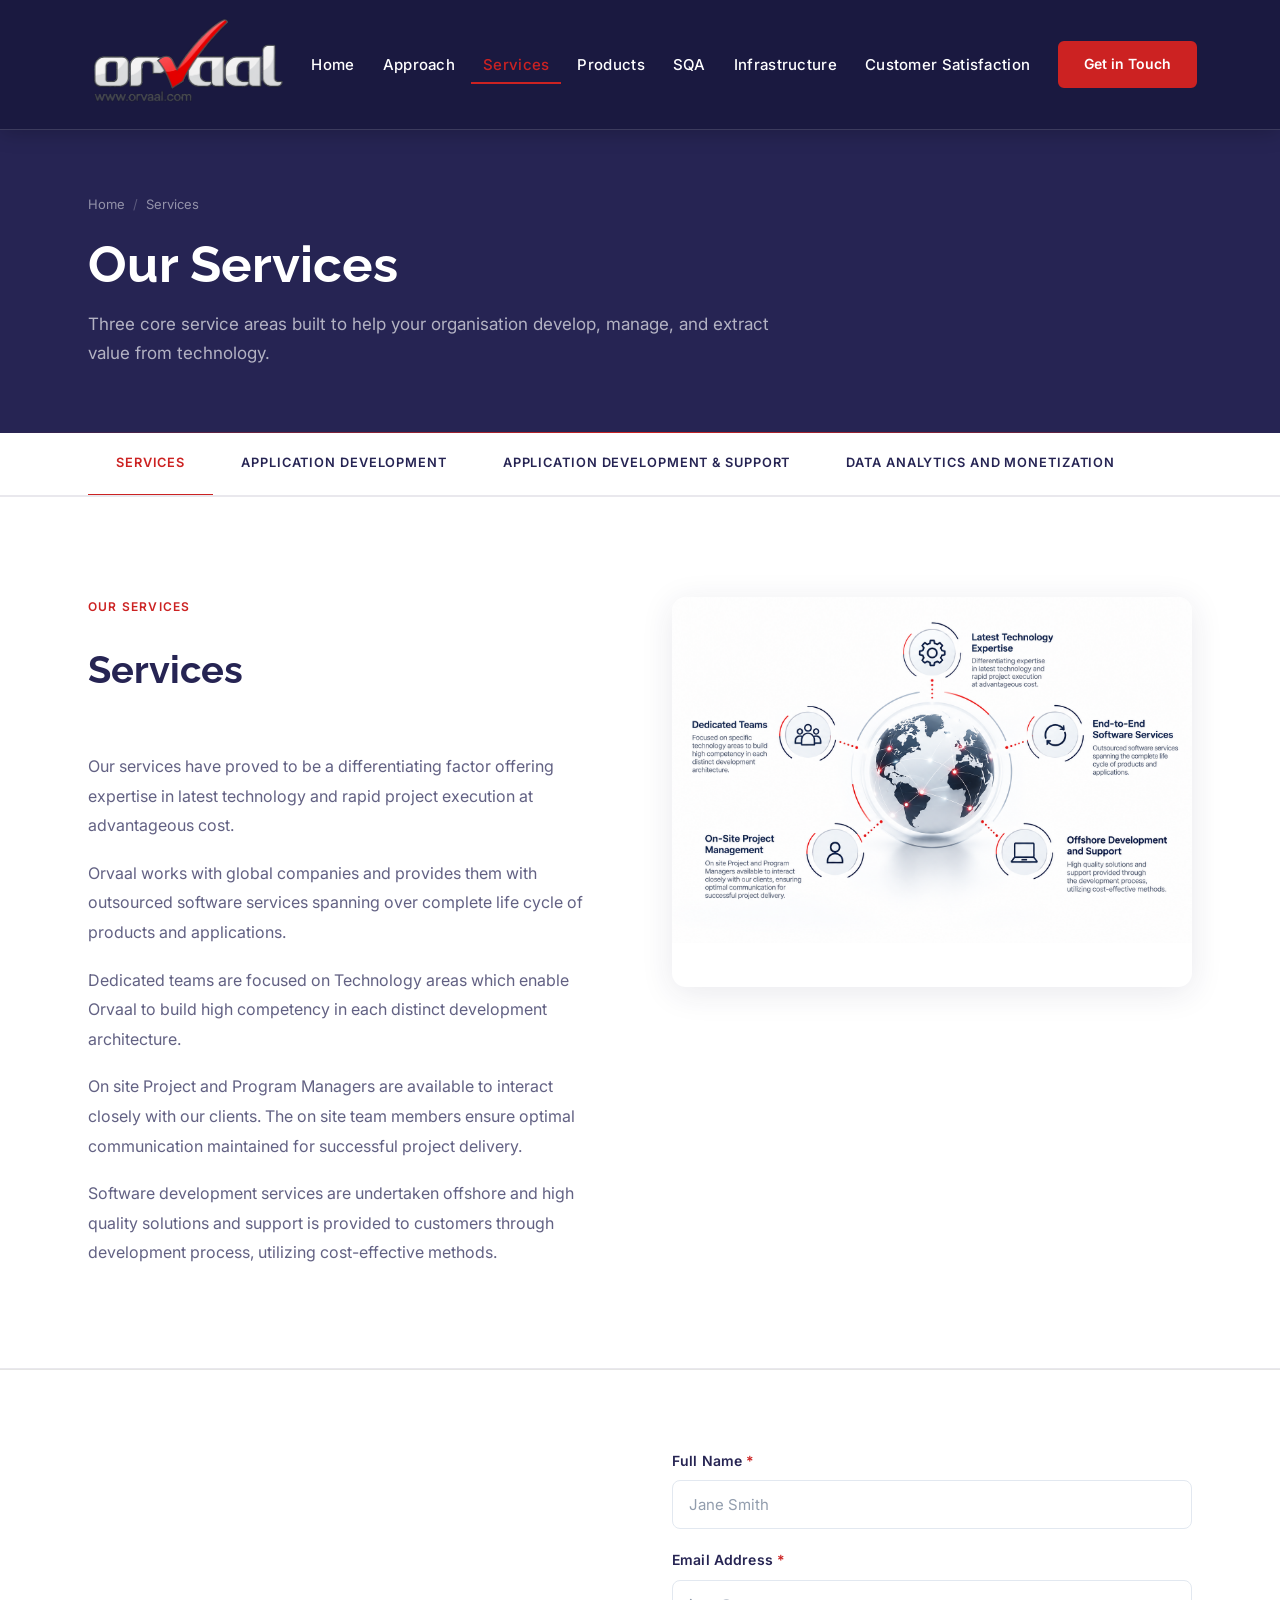
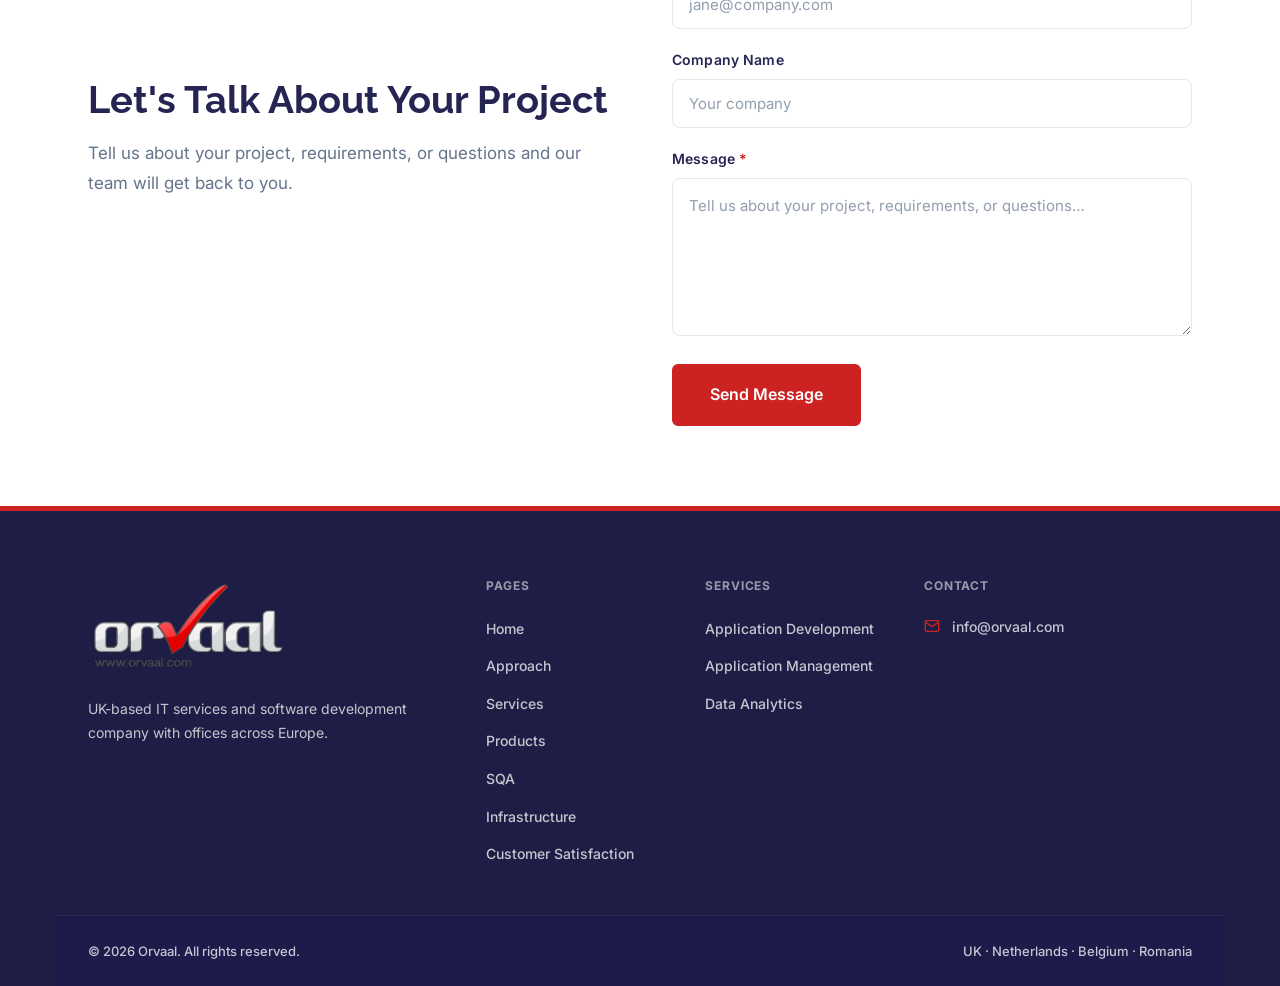
<file: services.html>
<!DOCTYPE html>
<html lang="en">
<head>
  <meta charset="UTF-8" />
  <meta name="viewport" content="width=device-width, initial-scale=1.0" />
  <meta name="description" content="Orvaal services — Application Development, Application Development &amp; Support, and Data Analytics and Monetization." />
  <title>Services | Orvaal</title>
  <link rel="stylesheet" href="css/style.css?v=5" />
  <style>
    /* ── Hero stack ── */
    .stack-section {
      position: sticky; top: 0; z-index: var(--s-z, 1);
      will-change: transform; isolation: isolate; overflow: hidden;
      box-shadow: 0 -8px 30px rgba(0,0,0,0.15);
      transform-origin: top center;
      transition: transform 0.5s cubic-bezier(0.22,1,0.36,1);
    }
    .stack-section + .stack-section { border-radius: 16px 16px 0 0; }
    .stack-section.is-stacked { transform: scale(0.95) translateY(-8px); }
    @media (prefers-reduced-motion: reduce) {
      .stack-section { transition: none !important; will-change: auto; }
      .stack-section.is-stacked { transform: none !important; }
    }
    @media (max-width: 768px) {
      .stack-section {
        position: relative !important; top: auto !important;
        transform: none !important; height: auto !important;
        min-height: auto !important; overflow: visible !important;
        box-shadow: none !important; border-radius: 0 !important;
        will-change: auto !important; isolation: auto !important;
      }
      .stack-section.is-stacked { transform: none !important; }
    }

    /* ── Service tab bar ── */
    .svc-tabs-bar {
      background: #ffffff;
      border-bottom: 2px solid rgba(38,36,83,0.1);
    }
    .svc-tabs-inner {
      display: flex;
      overflow-x: auto;
      -webkit-overflow-scrolling: touch;
      scrollbar-width: none;
    }
    .svc-tabs-inner::-webkit-scrollbar { display: none; }
    .svc-tab {
      flex-shrink: 0;
      background: transparent;
      border: none;
      border-bottom: 3px solid transparent;
      padding: 20px 28px;
      font-family: var(--font-sans);
      font-size: 0.8rem;
      font-weight: 600;
      letter-spacing: 0.07em;
      text-transform: uppercase;
      color: #262453;
      cursor: pointer;
      transition: color 0.2s ease, border-color 0.2s ease, background-color 0.2s ease;
      white-space: nowrap;
      margin-bottom: -2px;
    }
    @media (prefers-reduced-motion: reduce) {
      .svc-tab { transition: none; }
    }
    .svc-tab:hover {
      color: #CC2222;
      border-bottom-color: #CC2222;
      background-color: rgba(204,34,34,0.04);
    }
    .svc-tab[aria-selected="true"] {
      color: #CC2222;
      border-bottom-color: #CC2222;
      font-weight: 600;
      background-color: transparent;
    }
    .svc-tab:focus-visible {
      outline: 2px solid #262453;
      outline-offset: -2px;
      border-radius: 2px;
    }

    /* ── Panel visibility ── */
    .svc-panel[hidden] { display: none; }

    /* Contained image within panels */
    .svc-panel .split__image {
      border-radius: 14px;
      overflow: hidden;
      box-shadow: 0 6px 32px rgba(38,36,83,0.1);
      align-self: start;
    }
    .svc-panel .split__image img { width: 100%; height: auto; display: block; }

    /* Services intro — 5 paragraphs */
    .svc-intro-paras { display: flex; flex-direction: column; gap: 18px; margin-top: 24px; }
    .svc-intro-paras p {
      font-family: var(--font-sans);
      font-size: 1rem;
      line-height: 1.85;
      color: rgba(38,36,83,0.72);
      margin: 0;
    }

    /* Disable scroll-reveal inside tab panels — content must be visible on tab switch */
    .svc-panel .reveal,
    .svc-panel .reveal-delay-1 { opacity: 1 !important; transform: none !important; transition: none !important; }

    @media (max-width: 640px) {
      .svc-tab { padding: 15px 16px; font-size: 0.7rem; letter-spacing: 0.05em; }
    }
  </style>
</head>
<body>
  <header>
    <nav class="nav nav--scrolled" role="navigation" aria-label="Main navigation">
      <div class="nav__inner">
        <a href="index.html" class="nav__logo" aria-label="Orvaal — Home">
          <img src="assets/images/orvaal-logo.svg" alt="Orvaal" class="nav__logo-img" />
        </a>
        <ul class="nav__links" role="list">
          <li><a href="index.html" class="nav__link">Home</a></li>
          <li><a href="approach.html" class="nav__link">Approach</a></li>
          <li><a href="services.html" class="nav__link active" aria-current="page">Services</a></li>
          <li><a href="products.html" class="nav__link">Products</a></li>
          <li><a href="sqa.html" class="nav__link">SQA</a></li>
          <li><a href="infrastructure.html" class="nav__link">Infrastructure</a></li>
          <li><a href="customer-satisfaction.html" class="nav__link">Customer Satisfaction</a></li>
        </ul>
        <div class="nav__actions">
          <a href="mailto:info@orvaal.com" class="btn btn--primary btn--sm">Get in Touch</a>
          <button class="nav__hamburger" aria-label="Toggle mobile menu" aria-expanded="false" aria-controls="mobileMenu"><span></span><span></span><span></span></button>
        </div>
      </div>
    </nav>
    <div class="nav__mobile" id="mobileMenu">
      <a href="index.html" class="nav__mobile-link">Home</a>
      <a href="approach.html" class="nav__mobile-link">Approach</a>
      <a href="services.html" class="nav__mobile-link">Services</a>
      <a href="products.html" class="nav__mobile-link">Products</a>
      <a href="sqa.html" class="nav__mobile-link">SQA</a>
      <a href="infrastructure.html" class="nav__mobile-link">Infrastructure</a>
      <a href="customer-satisfaction.html" class="nav__mobile-link">Customer Satisfaction</a>
      <a href="mailto:info@orvaal.com" class="btn btn--primary nav__mobile-cta">Get in Touch</a>
    </div>
  </header>

  <main>
    <!-- Hero -->
    <section class="page-hero stack-section" style="--s-z:1;background:#262453;--bg-image:url('https://images.unsplash.com/photo-1518770660439-4636190af475?w=1920&q=60&auto=format&fit=crop');" aria-labelledby="page-title">
      <div class="container">
        <div class="page-hero__content">
          <nav class="page-hero__breadcrumb" aria-label="Breadcrumb">
            <a href="index.html">Home</a>
            <span class="page-hero__breadcrumb-sep" aria-hidden="true">/</span>
            <span aria-current="page">Services</span>
          </nav>
          <h1 class="page-hero__title" id="page-title">Our Services</h1>
          <!-- COPY PENDING CLIENT APPROVAL -->
          <p class="page-hero__subtitle">Three core service areas built to help your organisation develop, manage, and extract value from technology.</p>
        </div>
      </div>
    </section>

    <!-- Tab navigation -->
    <div class="svc-tabs-bar">
      <div class="container">
        <div class="svc-tabs-inner" role="tablist" aria-label="Service sections">
          <button class="svc-tab" role="tab" id="tab-services" aria-selected="true" aria-controls="panel-services" tabindex="0">Services</button>
          <button class="svc-tab" role="tab" id="tab-appdev" aria-selected="false" aria-controls="panel-appdev" tabindex="-1">Application Development</button>
          <button class="svc-tab" role="tab" id="tab-appsupport" aria-selected="false" aria-controls="panel-appsupport" tabindex="-1">Application Development &amp; Support</button>
          <button class="svc-tab" role="tab" id="tab-data" aria-selected="false" aria-controls="panel-data" tabindex="-1">Data Analytics and Monetization</button>
        </div>
      </div>
    </div>

    <!-- Panel 1: SERVICES -->
    <div role="tabpanel" id="panel-services" class="svc-panel" aria-labelledby="tab-services">
      <section class="section">
        <div class="container">
          <div class="split">
            <div class="split__content reveal">
              <span class="eyebrow">Our Services</span>
              <h2 class="section-title">Services</h2>
              <div class="svc-intro-paras">
                <p>Our services have proved to be a differentiating factor offering expertise in latest technology and rapid project execution at advantageous cost.</p>
                <p>Orvaal works with global companies and provides them with outsourced software services spanning over complete life cycle of products and applications.</p>
                <p>Dedicated teams are focused on Technology areas which enable Orvaal to build high competency in each distinct development architecture.</p>
                <p>On site Project and Program Managers are available to interact closely with our clients. The on site team members ensure optimal communication maintained for successful project delivery.</p>
                <p>Software development services are undertaken offshore and high quality solutions and support is provided to customers through development process, utilizing cost-effective methods.</p>
              </div>
            </div>
            <div class="split__image reveal reveal-delay-1">
              <img src="assets/images/services-overview.png" alt="Orvaal software services overview — dedicated teams, latest technology expertise, end-to-end software services, offshore development and support, on-site project management" width="800" height="600" />
            </div>
          </div>
        </div>
      </section>
    </div>

    <!-- Panel 2: APPLICATION DEVELOPMENT -->
    <div role="tabpanel" id="panel-appdev" class="svc-panel" aria-labelledby="tab-appdev">
      <section class="section">
        <div class="container">
          <div class="split">
            <div class="split__content reveal">
              <span class="eyebrow">Service 01</span>
              <h2 class="section-title">Application Development</h2>
              <p class="split__body">Orvaal is specialized in taking full responsibility for developing and maintaining entire applications. Our services include development of new applications, maintenance, support and upgrade of existing applications, porting applications to new platforms. Customer requirements are analyzed and translated into technical solutions that are integrated as part of the existing system architecture. As a dedicated service company, Orvaal has an extensive track record in performing high quality applications development for:</p>
              <div class="feature-list mt-6">
                <div class="feature-item">
                  <div class="feature-item__icon">
                    <svg width="18" height="18" viewBox="0 0 24 24" fill="none" stroke="currentColor" stroke-width="1.75" stroke-linecap="round" stroke-linejoin="round" aria-hidden="true"><circle cx="12" cy="12" r="10" fill="currentColor" fill-opacity="0.07"/><line x1="2" y1="12" x2="22" y2="12"/><path d="M12 2a15.3 15.3 0 0 1 4 10 15.3 15.3 0 0 1-4 10 15.3 15.3 0 0 1-4-10 15.3 15.3 0 0 1 4-10z"/></svg>
                  </div>
                  <div><p class="feature-item__title">E-Business solutions offered to customers for business functions integration through a common platform.</p></div>
                </div>
                <div class="feature-item">
                  <div class="feature-item__icon">
                    <svg width="18" height="18" viewBox="0 0 24 24" fill="none" stroke="currentColor" stroke-width="1.75" stroke-linecap="round" stroke-linejoin="round" aria-hidden="true"><rect x="2" y="3" width="20" height="14" rx="2" fill="currentColor" fill-opacity="0.08"/><line x1="8" y1="21" x2="16" y2="21"/><line x1="12" y1="17" x2="12" y2="21"/></svg>
                  </div>
                  <div><p class="feature-item__title">Web enabled application.</p></div>
                </div>
              </div>
            </div>
            <div class="split__image reveal reveal-delay-1">
              <img src="assets/images/services-app-development.png" alt="Application development services — new development, maintenance and support, application upgrades, porting, e-business solutions, web enabled applications" width="800" height="600" />
            </div>
          </div>
        </div>
      </section>
    </div>

    <!-- Panel 3: APPLICATION DEVELOPMENT & SUPPORT -->
    <!-- ⚠ DUPLICATION FLAG: Client document supplies identical content to Panel 2.        -->
    <!-- Requires client clarification before this panel can be updated with distinct copy. -->
    <div role="tabpanel" id="panel-appsupport" class="svc-panel" aria-labelledby="tab-appsupport">
      <section class="section section--alt">
        <div class="container">
          <div class="split split--reverse">
            <div class="split__image reveal">
              <img src="assets/images/services-app-dev-support.png" alt="Application development and support lifecycle — requirements analysis, technical design, development, maintenance, upgrade, platform porting, system integration" width="800" height="600" />
            </div>
            <div class="split__content reveal reveal-delay-1">
              <span class="eyebrow">Service 02</span>
              <h2 class="section-title">Application Development &amp; Support</h2>
              <p class="split__body">Orvaal is specialized in taking full responsibility for developing and maintaining entire applications. Our services include development of new applications, maintenance, support and upgrade of existing applications, porting applications to new platforms. Customer requirements are analyzed and translated into technical solutions that are integrated as part of the existing system architecture. As a dedicated service company, Orvaal has an extensive track record in performing high quality applications development for:</p>
              <div class="feature-list mt-6">
                <div class="feature-item">
                  <div class="feature-item__icon">
                    <svg width="18" height="18" viewBox="0 0 24 24" fill="none" stroke="currentColor" stroke-width="1.75" stroke-linecap="round" stroke-linejoin="round" aria-hidden="true"><circle cx="12" cy="12" r="10" fill="currentColor" fill-opacity="0.07"/><line x1="2" y1="12" x2="22" y2="12"/><path d="M12 2a15.3 15.3 0 0 1 4 10 15.3 15.3 0 0 1-4 10 15.3 15.3 0 0 1-4-10 15.3 15.3 0 0 1 4-10z"/></svg>
                  </div>
                  <div><p class="feature-item__title">E-Business solutions offered to customers for business functions integration through a common platform.</p></div>
                </div>
                <div class="feature-item">
                  <div class="feature-item__icon">
                    <svg width="18" height="18" viewBox="0 0 24 24" fill="none" stroke="currentColor" stroke-width="1.75" stroke-linecap="round" stroke-linejoin="round" aria-hidden="true"><rect x="2" y="3" width="20" height="14" rx="2" fill="currentColor" fill-opacity="0.08"/><line x1="8" y1="21" x2="16" y2="21"/><line x1="12" y1="17" x2="12" y2="21"/></svg>
                  </div>
                  <div><p class="feature-item__title">Web enabled application.</p></div>
                </div>
              </div>
            </div>
          </div>
        </div>
      </section>
    </div>

    <!-- Panel 4: DATA ANALYTICS AND MONETIZATION -->
    <div role="tabpanel" id="panel-data" class="svc-panel" aria-labelledby="tab-data">
      <section class="section">
        <div class="container">
          <div class="split">
            <div class="split__content reveal">
              <span class="eyebrow">Service 03</span>
              <h2 class="section-title">Data Analytics and Monetization</h2>
              <p class="split__body">Orvaal maintains in house expertise in data handling and analytics. We enable our clients to collect, clean, analyze, and process information from all available sources to help answer specific questions and find solution to specific problems. We utilize state of the art techniques and technologies in AI and predictive analytics to allow our clients to enhance their product, improve their customer care, increase revenues, and increase competitiveness. Our services include:</p>
              <div class="feature-list mt-6">
                <div class="feature-item">
                  <div class="feature-item__icon">
                    <svg width="18" height="18" viewBox="0 0 24 24" fill="none" stroke="currentColor" stroke-width="1.75" stroke-linecap="round" stroke-linejoin="round" aria-hidden="true"><polygon points="12 2 2 7 12 12 22 7 12 2" fill="currentColor" fill-opacity="0.12"/><polyline points="2 17 12 22 22 17"/><polyline points="2 12 12 17 22 12"/></svg>
                  </div>
                  <div><p class="feature-item__title">Analysis of the enterprise data landscape</p></div>
                </div>
                <div class="feature-item">
                  <div class="feature-item__icon">
                    <svg width="18" height="18" viewBox="0 0 24 24" fill="none" stroke="currentColor" stroke-width="1.75" stroke-linecap="round" stroke-linejoin="round" aria-hidden="true"><rect x="3" y="3" width="18" height="18" rx="2" fill="currentColor" fill-opacity="0.08"/><path d="M3 9h18"/><path d="M9 21V9"/></svg>
                  </div>
                  <div><p class="feature-item__title">Propose potential infrastructure and architecture solutions for data collection and handling</p></div>
                </div>
                <div class="feature-item">
                  <div class="feature-item__icon">
                    <svg width="18" height="18" viewBox="0 0 24 24" fill="none" stroke="currentColor" stroke-width="1.75" stroke-linecap="round" stroke-linejoin="round" aria-hidden="true"><rect x="3" y="10" width="4" height="11" rx="1" fill="currentColor" fill-opacity="0.1"/><rect x="9" y="4" width="4" height="17" rx="1" fill="currentColor" fill-opacity="0.18"/><rect x="15" y="7" width="4" height="14" rx="1" fill="currentColor" fill-opacity="0.1"/><line x1="2" y1="21" x2="22" y2="21"/></svg>
                  </div>
                  <div><p class="feature-item__title">Develop and promote specific toolsets for data collection, analytics and reporting</p></div>
                </div>
              </div>
            </div>
            <div class="split__image reveal reveal-delay-1">
              <img src="assets/images/services-data-analytics.png" alt="Data analytics services — enterprise data landscape analysis, infrastructure and architecture for data collection, toolsets for analytics and reporting" width="800" height="600" />
            </div>
          </div>
        </div>
      </section>
    </div>

    <section class="lead-form-section" aria-labelledby="lf-heading-sv">
      <div class="container">
        <div class="lead-form-section__inner">
          <div class="lead-form-section__intro">
            <h2 class="lead-form-section__heading" id="lf-heading-sv">Let's Talk About Your Project</h2>
            <p class="lead-form-section__copy">Tell us about your project, requirements, or questions and our team will get back to you.</p>
          </div>
          <div class="lead-form-section__form">
            <form id="lead-form-services" class="lead-form" action="contact-submit.php" method="post" novalidate>
              <input type="hidden" name="source_page" value="services" />
              <div class="form-group">
                <label class="form-label" for="lf-name-sv">Full Name <span aria-hidden="true">*</span></label>
                <input class="form-control" type="text" id="lf-name-sv" name="full_name" placeholder="Jane Smith" autocomplete="name" required />
              </div>
              <div class="form-group">
                <label class="form-label" for="lf-email-sv">Email Address <span aria-hidden="true">*</span></label>
                <input class="form-control" type="email" id="lf-email-sv" name="email" placeholder="jane@company.com" autocomplete="email" required />
              </div>
              <div class="form-group">
                <label class="form-label" for="lf-company-sv">Company Name</label>
                <input class="form-control" type="text" id="lf-company-sv" name="company" placeholder="Your company" autocomplete="organization" />
              </div>
              <div class="form-group">
                <label class="form-label" for="lf-message-sv">Message <span aria-hidden="true">*</span></label>
                <textarea class="form-control" id="lf-message-sv" name="message" placeholder="Tell us about your project, requirements, or questions…" rows="5" required></textarea>
              </div>
              <div class="form-submit">
                <button type="submit" class="btn btn--primary btn--lg">Send Message</button>
              </div>
            </form>
          </div>
        </div>
      </div>
    </section>
  </main>

  <footer class="footer" role="contentinfo">
    <div class="container">
      <div class="footer__grid">
        <div>
          <img src="assets/images/orvaal-logo.svg" alt="Orvaal" class="footer__logo-img" />
          <p class="footer__brand-desc">UK-based IT services and software development company with offices across Europe.</p>
        </div>
        <nav aria-label="Footer navigation">
          <p class="footer__heading">Pages</p>
          <ul class="footer__links">
            <li><a href="index.html" class="footer__link">Home</a></li>
            <li><a href="approach.html" class="footer__link">Approach</a></li>
            <li><a href="services.html" class="footer__link">Services</a></li>
            <li><a href="products.html" class="footer__link">Products</a></li>
            <li><a href="sqa.html" class="footer__link">SQA</a></li>
            <li><a href="infrastructure.html" class="footer__link">Infrastructure</a></li>
            <li><a href="customer-satisfaction.html" class="footer__link">Customer Satisfaction</a></li>
          </ul>
        </nav>
        <div>
          <p class="footer__heading">Services</p>
          <ul class="footer__links">
            <li><a href="services.html" class="footer__link">Application Development</a></li>
            <li><a href="services.html" class="footer__link">Application Management</a></li>
            <li><a href="services.html" class="footer__link">Data Analytics</a></li>
          </ul>
        </div>
        <address style="font-style:normal;">
          <p class="footer__heading">Contact</p>
          <div class="footer__contact-item">
            <svg class="footer__contact-icon" width="16" height="16" viewBox="0 0 24 24" fill="none" stroke="currentColor" stroke-width="2"><path d="M4 4h16c1.1 0 2 .9 2 2v12c0 1.1-.9 2-2 2H4c-1.1 0-2-.9-2-2V6c0-1.1.9-2 2-2z"/><polyline points="22,6 12,13 2,6"/></svg>
            <span class="footer__contact-text"><a href="mailto:info@orvaal.com" class="footer__link">info@orvaal.com</a></span>
          </div>
        </address>
      </div>
      <div class="footer__bottom">
        <p>© <span id="year">2026</span> Orvaal. All rights reserved.</p>
        <p>UK · Netherlands · Belgium · Romania</p>
      </div>
    </div>
  </footer>

  <script src="js/main.js"></script>
  <script>document.getElementById('year').textContent = new Date().getFullYear();</script>
  <script>
    (function () {
      var tabs   = Array.prototype.slice.call(document.querySelectorAll('.svc-tab'));
      var panels = Array.prototype.slice.call(document.querySelectorAll('.svc-panel'));

      /* Init: hide panels 2-4; panel 1 already visible */
      panels.forEach(function (p, i) { if (i > 0) p.hidden = true; });

      function activateTab(index) {
        tabs.forEach(function (t, i) {
          t.setAttribute('aria-selected', i === index ? 'true' : 'false');
          t.tabIndex = i === index ? 0 : -1;
        });
        panels.forEach(function (p, i) { p.hidden = i !== index; });
      }

      tabs.forEach(function (tab, i) {
        tab.addEventListener('click', function () { activateTab(i); });
        tab.addEventListener('keydown', function (e) {
          var n;
          if (e.key === 'ArrowRight') n = (i + 1) % tabs.length;
          else if (e.key === 'ArrowLeft') n = (i - 1 + tabs.length) % tabs.length;
          else if (e.key === 'Home') n = 0;
          else if (e.key === 'End') n = tabs.length - 1;
          else return;
          e.preventDefault();
          tabs[n].focus();
          activateTab(n);
        });
      });
    }());
  </script>
</body>
</html>
</file>
<file: css/style.css>
/* ============================================================
   Orvaal Design System
   Raleway (headings) + Inter (body)
   Primary: #0F172A  Accent: #3B82F6
   ============================================================ */

@import url('https://fonts.googleapis.com/css2?family=Raleway:wght@300;400;500;600;700;800&family=Inter:wght@300;400;500;600&display=swap');

/* ---- Tokens ---- */
:root {
  --color-primary:      #262453;
  --color-secondary:    #1E1B4B;
  --color-accent:       #CC2222;
  --color-accent-hover: #E02222;
  --color-accent-light: rgba(204,34,34,0.10);
  --color-gold:         #C8A55D;
  --color-gold-light:   rgba(200,165,93,0.11);
  --color-white:        #FFFFFF;
  --color-bg:           #FFFFFF;
  --color-bg-alt:       #F8F8FC;
  --color-bg-soft:      #F3F3F8;
  --color-bg-dark:      #262453;
  --color-bg-dark2:     #1E1B4B;
  --color-text:         #1A1A2E;
  --color-text-muted:   #64748B;
  --color-border:       #E2E8F0;
  --color-border-dark:  rgba(255,255,255,0.10);

  --font-serif: 'Raleway', -apple-system, sans-serif;
  --font-sans:  'Inter', -apple-system, sans-serif;

  --space-1:  4px;
  --space-2:  8px;
  --space-3:  12px;
  --space-4:  16px;
  --space-5:  20px;
  --space-6:  24px;
  --space-8:  32px;
  --space-10: 40px;
  --space-12: 48px;
  --space-16: 64px;
  --space-20: 80px;
  --space-24: 96px;

  --max-width: 1200px;
  --nav-height: 130px;

  --radius-sm:   4px;
  --radius-md:   8px;
  --radius-lg:   12px;
  --radius-xl:   20px;
  --radius-full: 9999px;

  --shadow-sm:  0 1px 3px rgba(0,0,0,0.08), 0 1px 2px rgba(0,0,0,0.06);
  --shadow-md:  0 4px 16px rgba(0,0,0,0.10);
  --shadow-lg:  0 12px 40px rgba(0,0,0,0.14);
  --shadow-blue: 0 8px 32px rgba(59,130,246,0.25);

  --transition-base:   200ms ease;
  --transition-smooth: 300ms ease;
}

/* ---- Reset ---- */
*, *::before, *::after { box-sizing: border-box; margin: 0; padding: 0; }
html { font-size: 16px; scroll-behavior: smooth; -webkit-tap-highlight-color: transparent; overflow-x: hidden; }
body { font-family: var(--font-sans); color: var(--color-text); background: var(--color-bg); line-height: 1.6; -webkit-font-smoothing: antialiased; overflow-x: hidden; }
img { display: block; max-width: 100%; height: auto; }
a { color: inherit; text-decoration: none; }
ul { list-style: none; }
button { cursor: pointer; border: none; background: none; font: inherit; }

/* ---- Typography ---- */
h1, h2, h3, h4 { font-family: var(--font-serif); line-height: 1.15; color: var(--color-primary); }
p { line-height: 1.75; }

/* ---- Layout ---- */
.container { width: 100%; max-width: var(--max-width); margin: 0 auto; padding: 0 var(--space-6); }
@media (min-width: 768px)  { .container { padding: 0 var(--space-8); } }
@media (min-width: 1280px) { .container { padding: 0 var(--space-12); } }

.section        { padding: calc(var(--space-20) + 20px) 0; border-bottom: 1px solid rgba(38,36,83,0.10); }
.section--alt   { background: var(--color-bg-alt); }
.section--soft  { background: var(--color-bg-soft); }
.section--dark  { background: var(--color-bg-dark); border-bottom: none; }
.section--dark2 { background: var(--color-bg-dark2); border-bottom: none; }

.section-header { margin-bottom: var(--space-12); }
.section-header--center { text-align: center; }
.section-header--center .section-subtitle { max-width: 620px; margin: 0 auto; }

.section-title {
  font-size: clamp(1.75rem, 3vw, 2.5rem);
  font-weight: 700;
  color: var(--color-primary);
  margin-bottom: var(--space-4);
}
.section-title--light { color: var(--color-white); }

.section-subtitle {
  font-size: 1rem;
  color: var(--color-text-muted);
  line-height: 1.75;
  margin-top: var(--space-3);
}
.section-subtitle--light { color: rgba(255,255,255,0.7); }

.eyebrow {
  display: inline-block;
  font-size: 0.75rem;
  font-weight: 600;
  letter-spacing: 0.1em;
  text-transform: uppercase;
  color: var(--color-accent);
  margin-bottom: var(--space-3);
}

/* ---- Buttons ---- */
.btn {
  display: inline-flex;
  align-items: center;
  gap: var(--space-2);
  font-family: var(--font-sans);
  font-weight: 600;
  font-size: 0.9375rem;
  padding: 13px 28px;
  border-radius: 6px;
  border: 2px solid transparent;
  transition: background var(--transition-base), border-color var(--transition-base), color var(--transition-base), box-shadow var(--transition-base), transform var(--transition-base);
  white-space: nowrap;
  text-decoration: none;
  cursor: pointer;
}
.btn:hover { transform: translateY(-1px); }
.btn:active { transform: none; }
.btn--primary { background: var(--color-accent); color: var(--color-white); border-color: var(--color-accent); }
.btn--primary:hover { background: var(--color-accent-hover); border-color: var(--color-accent-hover); box-shadow: var(--shadow-blue); }
.btn--outline { background: transparent; color: var(--color-white); border-color: rgba(255,255,255,0.4); }
.btn--outline:hover { background: var(--color-white); color: var(--color-primary); border-color: var(--color-white); }
.btn--outline-dark { background: transparent; color: var(--color-accent); border-color: var(--color-accent); }
.btn--outline-dark:hover { background: var(--color-accent-light); }
.btn--lg { padding: 16px 36px; font-size: 1rem; }
.btn--sm { padding: 9px 20px; font-size: 0.875rem; }
.nav__actions .btn--primary { padding: 10px 24px; }

/* ---- Navigation ---- */
.nav {
  position: fixed;
  top: 0; left: 0; right: 0;
  z-index: 1000;
  height: var(--nav-height);
  overflow: hidden;
  background: #1e1d45;
  border-bottom: 1px solid rgba(255,255,255,0.10);
  display: flex;
  align-items: center;
  transition: border-color var(--transition-smooth), box-shadow var(--transition-smooth), background var(--transition-smooth);
}
.nav--transparent { background: #1e1d45; }
.nav--scrolled { background: #1a1940; border-bottom: 1px solid rgba(255,255,255,0.15); box-shadow: 0 2px 20px rgba(0,0,0,0.22); }

.nav__inner {
  display: flex;
  align-items: center;
  justify-content: space-between;
  width: 100%;
  max-width: var(--max-width);
  margin: 0 auto;
  padding: 0 var(--space-6);
  gap: var(--space-4);
}
@media (min-width: 768px)  { .nav__inner { padding: 0 var(--space-8); } }
@media (min-width: 1280px) { .nav__inner { padding: 0 var(--space-12); } }

.nav__logo { display: flex; align-items: center; text-decoration: none; flex-shrink: 0; }
.nav__logo-tagline { display: block; font-size: 0.625rem; letter-spacing: 0.2em; text-transform: uppercase; color: rgba(255,255,255,0.55); text-align: center; line-height: 1; font-weight: 500; }
.nav__logo-img { height: 110px; width: auto; max-width: 320px; display: block; object-fit: contain; }
@media (max-width: 767px) {
  :root { --nav-height: 110px; }
  .nav__logo-img { height: 90px; max-width: 240px; }
  .nav__inner { padding: 0 var(--space-5); }
}

.nav__links {
  display: none;
  align-items: center;
  gap: var(--space-1);
  flex: 1;
  justify-content: center;
}
@media (min-width: 1060px) { .nav__links { display: flex; } }

.nav__link {
  font-size: 0.9375rem;
  font-weight: 500;
  letter-spacing: 0.02em;
  padding: var(--space-2) var(--space-3);
  border-radius: var(--radius-md);
  color: #FFFFFF;
  transition: color var(--transition-base), background var(--transition-base);
  white-space: nowrap;
}
.nav__link:hover { color: #CC2222; background: rgba(255,255,255,0.08); }
.nav__link.active { color: #CC2222; border-bottom: 2px solid #CC2222; border-radius: 0; }

.nav__actions { display: flex; align-items: center; gap: var(--space-3); flex-shrink: 0; }

.nav__hamburger {
  display: flex;
  flex-direction: column;
  gap: 5px;
  padding: var(--space-2);
  border-radius: var(--radius-md);
  min-height: 44px;
  min-width: 44px;
  justify-content: center;
  align-items: center;
}
@media (min-width: 1060px) { .nav__hamburger { display: none; } }
.nav__hamburger span { display: block; width: 22px; height: 2px; background: #ffffff; border-radius: 2px; transition: var(--transition-base); }

/* Mobile menu */
.nav__mobile {
  display: none;
  position: fixed;
  inset: var(--nav-height) 0 0 0;
  background: #262453;
  z-index: 999;
  padding: var(--space-6);
  flex-direction: column;
  gap: var(--space-2);
  overflow-y: auto;
  border-top: 1px solid rgba(255,255,255,0.10);
}
.nav__mobile.open { display: flex; }
.nav__mobile-link {
  font-size: 1rem;
  font-weight: 500;
  color: rgba(255,255,255,0.85);
  padding: var(--space-3) var(--space-4);
  border-radius: var(--radius-md);
  transition: background var(--transition-base), color var(--transition-base);
}
.nav__mobile-link:hover { background: rgba(255,255,255,0.08); color: #ffffff; }
.nav__mobile-cta { margin-top: var(--space-4); text-align: center; justify-content: center; }

/* ---- Hero ---- */
.hero {
  background: linear-gradient(135deg, #1a1940 0%, #262453 50%, #2d2860 100%);
  display: flex;
  align-items: center;
  justify-content: center;
  padding: calc(var(--nav-height) + 24px) 0 100px;
  position: relative;
  overflow: hidden;
}
.hero::before {
  content: '';
  position: absolute;
  inset: 0;
  background-image: radial-gradient(rgba(255,255,255,0.05) 1px, transparent 1px);
  background-size: 28px 28px;
  pointer-events: none;
  z-index: 0;
}
.hero::after {
  content: '';
  position: absolute;
  right: 0; bottom: 0;
  width: 70%; height: 70%;
  background: radial-gradient(circle at 80% 80%, rgba(204,34,34,0.15), transparent 60%);
  pointer-events: none;
  z-index: 0;
}
.hero__bg { display: none; }
.hero__gradient { display: none; }
.hero__shapes  { display: none; }

.hero__content {
  max-width: 720px;
  text-align: center;
  margin: 0 auto;
  position: relative;
  z-index: 1;
}
@media (max-width: 767px) {
  .hero { padding: calc(var(--nav-height) + var(--space-12)) 0 var(--space-12); }
}
.hero__eyebrow { color: rgba(255,255,255,0.55); margin-bottom: var(--space-5); }
.hero__title {
  font-family: var(--font-serif);
  font-size: clamp(2.5rem, 5.5vw, 4rem);
  font-weight: 800;
  color: #ffffff;
  line-height: 1.1;
  margin-bottom: var(--space-6);
}
.hero__title span { color: #CC2222; }
.hero__subtitle {
  font-size: clamp(1rem, 1.5vw, 1.125rem);
  color: rgba(255,255,255,0.75);
  line-height: 1.75;
  margin-bottom: var(--space-10);
  max-width: 560px;
  margin-left: auto;
  margin-right: auto;
}
.hero__actions { display: flex; gap: var(--space-4); flex-wrap: wrap; align-items: center; justify-content: center; }
/* Equal sizing + centered text for both hero CTAs */
.hero__actions .btn { min-width: 206px; justify-content: center; }
/* Ghost button scoped to hero — white outline on dark bg */
/* border matches .btn base (2px) so both hero CTAs have identical computed height */
.hero .btn--outline-dark {
  background: transparent;
  color: #ffffff;
  border: 2px solid rgba(255,255,255,0.45);
}
.hero .btn--outline-dark:hover { background: #ffffff; color: #262453; border-color: #ffffff; }
/* ---- Hero Stats Row (embedded in hero, Zapier-style) ---- */
.hero__stats {
  display: flex;
  gap: var(--space-10);
  flex-wrap: wrap;
  justify-content: center;
  margin-top: var(--space-10);
  padding-top: var(--space-8);
  border-top: 1px solid rgba(255,255,255,0.12);
}
.hero__stat { text-align: center; }
.hero__stat-number {
  font-family: var(--font-serif);
  font-size: clamp(1.75rem, 3vw, 2.25rem);
  font-weight: 700;
  color: var(--color-accent);
  line-height: 1;
  margin-bottom: 6px;
}
.hero__stat-label {
  font-size: 0.8125rem;
  color: rgba(255,255,255,0.65);
  letter-spacing: 0.02em;
}
@media (max-width: 600px) {
  /* Stacked centered CTAs — equal width, capped so they don't dominate the hero */
  .hero__actions { flex-direction: column; align-items: center; }
  .hero__actions .btn { width: min(100%, 290px); }
  .hero__stats {
    display: grid;
    grid-template-columns: repeat(2, minmax(0, 1fr));
    gap: var(--space-6);
  }
  .hero__stat-number { font-size: 1.5rem; }
}

.hero__scroll-indicator { display: none; }

/* ---- Page Hero ---- */
.page-hero {
  padding: calc(var(--nav-height) + var(--space-16)) 0 var(--space-16);
  background: var(--color-bg-dark);
  position: relative;
  overflow: hidden;
}
.page-hero::before {
  content: '';
  position: absolute;
  inset: 0;
  background-image: var(--bg-image);
  background-size: cover;
  background-position: center;
  opacity: 0.08;
}
.page-hero::after {
  content: '';
  position: absolute;
  bottom: 0; left: 0; right: 0;
  height: 1px;
  background: linear-gradient(90deg, transparent, var(--color-accent), transparent);
}
.page-hero__content { position: relative; z-index: 1; max-width: 700px; }
.page-hero__breadcrumb {
  display: flex;
  align-items: center;
  gap: var(--space-2);
  font-size: 0.8125rem;
  color: rgba(255,255,255,0.5);
  margin-bottom: var(--space-5);
}
.page-hero__breadcrumb a { color: rgba(255,255,255,0.5); }
.page-hero__breadcrumb a:hover { color: var(--color-accent); }
.page-hero__breadcrumb-sep { color: rgba(255,255,255,0.25); }
.page-hero__title {
  font-family: var(--font-serif);
  font-size: clamp(2rem, 4vw, 3.25rem);
  font-weight: 700;
  color: var(--color-white);
  line-height: 1.15;
  margin-bottom: var(--space-4);
}
.page-hero__subtitle { font-size: 1.0625rem; color: rgba(255,255,255,0.65); line-height: 1.75; }

/* ---- Showcase Image ---- */
.showcase {
  width: 100%;
  position: relative;
  overflow: hidden;
  height: 420px;
}
@media (min-width: 768px) { .showcase { height: 520px; } }
@media (min-width: 1280px) { .showcase { height: 600px; } }
.showcase__img {
  width: 100%;
  height: 100%;
  object-fit: cover;
  object-position: center 30%;
  display: block;
}
.showcase__overlay {
  position: absolute;
  inset: 0;
  background: linear-gradient(
    to bottom,
    rgba(15,23,42,0.35) 0%,
    rgba(15,23,42,0.05) 40%,
    rgba(15,23,42,0.05) 60%,
    rgba(15,23,42,0.35) 100%
  );
}
.showcase__label {
  position: absolute;
  bottom: var(--space-8);
  left: 50%;
  transform: translateX(-50%);
  display: flex;
  align-items: center;
  gap: var(--space-3);
  color: rgba(255,255,255,0.85);
  font-size: 0.8125rem;
  font-weight: 500;
  letter-spacing: 0.12em;
  text-transform: uppercase;
  white-space: nowrap;
}
.showcase__label::before,
.showcase__label::after {
  content: '';
  display: block;
  width: 48px;
  height: 1px;
  background: rgba(255,255,255,0.4);
}

/* ---- Services Strip ---- */
.services-strip {
  background: var(--color-white);
  border-bottom: 1px solid rgba(38,36,83,0.10);
  padding: calc(var(--space-16) + 20px) 0;
  border-radius: 20px 20px 0 0;
  margin-top: -20px;
  position: relative;
  z-index: 1;
}
.services-strip__grid {
  display: grid;
  grid-template-columns: 1fr;
  gap: var(--space-6);
}
@media (min-width: 768px) { .services-strip__grid { grid-template-columns: repeat(3, 1fr); } }

.services-strip__item {
  background: var(--color-white);
  border: 1px solid #E5E5E5;
  border-radius: 8px;
  padding: 32px;
  display: flex;
  flex-direction: column;
  align-items: flex-start;
  gap: var(--space-4);
  box-shadow: 0 2px 12px rgba(0,0,0,0.06);
  transition: box-shadow 0.2s ease, transform 0.2s ease, border-color 0.2s ease;
  position: relative;
  overflow: hidden;
}
.services-strip__item::before {
  content: '';
  position: absolute;
  left: 0; top: 0; bottom: 0;
  width: 3px;
  background: #CC2222;
  border-radius: 3px 0 0 3px;
  transform: scaleY(0);
  transform-origin: bottom;
  transition: transform 0.2s ease;
}
.services-strip__item:last-child { border-right: none; }
.services-strip__item:hover { box-shadow: 0 12px 40px rgba(38,36,83,0.12); transform: translateY(-6px); }
.services-strip__item:hover::before { transform: scaleY(1); }

.services-strip__dot { display: none; }

.services-strip__icon {
  display: flex;
  align-items: center;
  justify-content: center;
  width: 52px;
  height: 52px;
  background: var(--color-gold-light);
  border-radius: 12px;
  color: var(--color-gold);
  flex-shrink: 0;
  transition: background var(--transition-smooth), color var(--transition-smooth);
}
.services-strip__item:hover .services-strip__icon {
  background: rgba(200,165,93,0.18);
  color: var(--color-gold);
}
.services-strip__title { font-size: 1rem; font-weight: 700; color: var(--color-primary); font-family: var(--font-serif); }
.services-strip__desc { font-size: 0.875rem; color: var(--color-text-muted); line-height: 1.65; }

/* ---- Split Section ---- */
.split { display: grid; grid-template-columns: 1fr; gap: var(--space-12); align-items: center; }
@media (min-width: 900px) { .split { grid-template-columns: 1fr 1fr; gap: var(--space-16); } }
.split--reverse { }
@media (min-width: 900px) { .split--reverse .split__image { order: -1; } }
.split__image { border-radius: var(--radius-xl); overflow: hidden; aspect-ratio: 4/3; }
.split__image img { width: 100%; height: 100%; object-fit: cover; }
.split__content { display: flex; flex-direction: column; gap: var(--space-5); }
.split__body { font-size: 0.9375rem; color: var(--color-text-muted); line-height: 1.8; }
.split__body + .split__body { margin-top: var(--space-3); }
.split__actions { display: flex; gap: var(--space-4); flex-wrap: wrap; margin-top: var(--space-4); }

/* ---- About Stats Block (replaces image in split) ---- */
.stats-block { display: flex; flex-direction: column; gap: var(--space-4); }
.stats-block__grid {
  display: grid;
  grid-template-columns: 1fr 1fr;
  gap: var(--space-4);
}
.stats-block__item {
  padding: var(--space-6);
  background: var(--color-bg-alt);
  border-radius: var(--radius-lg);
  border-left: 3px solid var(--color-accent);
  transition: box-shadow var(--transition-smooth);
}
.stats-block__item:hover { box-shadow: 0 4px 16px rgba(38,36,83,0.08); }
.stats-block__number {
  font-family: var(--font-serif);
  font-size: clamp(2rem, 3vw, 2.75rem);
  font-weight: 700;
  color: var(--color-accent);
  line-height: 1;
  margin-bottom: 6px;
}
.stats-block__label {
  font-size: 0.875rem;
  font-weight: 600;
  color: var(--color-primary);
  margin-bottom: 2px;
}
.stats-block__desc { font-size: 0.8rem; color: var(--color-text-muted); line-height: 1.5; }

/* ---- Stats ---- */
.stats { background: var(--color-bg-dark); border-top: 3px solid var(--color-accent); padding: var(--space-12) 0; }
.stats__grid {
  display: grid;
  grid-template-columns: repeat(2, 1fr);
  gap: var(--space-8);
  text-align: center;
}
@media (min-width: 768px) { .stats__grid { grid-template-columns: repeat(4, 1fr); } }
.stat-item__number {
  font-family: var(--font-serif);
  font-size: clamp(2.5rem, 4vw, 3.5rem);
  font-weight: 700;
  color: var(--color-accent);
  line-height: 1;
  margin-bottom: var(--space-2);
}
.stat-item__label { font-size: 0.875rem; font-weight: 500; color: rgba(255,255,255,0.8); letter-spacing: 0.04em; }
/* Light variant — white bg stats section */
.stats--light { background: var(--color-white); border-top: none; border-bottom: 1px solid #E5E5E5; }
.stats--light .stat-item__label { color: var(--color-text-muted); }

/* ---- Service Cards ---- */
.services-grid {
  display: grid;
  grid-template-columns: 1fr;
  gap: var(--space-8);
}
@media (min-width: 768px) { .services-grid { grid-template-columns: repeat(2, 1fr); } }
@media (min-width: 1024px) { .services-grid { grid-template-columns: repeat(3, 1fr); } }

.service-card {
  background: var(--color-white);
  border: 1px solid var(--color-border);
  border-radius: var(--radius-xl);
  padding: var(--space-8);
  transition: box-shadow var(--transition-smooth), transform var(--transition-smooth), border-color var(--transition-smooth);
}
.service-card:hover { box-shadow: 0 4px 20px rgba(38,36,83,0.08); transform: translateY(-4px); border-color: var(--color-accent); }
.service-card__icon {
  width: 56px; height: 56px;
  background: var(--color-gold-light);
  border-radius: var(--radius-lg);
  display: flex; align-items: center; justify-content: center;
  color: var(--color-gold);
  margin-bottom: var(--space-5);
}
.service-card__title { font-size: 1.175rem; font-weight: 700; color: var(--color-primary); margin-bottom: var(--space-3); }
.service-card__desc { font-size: 0.9rem; color: var(--color-text-muted); line-height: 1.75; margin-bottom: var(--space-5); }
.service-card__list { display: flex; flex-direction: column; gap: var(--space-2); }
.service-card__list li {
  display: flex; align-items: flex-start; gap: var(--space-2);
  font-size: 0.875rem; color: var(--color-text-muted);
}
.service-card__list li::before {
  content: '';
  width: 6px; height: 6px;
  background: var(--color-accent);
  border-radius: 50%;
  margin-top: 7px;
  flex-shrink: 0;
}

/* ---- Product Cards ---- */
.products-grid {
  display: grid;
  grid-template-columns: 1fr;
  gap: var(--space-6);
}
@media (min-width: 640px)  { .products-grid { grid-template-columns: repeat(2, 1fr); } }
@media (min-width: 1280px) { .products-grid { grid-template-columns: repeat(4, 1fr); } }

.product-card {
  background: var(--color-white);
  border: 1px solid var(--color-border);
  border-radius: var(--radius-xl);
  padding: var(--space-8);
  position: relative;
  overflow: hidden;
  transition: border-color var(--transition-smooth), box-shadow var(--transition-smooth), transform var(--transition-smooth);
}
.product-card::before {
  content: '';
  position: absolute;
  left: 0; top: 0; bottom: 0;
  width: 3px;
  background: var(--color-accent);
  border-radius: 3px 0 0 3px;
  transform: scaleY(0);
  transform-origin: bottom;
  transition: transform var(--transition-smooth);
}
.product-card:hover { border-color: rgba(204,34,34,0.3); box-shadow: 0 12px 40px rgba(38,36,83,0.12); transform: translateY(-6px); }
.product-card:hover::before { transform: scaleY(1); }
.product-card__badge {
  display: inline-block;
  align-self: flex-start;
  font-size: 0.6875rem;
  font-weight: 600;
  letter-spacing: 0.08em;
  text-transform: uppercase;
  color: var(--color-white);
  background: var(--color-accent);
  padding: 4px 12px;
  border-radius: var(--radius-full);
  margin-bottom: var(--space-4);
}
.product-card__title { font-size: 1.25rem; font-weight: 700; color: var(--color-primary); margin-bottom: var(--space-3); }
.product-card__desc { font-size: 0.9rem; color: var(--color-text-muted); line-height: 1.75; }

/* ---- Approach / Pillar Cards ---- */
.pillars-grid {
  display: grid;
  grid-template-columns: 1fr;
  gap: var(--space-6);
}
@media (min-width: 640px) { .pillars-grid { grid-template-columns: repeat(2, 1fr); } }
@media (min-width: 1024px) { .pillars-grid { grid-template-columns: repeat(5, 1fr); } }

.pillar-card {
  text-align: left;
  padding: var(--space-8) var(--space-6);
  border: 1px solid var(--color-border);
  border-radius: var(--radius-xl);
  background: linear-gradient(135deg, #fff 0%, #f8f8fc 100%);
  position: relative;
  overflow: hidden;
  transition: box-shadow var(--transition-smooth), transform var(--transition-smooth);
}
.pillar-card:hover { box-shadow: 0 12px 40px rgba(38,36,83,0.10); transform: translateY(-4px); }
.pillar-card__number {
  font-family: var(--font-serif);
  font-size: 56px;
  font-weight: 800;
  color: #CC2222;
  opacity: 1;
  line-height: 1;
  display: block;
  margin-bottom: 12px;
}
.pillar-card__title { font-size: 1rem; font-weight: 700; color: var(--color-primary); margin-bottom: var(--space-3); }
.pillar-card__desc { font-size: 0.8125rem; color: var(--color-text-muted); line-height: 1.7; }

/* ---- Feature List ---- */
.feature-list { display: flex; flex-direction: column; gap: var(--space-5); }
.feature-item { display: flex; gap: var(--space-4); align-items: flex-start; }
.feature-item__icon {
  width: 40px; height: 40px;
  background: var(--color-gold-light);
  border-radius: var(--radius-md);
  display: flex; align-items: center; justify-content: center;
  color: var(--color-gold);
  flex-shrink: 0;
}
.feature-item__title { font-size: 0.9375rem; font-weight: 600; color: var(--color-primary); margin-bottom: var(--space-1); }
.feature-item__desc { font-size: 0.875rem; color: var(--color-text-muted); line-height: 1.65; }

/* ---- Dark Feature List ---- */
.feature-item--dark .feature-item__icon { background: rgba(200,165,93,0.15); }
.feature-item--dark .feature-item__title { color: var(--color-white); }
.feature-item--dark .feature-item__desc { color: rgba(255,255,255,0.55); }

/* ---- Milestone Timeline ---- */
.milestone-list { display: flex; flex-direction: column; gap: 0; }
@media (min-width: 768px) { .milestone-list { flex-direction: row; } }
.milestone-item {
  flex: 1;
  padding: var(--space-8);
  border-bottom: 2px solid var(--color-border);
  position: relative;
}
@media (min-width: 768px) { .milestone-item { border-bottom: none; border-right: 1px solid var(--color-border); } }
.milestone-item:last-child { border: none; }
.milestone-item__step {
  font-size: 0.6875rem;
  font-weight: 700;
  letter-spacing: 0.1em;
  text-transform: uppercase;
  color: var(--color-accent);
  margin-bottom: var(--space-3);
}
.milestone-item__percent {
  font-family: var(--font-serif);
  font-size: 2.5rem;
  font-weight: 800;
  color: var(--color-primary);
  line-height: 1;
  margin-bottom: var(--space-3);
}
.milestone-item__title { font-size: 1rem; font-weight: 600; color: var(--color-primary); margin-bottom: var(--space-2); }
.milestone-item__desc { font-size: 0.875rem; color: var(--color-text-muted); line-height: 1.65; }

/* ---- Info Grid (infrastructure etc) ---- */
.info-grid {
  display: grid;
  grid-template-columns: 1fr;
  gap: var(--space-6);
}
@media (min-width: 640px) { .info-grid { grid-template-columns: repeat(2, 1fr); } }
@media (min-width: 1024px) { .info-grid { grid-template-columns: repeat(3, 1fr); } }
.info-card {
  padding: var(--space-8);
  background: var(--color-white);
  border: 1px solid var(--color-border);
  border-radius: var(--radius-xl);
  transition: box-shadow var(--transition-smooth);
}
.info-card:hover { box-shadow: var(--shadow-md); }
.info-card__icon { color: var(--color-gold); margin-bottom: var(--space-4); }
.info-card__title { font-size: 1rem; font-weight: 700; color: var(--color-primary); margin-bottom: var(--space-3); }
.info-card__desc { font-size: 0.875rem; color: var(--color-text-muted); line-height: 1.7; }

/* ---- CTA Banner ---- */
.cta-banner {
  background: linear-gradient(135deg, var(--color-secondary) 0%, var(--color-bg-dark) 100%);
  padding: var(--space-20) 0;
  position: relative;
  overflow: hidden;
  border-bottom: 3px solid #CC2222;
}
.cta-banner::before {
  content: '';
  position: absolute;
  width: 500px; height: 500px;
  background: radial-gradient(circle, rgba(59,130,246,0.18) 0%, transparent 70%);
  top: -100px; right: -100px;
  pointer-events: none;
}
.cta-banner__content { text-align: center; position: relative; z-index: 1; }
.cta-banner__title { font-family: var(--font-serif); font-size: clamp(2rem, 4vw, 3rem); font-weight: 700; color: var(--color-white); margin-bottom: var(--space-4); }
.cta-banner__subtitle { font-size: 1.0625rem; color: rgba(255,255,255,0.65); margin-bottom: var(--space-10); max-width: 520px; margin-left: auto; margin-right: auto; }
.cta-banner__actions { display: flex; gap: var(--space-4); justify-content: center; flex-wrap: wrap; }
.cta-banner__email { color: rgba(255,255,255,0.65); font-size: 0.9375rem; display: flex; align-items: center; gap: var(--space-2); }
.cta-banner__email:hover { color: var(--color-accent); }
/* Light variant */
.cta-banner--light { background: var(--color-white); border-top: 1px solid #E5E5E5; border-bottom: 1px solid #E5E5E5; }
.cta-banner--light::before { display: none; }
.cta-banner--light .cta-banner__title { color: var(--color-primary); }
.cta-banner--light .cta-banner__subtitle { color: var(--color-text-muted); }
.cta-banner--light .cta-banner__email { color: var(--color-text-muted); }
.cta-banner--light .cta-banner__email:hover { color: var(--color-accent); }

/* ---- Lead Form Section — standardized page CTA ---- */
.lead-form-section {
  background: var(--color-white);
  border-top: 1px solid #E5E5E5;
  border-bottom: 3px solid var(--color-accent);
  padding: var(--space-20) 0;
}
.lead-form-section__inner {
  display: grid;
  grid-template-columns: 1fr 1fr;
  gap: clamp(40px, 5vw, 64px);
  align-items: center;
}
.lead-form-section__heading {
  font-family: var(--font-serif);
  font-size: clamp(1.75rem, 3vw, 2.5rem);
  font-weight: 700;
  color: var(--color-primary);
  margin-bottom: var(--space-4);
  line-height: 1.2;
}
.lead-form-section__copy {
  font-size: 1.0625rem;
  color: var(--color-text-muted);
  line-height: 1.75;
}
.lead-form {
  display: flex;
  flex-direction: column;
  gap: var(--space-5);
}
@media (max-width: 900px) {
  .lead-form-section__inner { grid-template-columns: 1fr; gap: var(--space-10); }
}
@media (max-width: 640px) {
  .lead-form-section { padding: var(--space-16) 0; }
  .lead-form-section .form-submit .btn { width: 100%; justify-content: center; }
  /* Mobile: clearer vertical hierarchy — heading > copy > form */
  .lead-form-section__heading { margin-bottom: var(--space-5); }
  .lead-form-section__copy { margin-bottom: var(--space-4); }
}

/* ---- Footer ---- */
.footer { background: #1e1d45; padding: var(--space-16) 0 0; border-top: 2px solid var(--color-accent); }
.footer__grid {
  display: grid;
  grid-template-columns: 1fr;
  gap: var(--space-10);
  padding-bottom: var(--space-12);
}
@media (min-width: 640px) { .footer__grid { grid-template-columns: repeat(2, 1fr); } }
@media (min-width: 1024px) { .footer__grid { grid-template-columns: 2fr 1fr 1fr 1.5fr; } }
.footer__brand-name { font-family: var(--font-sans); font-size: 1.25rem; font-weight: 600; color: var(--color-white); margin-bottom: var(--space-3); }
.footer__logo-img { height: 110px; width: auto; max-width: 320px; display: block; margin-bottom: var(--space-3); object-fit: contain; }
@media (max-width: 767px) { .footer__logo-img { height: 90px; max-width: 240px; } }
.footer__brand-desc { font-family: var(--font-sans); font-size: 0.875rem; color: rgba(255,255,255,0.75); line-height: 1.75; margin-bottom: var(--space-5); }
.footer__badge {
  display: inline-flex; align-items: center; gap: var(--space-2);
  font-family: var(--font-sans); font-size: 0.75rem; font-weight: 500;
  color: var(--color-accent);
  background: rgba(59,130,246,0.1);
  padding: 4px 10px; border-radius: var(--radius-full);
  margin-right: var(--space-2); margin-bottom: var(--space-2);
}
.footer__heading { font-family: var(--font-sans); font-size: 0.75rem; font-weight: 700; letter-spacing: 0.08em; text-transform: uppercase; color: rgba(255,255,255,0.55); margin-bottom: var(--space-5); }
.footer__links { display: flex; flex-direction: column; gap: var(--space-3); }
.footer__link { font-family: var(--font-sans); font-size: 0.875rem; font-weight: 500; color: rgba(255,255,255,0.75); transition: color var(--transition-base); }
.footer__link:hover { color: var(--color-accent); }
.footer__contact-item { display: flex; align-items: flex-start; gap: var(--space-3); margin-bottom: var(--space-4); }
.footer__contact-icon { color: var(--color-accent); flex-shrink: 0; margin-top: 2px; }
.footer__contact-text { font-family: var(--font-sans); font-size: 0.875rem; font-weight: 500; color: rgba(255,255,255,0.75); line-height: 1.55; }
.footer__bottom {
  background: #1E1B4B;
  border-top: 1px solid rgba(255,255,255,0.06);
  padding: var(--space-6) var(--space-6);
  margin: 0 calc(-1 * var(--space-6));
  display: flex;
  flex-wrap: wrap;
  justify-content: space-between;
  align-items: center;
  gap: var(--space-4);
  font-family: var(--font-sans); font-size: 0.8125rem; font-weight: 500;
  color: rgba(255,255,255,0.75);
}
@media (min-width: 768px) {
  .footer__bottom { margin: 0 calc(-1 * var(--space-8)); padding-left: var(--space-8); padding-right: var(--space-8); }
}

/* ---- Highlight boxes ---- */
.highlight-box {
  background: var(--color-accent-light);
  border: 1px solid rgba(59,130,246,0.2);
  border-radius: var(--radius-lg);
  padding: var(--space-5) var(--space-6);
  font-size: 0.9rem;
  color: var(--color-text);
  line-height: 1.7;
}
.highlight-box strong { color: var(--color-accent); }

/* ---- Tag pills ---- */
.tag-list { display: flex; flex-wrap: wrap; gap: var(--space-2); margin-top: var(--space-4); }
.tag {
  font-size: 0.75rem; font-weight: 500;
  color: var(--color-accent);
  background: var(--color-accent-light);
  padding: 4px 12px; border-radius: var(--radius-full);
  border: 1px solid rgba(59,130,246,0.2);
}

/* ---- Contact Page ---- */
.contact-grid {
  display: grid;
  grid-template-columns: 1fr;
  gap: var(--space-12);
  align-items: start;
}
@media (min-width: 900px) {
  .contact-grid { grid-template-columns: 1fr 380px; gap: var(--space-16); }
}

.contact-form { display: flex; flex-direction: column; gap: var(--space-5); }

.form-row {
  display: grid;
  grid-template-columns: 1fr;
  gap: var(--space-5);
}
@media (min-width: 600px) { .form-row { grid-template-columns: 1fr 1fr; } }

.form-group { display: flex; flex-direction: column; gap: var(--space-2); }

.form-label {
  font-size: 0.875rem;
  font-weight: 600;
  color: var(--color-primary);
  letter-spacing: 0.01em;
}
.form-label span { color: var(--color-accent); }

.form-control {
  width: 100%;
  padding: 14px var(--space-4);
  font-family: var(--font-sans);
  font-size: 0.9375rem;
  color: var(--color-text);
  background: var(--color-white);
  border: 1.5px solid var(--color-border);
  border-radius: var(--radius-md);
  transition: border-color var(--transition-base), box-shadow var(--transition-base);
  outline: none;
  -webkit-appearance: none;
}
.form-control::placeholder { color: var(--color-text-muted); opacity: 0.7; }
.form-control:focus {
  border-color: var(--color-accent);
  box-shadow: 0 0 0 3px rgba(59,130,246,0.12);
}
textarea.form-control { resize: vertical; min-height: 148px; line-height: 1.7; }
select.form-control { cursor: pointer; background-image: url("data:image/svg+xml,%3Csvg xmlns='http://www.w3.org/2000/svg' width='16' height='16' viewBox='0 0 24 24' fill='none' stroke='%2364748B' stroke-width='2'%3E%3Cpolyline points='6 9 12 15 18 9'/%3E%3C/svg%3E"); background-repeat: no-repeat; background-position: right 14px center; padding-right: 40px; }

.form-control.is-invalid { border-color: #cc2222; box-shadow: 0 0 0 3px rgba(204,34,34,0.12); }
.form-submit { margin-top: var(--space-2); }

/* Success state */
.contact-success {
  display: none;
  text-align: center;
  padding: var(--space-16) var(--space-8);
  background: var(--color-bg-alt);
  border-radius: var(--radius-xl);
  border: 1px solid var(--color-border);
}
.contact-success.visible { display: block; }
.contact-success__icon {
  width: 64px; height: 64px;
  background: var(--color-accent);
  border-radius: 50%;
  display: flex; align-items: center; justify-content: center;
  margin: 0 auto var(--space-6);
  color: #fff;
}
.contact-success__title { font-family: var(--font-serif); font-size: 1.75rem; font-weight: 700; color: var(--color-primary); margin-bottom: var(--space-3); }
.contact-success__text { color: var(--color-text-muted); font-size: 1rem; line-height: 1.75; }

/* Info sidebar */
.contact-info-box {
  background: var(--color-bg-dark);
  border-radius: var(--radius-xl);
  padding: var(--space-8);
  color: var(--color-white);
  position: sticky;
  top: calc(var(--nav-height) + var(--space-6));
}
.contact-info-box__title { font-family: var(--font-serif); font-size: 1.25rem; font-weight: 700; color: var(--color-white); margin-bottom: var(--space-6); }
.contact-info-item {
  display: flex;
  gap: var(--space-4);
  align-items: flex-start;
  padding: var(--space-5) 0;
  border-bottom: 1px solid var(--color-border-dark);
}
.contact-info-item:last-child { border-bottom: none; padding-bottom: 0; }
.contact-info-item__icon {
  width: 40px; height: 40px;
  background: var(--color-accent-light);
  border-radius: var(--radius-md);
  display: flex; align-items: center; justify-content: center;
  color: var(--color-accent);
  flex-shrink: 0;
}
.contact-info-item__label { font-size: 0.75rem; font-weight: 600; color: rgba(255,255,255,0.45); text-transform: uppercase; letter-spacing: 0.08em; margin-bottom: var(--space-1); }
.contact-info-item__value { font-size: 0.9375rem; color: rgba(255,255,255,0.85); line-height: 1.6; }
.contact-info-item__value a { color: var(--color-accent); }
.contact-info-item__value a:hover { text-decoration: underline; }

/* ---- Contact Page — Mobile ---- */
@media (max-width: 899px) {

  /* Stack as plain blocks — form first, info second */
  .contact-grid {
    display: block;
  }

  /* Info box sits below the form with top margin */
  .contact-grid > div:last-child {
    margin-top: var(--space-10);
  }

  /* Info box: compact single-column list */
  .contact-info-box {
    position: static;
    padding: var(--space-6);
    border-radius: var(--radius-lg);
  }
  .contact-info-box__title {
    font-size: 1rem;
    margin-bottom: var(--space-5);
  }
  .contact-info-item {
    padding: var(--space-4) 0;
    gap: var(--space-3);
    align-items: center;
  }
  .contact-info-item__icon {
    width: 36px;
    height: 36px;
    flex-shrink: 0;
  }
  .contact-info-item__label { font-size: 0.7rem; }
  .contact-info-item__value { font-size: 0.875rem; line-height: 1.55; }

  /* Form: every field full-width, clear stacking */
  .contact-form {
    display: flex;
    flex-direction: column;
    gap: var(--space-5);
  }
  .form-row {
    display: flex;
    flex-direction: column;
    gap: var(--space-5);
  }
  .form-group {
    display: flex;
    flex-direction: column;
    gap: var(--space-2);
    width: 100%;
  }
  .form-label {
    display: block;
    font-size: 0.875rem;
  }
  .form-control {
    display: block;
    width: 100%;
    font-size: 16px; /* prevents iOS auto-zoom on focus */
    padding: 14px var(--space-4);
  }
  textarea.form-control {
    min-height: 130px;
  }

  /* Full-width submit button */
  .form-submit {
    margin-top: var(--space-2);
  }
  .form-submit .btn--lg {
    width: 100%;
    display: block;
    text-align: center;
    padding: 18px var(--space-6);
    font-size: 1rem;
  }
}

/* ---- Scroll Animations ---- */
.reveal { opacity: 0; transform: translateY(20px); transition: opacity 0.55s ease-out, transform 0.55s ease-out; }
.reveal.visible { opacity: 1; transform: translateY(0); }
.reveal-delay-1 { transition-delay: 0.1s; }
.reveal-delay-2 { transition-delay: 0.2s; }
.reveal-delay-3 { transition-delay: 0.3s; }
.reveal-delay-4 { transition-delay: 0.4s; }

/* ---- Utilities ---- */
.text-accent { color: var(--color-accent); }
.text-white { color: var(--color-white); }
.text-muted { color: var(--color-text-muted); }
.mt-6 { margin-top: var(--space-6); }
.mt-8 { margin-top: var(--space-8); }

/* ---- Hero Entrance Animations ---- */
@keyframes heroFadeUp {
  from { opacity: 0; transform: translateY(24px); }
  to   { opacity: 1; transform: translateY(0); }
}
.hero__eyebrow  { animation: heroFadeUp 0.6s cubic-bezier(0.22,1,0.36,1) 0.10s both; }
.hero__title    { animation: heroFadeUp 0.7s cubic-bezier(0.22,1,0.36,1) 0.25s both; }
.hero__subtitle { animation: heroFadeUp 0.7s cubic-bezier(0.22,1,0.36,1) 0.40s both; }
.hero__actions  { animation: heroFadeUp 0.6s cubic-bezier(0.22,1,0.36,1) 0.55s both; }
.hero__stats    { animation: heroFadeUp 0.6s cubic-bezier(0.22,1,0.36,1) 0.70s both; }

/* ---- Pillar Card Numbers ---- */

/* ---- prefers-reduced-motion ---- */
@media (prefers-reduced-motion: reduce) {
  .hero__eyebrow,
  .hero__title,
  .hero__subtitle,
  .hero__actions,
  .hero__stats { animation: none; opacity: 1; transform: none; }
  .reveal { transition: none; opacity: 1; transform: none; }
  *, *::before, *::after {
    animation-duration: 0.01ms !important;
    transition-duration: 0.01ms !important;
  }
}

/* ── Stack effect removed globally — sections scroll naturally everywhere ── */
.stack-section,
.stack-section + .stack-section,
.stack-section.is-stacked {
  position: relative !important;
  top: auto !important;
  transform: none !important;
  overflow: visible !important;
  box-shadow: none !important;
  border-radius: 0 !important;
  will-change: auto !important;
  isolation: auto !important;
  transition: none !important;
}
/* CTA banner must keep overflow:hidden so its ::before circle doesn't bleed */
.cta-banner { overflow: hidden !important; }

/* ── Mobile: additional layout resets ── */
@media (max-width: 768px) {
  /* Kill sticky stacking — sections flow normally */
  .stack-section {
    position: relative !important;
    top: auto !important;
    transform: none !important;
    height: auto !important;
    min-height: auto !important;
    overflow: visible !important;
    box-shadow: none !important;
    border-radius: 0 !important;
    will-change: auto !important;
    isolation: auto !important;
  }
  .stack-section.is-stacked {
    transform: none !important;
  }
  /* Remove overflow hidden from every section type except CTA banner */
  .section,
  .section--alt,
  .section--soft,
  .section--dark,
  .page-hero,
  .hero {
    overflow: visible !important;
    height: auto !important;
    min-height: auto !important;
  }
  /* Comfortable vertical padding on content sections */
  .section,
  .section--alt,
  .section--soft,
  .section--dark {
    padding-top: 60px !important;
    padding-bottom: 60px !important;
  }
  /* Hero sections: preserve nav-height offset */
  .page-hero {
    padding-top: calc(var(--nav-height) + 40px) !important;
    padding-bottom: 60px !important;
  }
}
</file>
